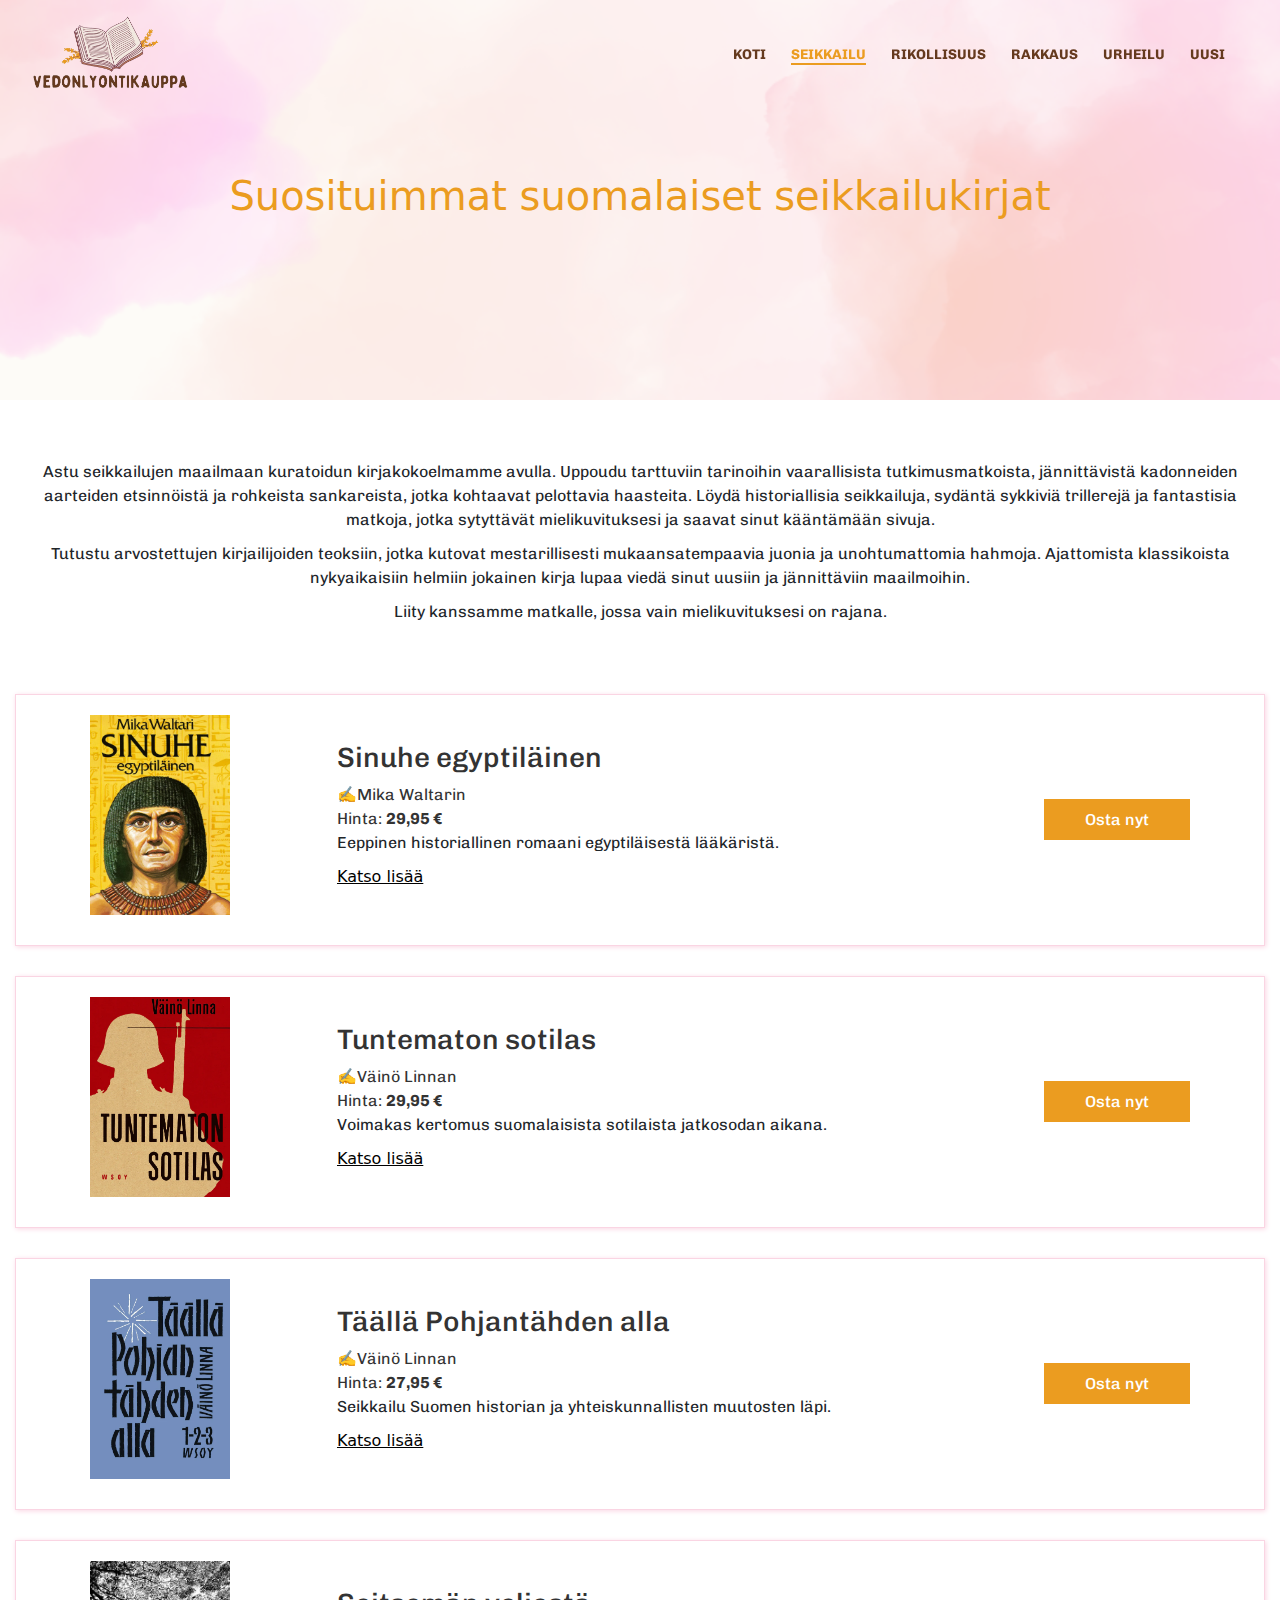
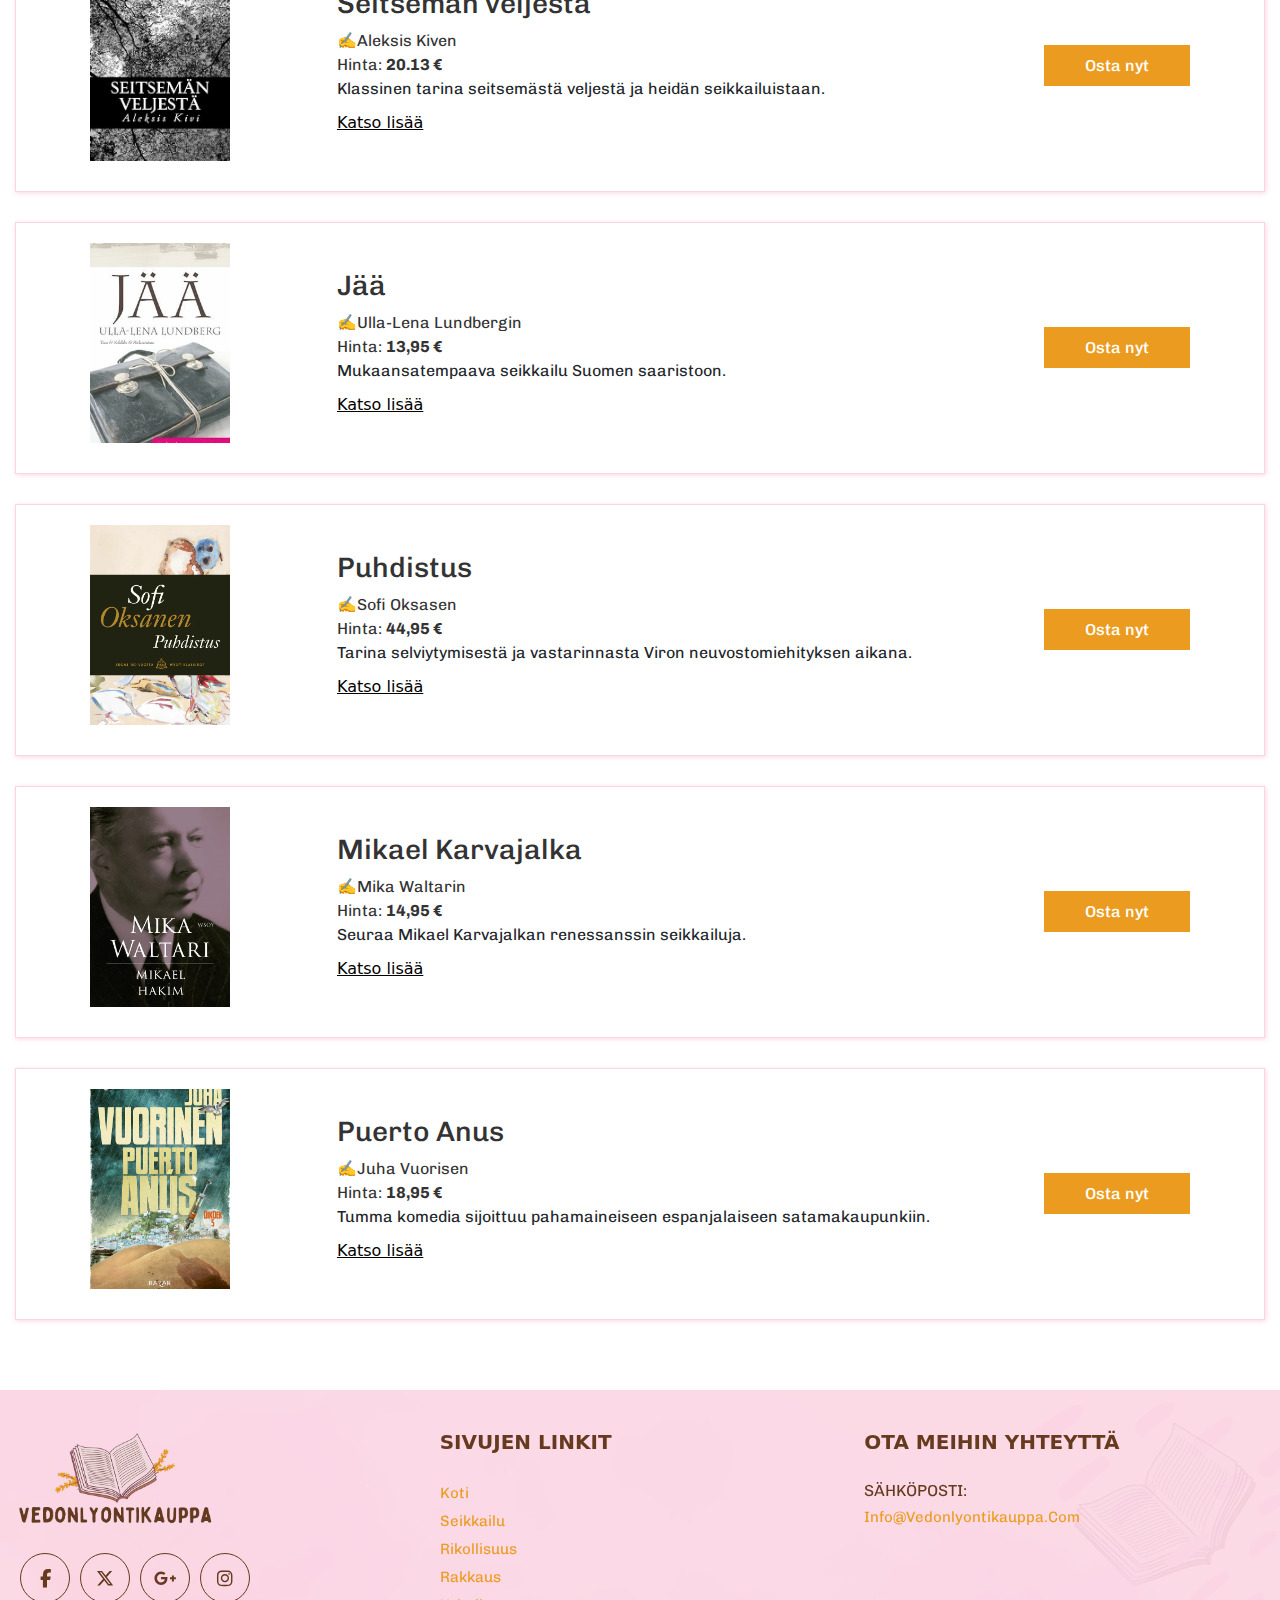
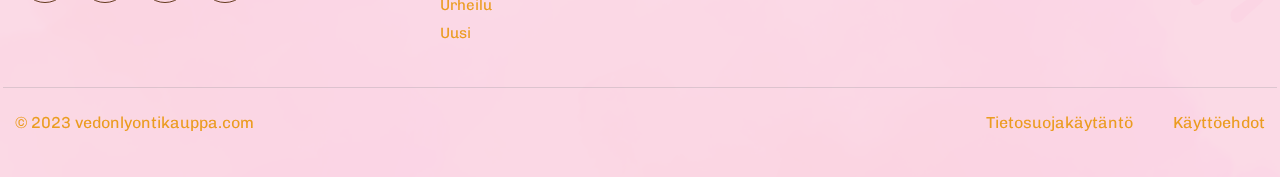
<file: adventure.html>
<!DOCTYPE html>
<html lang="fi">

<head>
    <meta charset="UTF-8">
    <meta name="viewport" content="width=device-width, initial-scale=1.0">
    <title>Seikkailu</title>
    <link rel="icon" type="image/x-icon" href="assets/image/favicon.png">
    <link rel="stylesheet" href="https://cdnjs.cloudflare.com/ajax/libs/font-awesome/6.5.1/css/all.min.css">
    <link rel="stylesheet" href="assets/css/aos.css">
    <link rel="stylesheet" href="assets/css/bootstrap.css">
    <link rel="stylesheet" href="assets/css/slick.min.css">
    <link rel="stylesheet" href="assets/css/slick-theme.min.css">
    <link rel="stylesheet" href="assets/css/style.css">
    <link rel="stylesheet" href="assets/css/responsive.css">
</head>

<body>
    <!-- header section start -->
    <header>
        <div class="container">
            <div class="navbar">
                <div class="logo"><a href="index.html"><img src="assets/image/logo.png" alt="logo"></a></div>
                <div class="navlink">
                    <div class="closebutton"><i class="fa fa-times-circle" aria-hidden="true"></i></div>
                    <ul>
                        <li><a href="index.html">Koti</a></li>
                        <li><a href="adventure.html" class="active">Seikkailu</a></li>
                        <li><a href="crime.html">Rikollisuus</a></li>
                        <li><a href="love.html">Rakkaus</a></li>
                        <li><a href="sport.html">Urheilu</a></li>
                        <li><a href="new.html">Uusi</a></li>
                    </ul>
                </div>
                <div class="open"><i class="fa fa-bars" aria-hidden="true"></i></div>
            </div>
        </div>
    </header>
    <!-- header section start -->

    <!-- home banner start -->
    <section class="adventure_banner">
        <div class="container">
            <div class="row">
                <div class="col-lg-12">
                    <div class="banner_box">
                        <h1>Suosituimmat suomalaiset seikkailukirjat</h1>
                    </div>
                </div>
            </div>
        </div>
    </section>
    <!-- home banner end -->
    <!-- adventure detail section start -->
    <div class="adven_detail">
        <div class="container">
            <div class="row">
                <div class="col-12">
                    <div class="adven_text">
                        <p>Astu seikkailujen maailmaan kuratoidun kirjakokoelmamme avulla. Uppoudu tarttuviin
                            tarinoihin vaarallisista tutkimusmatkoista, jännittävistä kadonneiden aarteiden etsinnöistä
                            ja
                            rohkeista sankareista, jotka kohtaavat pelottavia haasteita. Löydä historiallisia
                            seikkailuja,
                            sydäntä sykkiviä trillerejä ja fantastisia matkoja, jotka sytyttävät mielikuvituksesi ja
                            saavat
                            sinut kääntämään sivuja.</p>
                        <p>Tutustu arvostettujen kirjailijoiden teoksiin, jotka kutovat mestarillisesti
                            mukaansatempaavia
                            juonia ja unohtumattomia hahmoja. Ajattomista klassikoista nykyaikaisiin helmiin jokainen
                            kirja lupaa viedä sinut uusiin ja jännittäviin maailmoihin.
                        </p>
                        <p>Liity kanssamme matkalle, jossa vain mielikuvituksesi on rajana.</p>
                    </div>
                </div>
            </div>
        </div>
    </div>
    <!-- adventure detail section end -->
    <!-- detail section start -->
    <div class="thessa_detail">
        <div class="container">
            <div class="row">

                <div class="col-12">
                    <div class="thessa-inner">
                        <div class="img_transition"><img src="assets/image/seikkailu.webp" alt="thessa"></div>
                        <div class="together"> <a href="https://www.suomalainen.com/products/sinuhe-egyptilainen-2">
                                <h3>Sinuhe egyptiläinen</h3>
                                <span>✍️Mika Waltarin</span>
                                <p>Hinta: <b>29,95 €</b></p>
                            </a>
                            <p>Eeppinen historiallinen romaani egyptiläisestä lääkäristä.</p>
                            <div class="view">
                                <button class="toggle_btn">Katso lisää</button>
                                <div class="content" style="display: none;">
                                    <p>Tämä klassikko suomalainen romaani seuraa egyptiläisen lääkärin Sinuhen elämää
                                        hänen
                                        navigoiessaan muinaisen Egyptin monimutkaisissa paikoissa. Matkansa aikana
                                        Sinuhe
                                        kohtaa rakkauden, sodan ja poliittisen juonittelun tarjoten runsaasti
                                        historiallisia ja
                                        kulttuurisia yksityiskohtia.
                                    </p>
                                </div>
                            </div>
                        </div>
                        <div class="hotel_btn">
                            <a href="https://www.suomalainen.com/products/sinuhe-egyptilainen-2"
                                class="button_main">Osta nyt</a>
                        </div>
                    </div>
                </div>

                <div class="col-12">
                    <div class="thessa-inner">
                        <div class="img_transition"><img src="assets/image/tuntimaton.webp" alt="thessa"></div>
                        <div class="together"> <a
                                href="https://www.suomalainen.com/products/tuntematon-sotilas?queryId=a51c8b753d04b19cefe39cc066fa31f9&objectId=48385628438863">
                                <h3>Tuntematon sotilas

                                </h3>
                                <span> ✍️Väinö Linnan</span>
                                <p>Hinta: <b>29,95 €</b></p>
                            </a>
                            <p>Voimakas kertomus suomalaisista sotilaista jatkosodan aikana.
                            </p>
                            <div class="view">
                                <button class="toggle_btn">Katso lisää</button>
                                <div class="content" style="display: none;">
                                    <p>"Tuntematon sotilas" tarjoaa mukaansatempaavan ja realistisen kuvauksen
                                        suomalaissotilaiden kokemuksista jatkosodassa Neuvostoliittoa vastaan. Romaani
                                        keskittyy
                                        joukkoon sotilaita korostaen heidän toveruuttaan, taistelujaan ja sodan julmaa
                                        todellisuutta.
                                    </p>
                                </div>
                            </div>
                        </div>
                        <div class="hotel_btn">
                            <a href="https://www.suomalainen.com/products/tuntematon-sotilas?queryId=a51c8b753d04b19cefe39cc066fa31f9&objectId=48385628438863"
                                class="button_main">Osta nyt</a>
                        </div>
                    </div>
                </div>
                <div class="col-12">
                    <div class="thessa-inner">
                        <div class="img_transition"><img src="assets/image/taalla.webp" alt="thessa"></div>
                        <div class="together"> <a
                                href="https://www.suomalainen.com/products/taalla-pohjantahden-alla-1-3">
                                <h3>Täällä Pohjantähden alla
                                </h3>
                                <span>
                                    ✍️Väinö Linnan</span>
                                <p>Hinta: <b>27,95 €</b></p>
                            </a>
                            <p>Seikkailu Suomen historian ja yhteiskunnallisten muutosten läpi.
                            </p>
                            <div class="view">
                                <button class="toggle_btn">Katso lisää</button>
                                <div class="content" style="display: none;">
                                    <p>Tämä useita vuosikymmeniä kattava romaani jäljittää Koskelan perheen elämää
                                        pienessä
                                        suomalaisessa kylässä. Se kattaa merkittäviä tapahtumia Suomen historiassa,
                                        mukaan
                                        lukien sisällissota, ja käsittelee yhteiskunnallisen muutoksen, luokkataistelun
                                        ja ihmisen
                                        kestävyyden teemoja.

                                    </p>
                                </div>
                            </div>
                        </div>
                        <div class="hotel_btn">
                            <a href="https://www.suomalainen.com/products/taalla-pohjantahden-alla-1-3"
                                class="button_main">Osta nyt</a>
                        </div>
                    </div>
                </div>
                <div class="col-12">
                    <div class="thessa-inner">
                        <div class="img_transition"><img src="assets/image/seitseman.jpg" alt="thessa"></div>
                        <div class="together"> <a
                                href="https://www.amazon.co.uk/Seitsem%C3%A4n-veljest%C3%A4-Aleksis-Kivi/dp/1484085876">
                                <h3>Seitsemän veljestä
                                </h3>
                                <span>✍️Aleksis Kiven
                                </span>
                                <p>Hinta: <b>20.13 €</b></p>
                            </a>
                            <p>Klassinen tarina seitsemästä veljestä ja heidän seikkailuistaan.</p>
                            <div class="view">
                                <button class="toggle_btn">Katso lisää</button>
                                <div class="content" style="display: none;">
                                    <p>Tämä rakas suomalainen klassikko kertoo seitsemästä kurittomasta veljestä, jotka
                                        jättävät
                                        kotinsa paeta yhteiskunnallisia paineita. Heidän matkansa erämaan halki on
                                        täynnä
                                        humoristisia ja haastavia kohtaamisia, jotka johtavat lopulta henkilökohtaiseen
                                        kasvuun ja
                                        sovintoon yhteisönsä kanssa.
                                    </p>
                                </div>
                            </div>
                        </div>
                        <div class="hotel_btn">
                            <a href="https://www.amazon.co.uk/Seitsem%C3%A4n-veljest%C3%A4-Aleksis-Kivi/dp/1484085876"
                                class="button_main">Osta nyt</a>
                        </div>
                    </div>
                </div>
                <div class="col-12">
                    <div class="thessa-inner">
                        <div class="img_transition"><img src="assets/image/jaaulla.avif" alt="thessa"></div>
                        <div class="together"> <a href="https://www.suomalainen.com/products/jaa-2">
                                <h3>Jää
                                </h3>
                                <span>✍️Ulla-Lena Lundbergin</span>
                                <p>Hinta: <b>13,95 €</b></p>
                            </a>
                            <p>Mukaansatempaava seikkailu Suomen saaristoon.
                            </p>
                            <div class="view">
                                <button class="toggle_btn">Katso lisää</button>
                                <div class="content" style="display: none;">
                                    <p>"Jää" seuraa nuoren papin ja hänen perheensä elämää, jotka muuttavat syrjäiselle
                                        saarelle
                                        Suomen saaristoon. Romaani vangitsee kauniisti ankaran ja upean ympäristön sekä
                                        yhteisön kamppailut ja voitot vaihtelevien vuodenaikojen taustalla.
                                    </p>
                                </div>
                            </div>
                        </div>
                        <div class="hotel_btn">
                            <a href="https://www.suomalainen.com/products/jaa-2" class="button_main">Osta nyt</a>
                        </div>
                    </div>
                </div>
                <div class="col-12">
                    <div class="thessa-inner">
                        <div class="img_transition"><img src="assets/image/pubdistus.webp" alt="thessa"></div>
                        <div class="together"> <a
                                href="https://www.suomalainen.com/products/puhdistus-2?queryId=5cc195dfce91c8f90cf57d70d9b647d5&objectId=48453940052303">
                                <h3>Puhdistus

                                </h3>
                                <span>✍️Sofi Oksasen
                                </span>
                                <p>Hinta: <b>44,95 €</b></p>
                            </a>
                            <p>Tarina selviytymisestä ja vastarinnasta Viron neuvostomiehityksen aikana.

                            </p>
                            <div class="view">
                                <button class="toggle_btn">Katso lisää</button>
                                <div class="content" style="display: none;">
                                    <p>Tämä voimakas romaani kietoutuu kahden naisen, Aliiden ja Zaran, elämän eri
                                        sukupolvien
                                        kesken. Se tutkii sorron, selviytymisen ja neuvostoajan kummittelevan perinnön
                                        teemoja
                                        Virossa paljastaen syviä henkilökohtaisia ja historiallisia arpia.
                                    </p>
                                </div>
                            </div>
                        </div>
                        <div class="hotel_btn">
                            <a href="https://www.suomalainen.com/products/puhdistus-2?queryId=5cc195dfce91c8f90cf57d70d9b647d5&objectId=48453940052303"
                                class="button_main">Osta nyt</a>
                        </div>
                    </div>
                </div>
                <div class="col-12">
                    <div class="thessa-inner">
                        <div class="img_transition"><img src="assets/image/mikael.webp" alt="thessa"></div>
                        <div class="together"> <a
                                href="https://www.suomalainen.com/products/mikael-hakim-3?queryId=f76604f4b938b8aa32aea73aa2d85035&objectId=39754231545945">
                                <h3>Mikael Karvajalka
                                </h3>
                                <span>✍️Mika Waltarin
                                </span>
                                <p>Hinta: <b>14,95 €</b></p>
                            </a>
                            <p>Seuraa Mikael Karvajalkan renessanssin seikkailuja.

                            </p>
                            <div class="view">
                                <button class="toggle_btn">Katso lisää</button>
                                <div class="content" style="display: none;">
                                    <p>Renessanssin myrskyisälle ajalle sijoittuva romaani seuraa nuoren suomalaisen
                                        Mikael
                                        Karvajalkan seikkailuja. Hänen matkansa vievät hänet ympäri Eurooppaa, missä hän
                                        kohtaa
                                        lukemattomia historiallisia henkilöitä ja tapahtumia, jotka tarjoavat elävän
                                        kuvauksen
                                        aikakaudesta.
                                    </p>
                                </div>
                            </div>
                        </div>
                        <div class="hotel_btn">
                            <a href="https://www.suomalainen.com/products/mikael-hakim-3?queryId=f76604f4b938b8aa32aea73aa2d85035&objectId=39754231545945"
                                class="button_main">Osta nyt</a>
                        </div>
                    </div>
                </div>
                <div class="col-12">
                    <div class="thessa-inner">
                        <div class="img_transition"><img src="assets/image/puerto.webp" alt="thessa"></div>
                        <div class="together"> <a
                                href="https://www.suomalainen.com/collections/kirjailija-juha-vuorinen/products/puerto-anus">
                                <h3>Puerto Anus</h3>
                                <span>✍️Juha Vuorisen
                                </span>
                                <p>Hinta: <b>18,95 €
                                    </b></p>
                            </a>
                            <p>Tumma komedia sijoittuu pahamaineiseen espanjalaiseen satamakaupunkiin.</p>
                            <div class="view">
                                <button class="toggle_btn">Katso lisää</button>
                                <div class="content" style="display: none;">
                                    <p>Juha Vuorisen "Puerto Anus" on synkän koominen romaani, joka vie lukijat
                                        pahamaineisen
                                        espanjalaisen satamakaupungin kaoottiseen ja usein törkeään maailmaan. Villistä
                                        yöelämästään ja omalaatuisista asukkaistaan tunnettu Puerto Anus on taustana
                                        lukuisille
                                        seikkailuille ja kieroutuneelle huumorille. Vuorisen terävä nokkeluus ja
                                        horjumaton satiiri
                                        maalaavat elävän kuvan kaupungin omituisista hahmoista epäilyttävästä
                                        paikallisesta
                                        hämmentyneeseen turistiin. Romaanissa käsitellään liiallisuuden, typeryyden ja
                                        ihmisten
                                        käyttäytymisen absurdiuden teemoja, joten se on kiehtovaa ja viihdyttävää
                                        luettavaa niille,
                                        jotka arvostavat synkkää huumoria ja sosiaalista satiiria
                                    </p>
                                </div>
                            </div>
                        </div>
                        <div class="hotel_btn">
                            <a href="https://www.suomalainen.com/collections/kirjailija-juha-vuorinen/products/puerto-anus"
                                class="button_main">Osta nyt</a>
                        </div>
                    </div>
                </div>
                <!-- <div class="col-xl-6 col-lg-6 col-md-12 col-sm-12 col-12 mb-3">
                    <div class="thessa-inner">
                        <div class="img_transition"><img src="image/museam.jpg" alt="thessa"></div>
                        <a href="https://www.atomicmuseum.vegas/">
                            <h3>The National Atomic Testing Museum
                            </h3>
                        </a>
                        <p><i class="fa fa-map-marker" aria-hidden="true"></i>
                            755 E Flamingo Rd, Las Vegas, NV 89119</p>
                        <p>Liput: <b>$24</b></p>
                        <div class="view">
                            <button class="toggle_btn">Lue lisää</button>
                            <div class="content">
                                <p>Tämä museo tarjoaa syvällisen katsauksen ydinkokeiden historiaan Nevadan
                                    testialueella.
                                </p>
                                <p>Esittelee atomin aikakauden esineitä ja interaktiivisia näyttelyitä.</p>
                            </div>
                        </div>
                        <div class="hotel_btn">
                            <a href="https://www.atomicmuseum.vegas/" class="button_main">Vieraile
                                verkkosivustolla</a>
                        </div>
                    </div>

                </div> -->
            </div>

        </div>
    </div>
    <!-- detail section end -->
    <!-- footer section start -->
    <div class="footer">
        <div class="container">
            <div class="row">
                <div class="col-lg-4 col-sm-6 col-xs-12">
                    <div class="single_footer">
                        <a href="#">
                            <h4><img src="assets/image/logo.png" alt="logo"></h4>
                        </a>
                        <ul>
                            <li></li>
                        </ul>
                        <div class="social_profile">
                            <ul>
                                <li><a href="#"><i class="fa-brands fa-facebook-f"></i></a></li>
                                <li><a href="#"><i class="fa-brands fa-x-twitter"></i></a></li>
                                <li><a href="#"><i class="fa-brands fa-google-plus-g"></i></a></li>
                                <li><a href="#"><i class="fa-brands fa-instagram"></i></a></li>
                            </ul>
                        </div>
                    </div>
                </div>
                <div class="col-md-4 col-sm-6 col-xs-12">
                    <div class="single_footer single_footer_address">
                        <h4>
                            Sivujen linkit</h4>

                            <ul>
                                <li><a href="index.html">Koti</a></li>
                                <li><a href="adventure.html">Seikkailu</a></li>
                                <li><a href="crime.html">Rikollisuus</a></li>
                                <li><a href="love.html">Rakkaus</a></li>
                                <li><a href="sport.html">Urheilu</a></li>
                                <li><a href="new.html">Uusi</a></li>
                            </ul>


                    </div>
                </div>
                <div class="col-md-4 col-sm-12 col-xs-12">
                    <div class="single_footer single_footer_address">
                        <h4>Ota meihin yhteyttä</h4>
                        <div class="email">
                            <p>SÄHKÖPOSTI:
                            </p>
                            <ul>
                                <li>
                                    <a href="mailto:info@vedonlyontikauppa.com">info@vedonlyontikauppa.com</a>
                                </li>
                            </ul>
                        </div>

                    </div>
                </div>
            </div>


            <div class="row">
                <div class="copyright">
                    <div class="col-md-6">
                        <div class="copy-text">
                            <p>© 2023 vedonlyontikauppa.com
                            </p>
                        </div>
                    </div>
                    <div class="col-md-6">
                        <div class="policy">
                            <ul>
                                <li><a href="privacy.html">Tietosuojakäytäntö</a></li>
                                <li><a href="terms.html">Käyttöehdot</a></li>
                            </ul>
                        </div>
                    </div>
                </div>
            </div>

        </div>
    </div>
    <!-- footer section end -->
    <script src="assets/javascript/jquery.min.js"></script>
    <script src="assets/javascript/aos.js"></script>
    <script src="assets/javascript/slick.js"></script>
    <script src="assets/javascript/bootstrap.min.js"></script>
    <script src="assets/javascript/custom.js"></script>


    <script>
        $(document).ready(function () {
            $(".caffes_services").slick({
                slidesToShow: 4,
                slidesToScroll: 1,
                arrows: true,
                responsive: [
                    {
                        breakpoint: 767,
                        settings: {
                            slidesToShow: 1,
                            arrows: false,
                            dots: true,
                            slidesToScroll: 1
                        }
                    }
                ]
            });
        });
    </script>


</body>

</html>
</file>
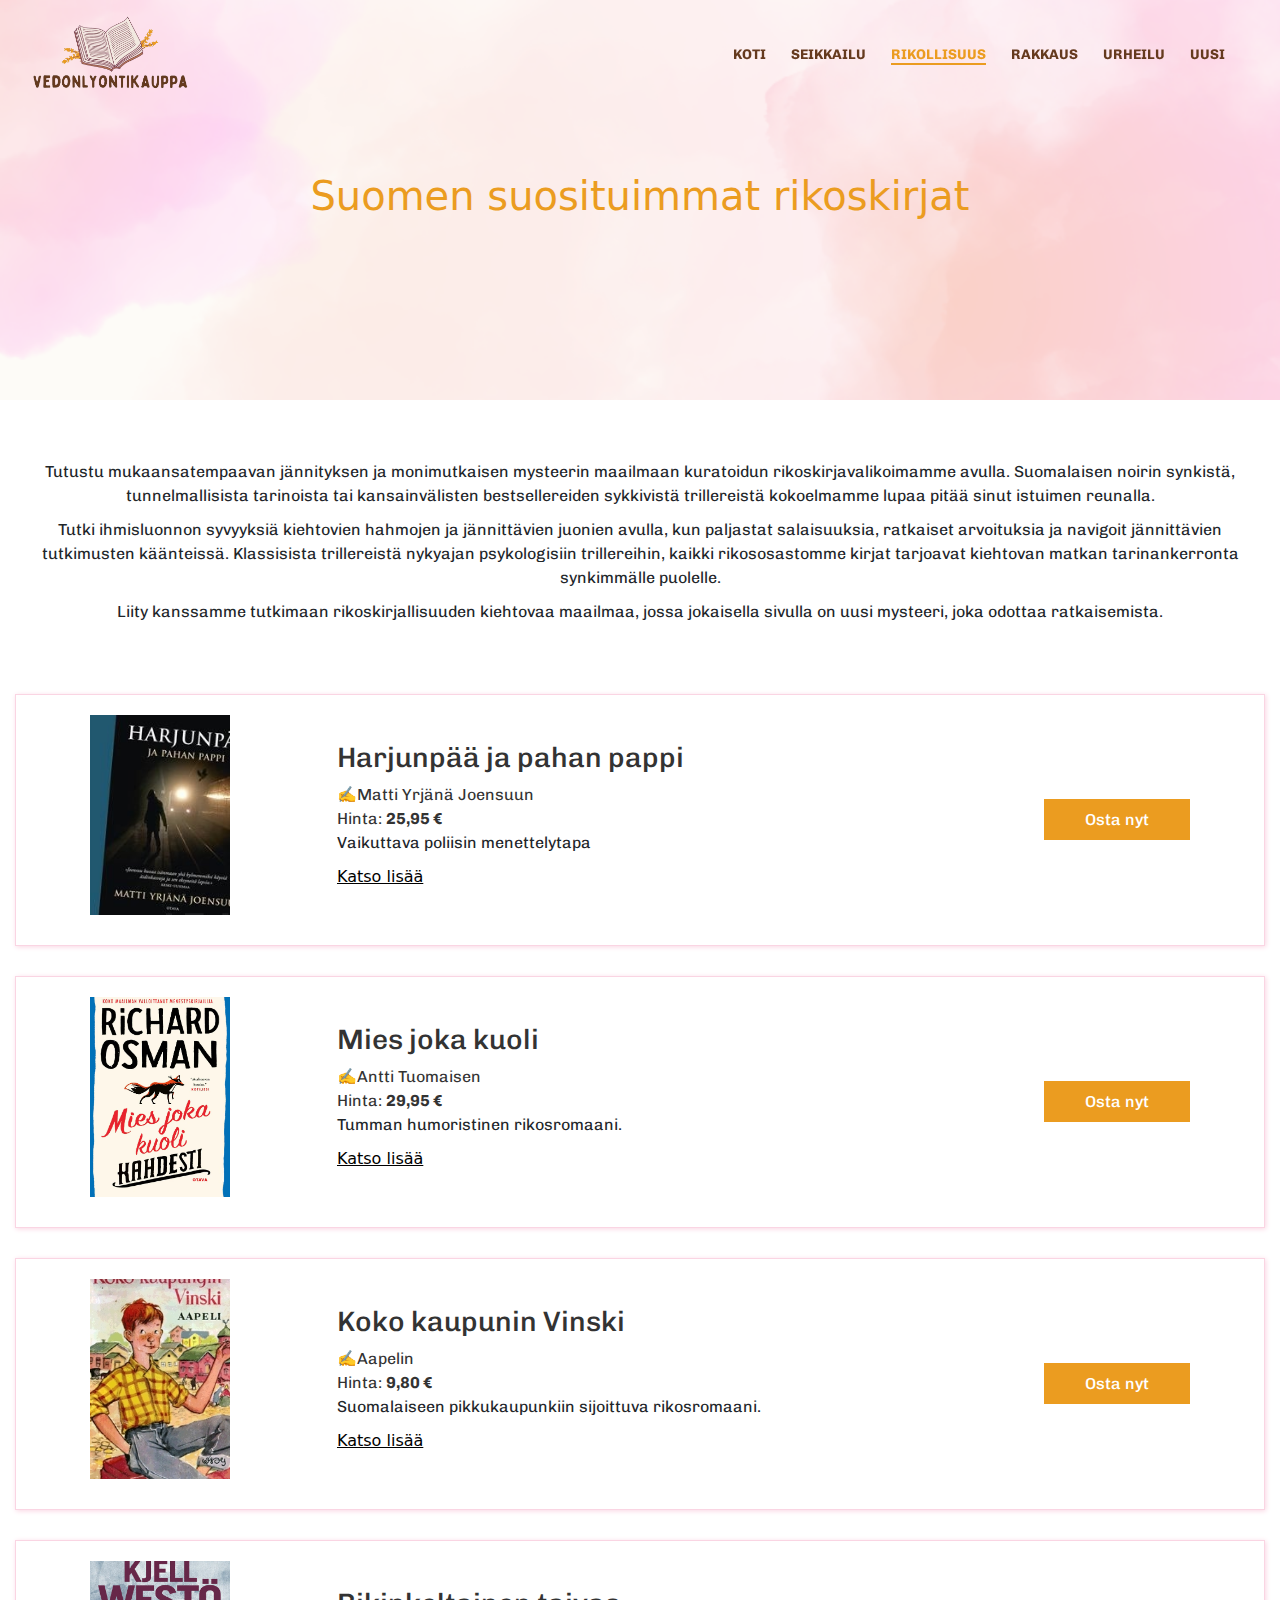
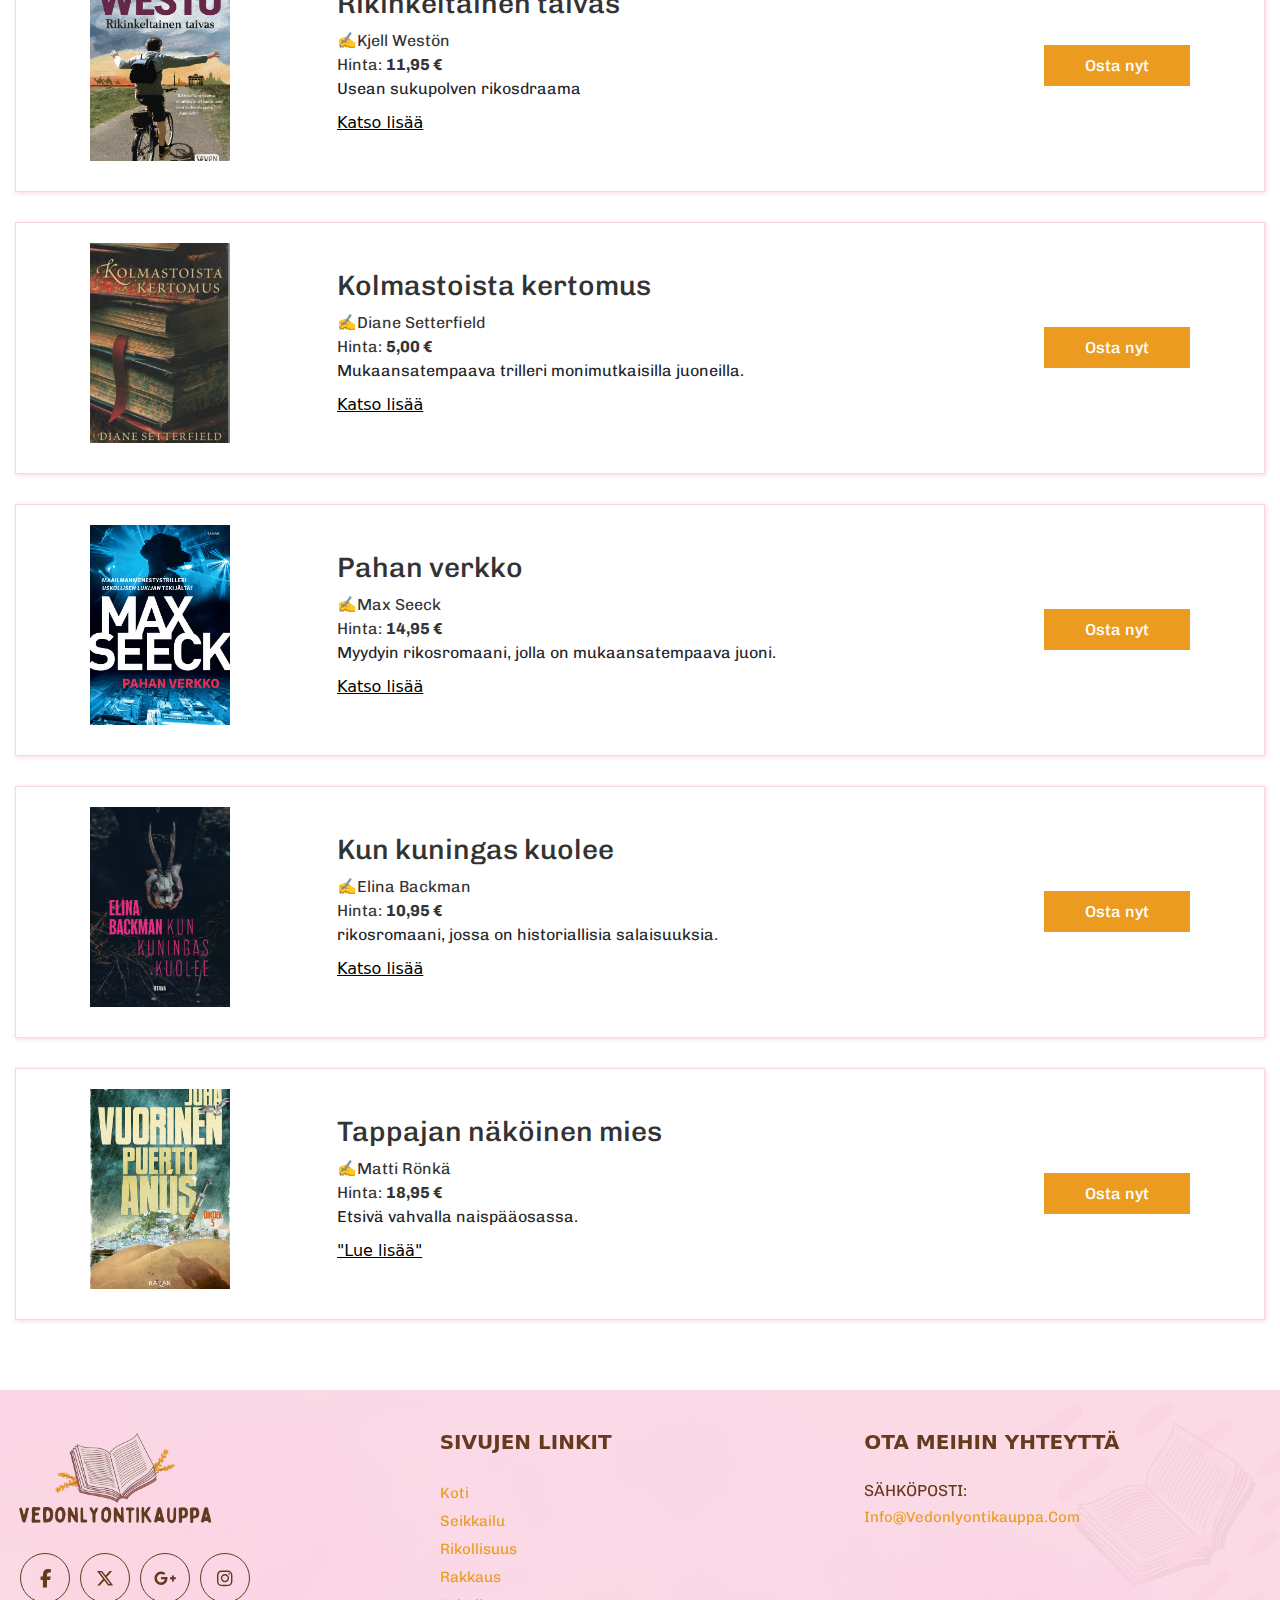
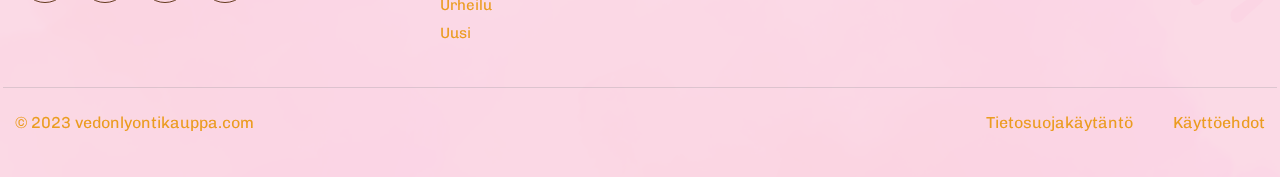
<file: crime.html>
<!DOCTYPE html>
<html lang="fi">

<head>
    <meta charset="UTF-8">
    <meta name="viewport" content="width=device-width, initial-scale=1.0">
    <title>Rikollisuus</title>
    <link rel="icon" type="image/x-icon" href="assets/image/favicon.png">
    <link rel="stylesheet" href="https://cdnjs.cloudflare.com/ajax/libs/font-awesome/6.5.1/css/all.min.css">
    <link rel="stylesheet" href="assets/css/aos.css">
    <link rel="stylesheet" href="assets/css/bootstrap.css">
    <link rel="stylesheet" href="assets/css/slick.min.css">
    <link rel="stylesheet" href="assets/css/slick-theme.min.css">
    <link rel="stylesheet" href="assets/css/style.css">
    <link rel="stylesheet" href="assets/css/responsive.css">
</head>

<body>
    <!-- header section start -->
    <header>
        <div class="container">
            <div class="navbar">
                <div class="logo"><a href="index.html"><img src="assets/image/logo.png" alt="logo"></a></div>
                <div class="navlink">
                    <div class="closebutton"><i class="fa fa-times-circle" aria-hidden="true"></i></div>
                    <ul>
                        <li><a href="index.html">Koti</a></li>
                        <li><a href="adventure.html">Seikkailu</a></li>
                        <li><a href="crime.html" class="active">Rikollisuus</a></li>
                        <li><a href="love.html">Rakkaus</a></li>
                        <li><a href="sport.html">Urheilu</a></li>
                        <li><a href="new.html">Uusi</a></li>
                    </ul>
                </div>
                <div class="open"><i class="fa fa-bars" aria-hidden="true"></i></div>
            </div>
        </div>
    </header>
    <!-- header section start -->

    <!-- home banner start -->
    <section class="adventure_banner">
        <div class="container">
            <div class="row">
                <div class="col-lg-12">
                    <div class="banner_box">
                        <h1>Suomen suosituimmat rikoskirjat</h1>
                    </div>
                </div>
            </div>
        </div>
    </section>
    <!-- home banner end -->
    <!-- adventure detail section start -->
    <div class="adven_detail">
        <div class="container">
            <div class="row">
                <div class="col-12">
                    <div class="adven_text">
                        <p>Tutustu mukaansatempaavan jännityksen ja monimutkaisen mysteerin maailmaan
                            kuratoidun rikoskirjavalikoimamme avulla. Suomalaisen noirin synkistä, tunnelmallisista
                            tarinoista tai kansainvälisten bestsellereiden sykkivistä trillereistä kokoelmamme lupaa
                            pitää
                            sinut istuimen reunalla.
                        </p>
                        <p>Tutki ihmisluonnon syvyyksiä kiehtovien hahmojen ja jännittävien juonien avulla, kun
                            paljastat salaisuuksia, ratkaiset arvoituksia ja navigoit jännittävien tutkimusten
                            käänteissä.
                            Klassisista trillereistä nykyajan psykologisiin trillereihin, kaikki rikososastomme kirjat
                            tarjoavat kiehtovan matkan tarinankerronta synkimmälle puolelle.
                        </p>
                        <p>Liity kanssamme tutkimaan rikoskirjallisuuden kiehtovaa maailmaa, jossa jokaisella sivulla
                            on uusi mysteeri, joka odottaa ratkaisemista.</p>
                    </div>
                </div>
            </div>
        </div>
    </div>
    <!-- adventure detail section end -->
    <!-- detail section start -->
    <div class="thessa_detail">
        <div class="container">
            <div class="row">

                <div class="col-12">
                    <div class="thessa-inner">
                        <div class="img_transition"><img src="assets/image/harjunpaa.avif" alt="thessa"></div>
                        <div class="together"> <a
                                href="https://www.suomalainen.com/products/harjunpaa-ja-pahan-pappi-3">
                                <h3>Harjunpää ja pahan pappi
                                </h3>
                                <span>✍️Matti Yrjänä Joensuun</span>
                                <p>Hinta: <b>25,95 €</b></p>
                            </a>
                            <p>Vaikuttava poliisin menettelytapa
                            </p>
                            <div class="view">
                                <button class="toggle_btn">Katso lisää</button>
                                <div class="content" style="display: none;">
                                    <p>Etsivä Timo Harjunpää tutkii joukkoa julmia rikoksia Helsingissä. Romaani kaivaa
                                        sekä
                                        rikollisten että etsivien psyykettä ja tarjoaa yksityiskohtaisen ja realistisen
                                        kuvauksen
                                        poliisityöstä ja lainvalvontaviranomaisten kohtaamista moraalisista ongelmista.
                                    </p>
                                </div>
                            </div>
                        </div>
                        <div class="hotel_btn">
                            <a href="https://www.suomalainen.com/products/harjunpaa-ja-pahan-pappi-3"
                                class="button_main">Osta nyt</a>
                        </div>
                    </div>
                </div>

                <div class="col-12">
                    <div class="thessa-inner">
                        <div class="img_transition"><img src="assets/image/mielsjoka.webp" alt="thessa"></div>
                        <div class="together"> <a href="https://www.suomalainen.com/products/mies-joka-kuoli-kahdesti-3?queryId=1e84ba2482bab1c3a51e97efa018d104&objectId=40227568287833">
                                <h3>Mies joka kuoli

                                </h3>
                                <span> ✍️Antti Tuomaisen</span>
                                <p>Hinta: <b>29,95 €</b></p>
                            </a>
                            <p>Tumman humoristinen rikosromaani.</p>
                            <div class="view">
                                <button class="toggle_btn">Katso lisää</button>
                                <div class="content" style="display: none;">
                                    <p>Menestyvä sieniyrittäjä Jaakko Kaunismaa huomaa olevansa hiljalleen myrkytettynä
                                        ja
                                        hänellä on vain vähän elinaikaa. Hän on päättänyt löytää mahdollisen tappajansa
                                        ja aloittaa
                                        tutkimuksen synkästä komediasta, joka on täynnä odottamattomia käänteitä ja
                                        omituisia
                                        hahmoja.
                                    </p>
                                </div>
                            </div>
                        </div>
                        <div class="hotel_btn">
                            <a href="https://www.suomalainen.com/products/mies-joka-kuoli-kahdesti-3?queryId=1e84ba2482bab1c3a51e97efa018d104&objectId=40227568287833" class="button_main">Osta
                                nyt</a>
                        </div>
                    </div>
                </div>
                <div class="col-12">
                    <div class="thessa-inner">
                        <div class="img_transition"><img src="assets/image/kokokaupungin.jpg" alt="thessa"></div>
                        <div class="together"> <a
                                href="https://www.booky.fi/tuote/aapeli/koko_kaupungin_vinski/9789510330111">
                                <h3>Koko kaupunin Vinski

                                </h3>
                                <span>
                                    ✍️Aapelin</span>
                                <p>Hinta: <b>9,80 €</b></p>
                            </a>
                            <p>Suomalaiseen pikkukaupunkiin sijoittuva rikosromaani.

                            </p>
                            <div class="view">
                                <button class="toggle_btn">Katso lisää</button>
                                <div class="content" style="display: none;">
                                    <p>Tässä viehättävässä ja nostalgisessa romaanissa nuori Vinski saa maagisen
                                        jauheen, joka
                                        tekee hänestä näkymätön. Uusia voimiaan käyttäen hän paljastaa ja estää
                                        rikollisen
                                        toiminnan pikkukaupungissaan sekoittaen ripauksen mysteeriä fantasiaan.

                                    </p>
                                </div>
                            </div>
                        </div>
                        <div class="hotel_btn">
                            <a href="https://www.booky.fi/tuote/aapeli/koko_kaupungin_vinski/9789510330111"
                                class="button_main">Osta nyt</a>
                        </div>
                    </div>
                </div>
                <div class="col-12">
                    <div class="thessa-inner">
                        <div class="img_transition"><img src="assets/image/weston.jpg" alt="thessa"></div>
                        <div class="together"> <a href="https://www.suomalainen.com/products/rikinkeltainen-taivas-2">
                                <h3>Rikinkeltainen taivas</h3>
                                <span>
                                    ✍️Kjell Westön</span>
                                <p>Hinta: <b>11,95 €</b></p>
                            </a>
                            <p>Usean sukupolven rikosdraama
                            </p>
                            <div class="view">
                                <button class="toggle_btn">Katso lisää</button>
                                <div class="content" style="display: none;">
                                    <p>Tämä useita vuosikymmeniä kattava romaani tutkii kahden perheen toisiinsa
                                        kietoutunutta
                                        elämää. Kun menneisyyden salaisuudet ja rikokset paljastuvat, hahmojen on
                                        kohdattava
                                        historiansa ja tekojensa seuraukset tässä monimutkaisessa ja emotionaalisesti
                                        latautuneessa kertomuksessa.
                                    </p>
                                </div>
                            </div>
                        </div>
                        <div class="hotel_btn">
                            <a href="https://www.suomalainen.com/products/rikinkeltainen-taivas-2"
                                class="button_main">Osta nyt</a>
                        </div>
                    </div>
                </div>
                <div class="col-12">
                    <div class="thessa-inner">
                        <div class="img_transition"><img src="assets/image/kolmastoista.jpg" alt="thessa"></div>
                        <div class="together"> <a
                                href="https://www.antikvaari.fi/teos/kolmastoista-kertomus/62a31536eaa1ec176c37d23a">
                                <h3>Kolmastoista kertomus </h3>
                                <span>✍️Diane Setterfield
                                </span>
                                <p>Hinta: <b>5,00 €</b></p>
                            </a>
                            <p>Mukaansatempaava trilleri monimutkaisilla juoneilla.

                            </p>
                            <div class="view">
                                <button class="toggle_btn">Katso lisää</button>
                                <div class="content" style="display: none;">
                                    <p>Etsivä Maria Kallio tutkii tunnetun kirjailijan murhaa paljastaen petoksen ja
                                        piilotettujen
                                        motiivien verkon. Kun hän sukeltaa tapaukseen syvemmälle, hänen täytyy navigoida
                                        monimutkaisissa suhteissa ja salaisuuksissa, jotka uhkaavat paljastaa hänen oman
                                        elämänsä.
                                    </p>
                                </div>
                            </div>
                        </div>
                        <div class="hotel_btn">
                            <a href="https://www.antikvaari.fi/teos/kolmastoista-kertomus/62a31536eaa1ec176c37d23a"
                                class="button_main">Osta nyt</a>
                        </div>
                    </div>
                </div>
                <div class="col-12">
                    <div class="thessa-inner">
                        <div class="img_transition"><img src="assets/image/pahanverkko.webp" alt="thessa"></div>
                        <div class="together"> <a href="https://www.suomalainen.com/products/pahan-verkko">
                                <h3>Pahan verkko</h3>
                                <span>✍️Max Seeck</span>
                                <p>Hinta: <b>14,95 €</b></p>
                            </a>
                            <p>Myydyin rikosromaani, jolla on mukaansatempaava juoni.

                            </p>
                            <div class="view">
                                <button class="toggle_btn">Katso lisää</button>
                                <div class="content" style="display: none;">
                                    <p>Etsivä Jessica Niemi vetäytyy hyytävään tutkimukseen rituaalisista murhista,
                                        jotka ovat
                                        saaneet inspiraationsa bestseller-kirjailijan romaaneista. Kun hän kilpailee
                                        aikaa vastaan
                                        pysäyttääkseen tappajan, hänen on kohdattava oma synkkä menneisyytensä ja
                                        purettava
                                        monimutkainen valheiden ja petoksen verkko.</p>
                                </div>
                            </div>
                        </div>
                        <div class="hotel_btn">
                            <a href="https://www.suomalainen.com/products/pahan-verkko" class="button_main">Osta nyt</a>
                        </div>
                    </div>
                </div>
                <div class="col-12">
                    <div class="thessa-inner">
                        <div class="img_transition"><img src="assets/image/kunkuningas.jpg" alt="thessa"></div>
                        <div class="together"> <a href="https://www.suomalainen.com/products/kun-kuningas-kuolee-3?queryId=6f24932502e9992716761ec5381ea9e3&objectId=48313505481039">
                                <h3>Kun kuningas kuolee</h3>
                                <span>✍️Elina Backman</span>
                                <p>Hinta: <b>10,95 €</b></p>
                            </a>
                            <p>rikosromaani, jossa on historiallisia salaisuuksia.</p>
                            <div class="view">
                                <button class="toggle_btn">Katso lisää</button>
                                <div class="content" style="display: none;">
                                    <p>Toimittaja Saana Havas törmää kylmään tapaukseen, joka liittyy nuoren naisen
                                        salaperäiseen kuolemaan 1980-luvulla. Kaivautuessaan syvemmälle hän paljastaa
                                        yhteyksiä
                                        Suomen kuninkaalliseen historiaan, mikä johtaa jännittävään ja vaaralliseen
                                        tutkimukseen,
                                        joka ulottuu vuosikymmeniä.
                                    </p>
                                </div>
                            </div>
                        </div>
                        <div class="hotel_btn">
                            <a href="https://www.suomalainen.com/products/kun-kuningas-kuolee-3?queryId=6f24932502e9992716761ec5381ea9e3&objectId=48313505481039" class="button_main">Osta
                                nyt</a>
                        </div>
                    </div>
                </div>
                <div class="col-12">
                    <div class="thessa-inner">
                        <div class="img_transition"><img src="assets/image/puertoanus.webp" alt="thessa"></div>
                        <div class="together"> <a
                                href="https://www.suomalainen.com/collections/kirjailija-juha-vuorinen/products/puerto-anus">
                                <h3>Tappajan näköinen mies
                                </h3>
                                <span>✍️Matti Rönkä</span>
                                <p>Hinta: <b>18,95 €
                                    </b></p>
                            </a>
                            <p>Etsivä vahvalla naispääosassa.</p>
                            <div class="view">
                                <button class="toggle_btn">"Lue lisää"</button>
                                <div class="content" style="display: none;">
                                    <p>Tässä romaanissa etsivä Maria Kallio palaa tutkimaan sarjaa naisiin kohdistuneita
                                        julmia
                                        murhia. Kun hän navigoi tapauksen monimutkaisuudessa ja omissa
                                        henkilökohtaisissa
                                        haasteissaan, hänen on kohdattava armoton ja ovela tappaja.
                                    </p>
                                </div>
                            </div>
                        </div>
                        <div class="hotel_btn">
                            <a href="https://www.suomalainen.com/collections/kirjailija-juha-vuorinen/products/puerto-anus"
                                class="button_main">Osta nyt</a>
                        </div>
                    </div>
                </div>
                <!-- <div class="col-xl-6 col-lg-6 col-md-12 col-sm-12 col-12 mb-3">
                    <div class="thessa-inner">
                        <div class="img_transition"><img src="image/museam.jpg" alt="thessa"></div>
                        <a href="https://www.atomicmuseum.vegas/">
                            <h3>The National Atomic Testing Museum
                            </h3>
                        </a>
                        <p><i class="fa fa-map-marker" aria-hidden="true"></i>
                            755 E Flamingo Rd, Las Vegas, NV 89119</p>
                        <p>Liput: <b>$24</b></p>
                        <div class="view">
                            <button class="toggle_btn">Lue lisää</button>
                            <div class="content">
                                <p>Tämä museo tarjoaa syvällisen katsauksen ydinkokeiden historiaan Nevadan
                                    testialueella.
                                </p>
                                <p>Esittelee atomin aikakauden esineitä ja interaktiivisia näyttelyitä.</p>
                            </div>
                        </div>
                        <div class="hotel_btn">
                            <a href="https://www.atomicmuseum.vegas/" class="button_main">Vieraile
                                verkkosivustolla</a>
                        </div>
                    </div>

                </div> -->
            </div>

        </div>
    </div>
    <!-- detail section end -->
    <!-- footer section start -->
    <div class="footer">
        <div class="container">
            <div class="row">
                <div class="col-lg-4 col-sm-6 col-xs-12">
                    <div class="single_footer">
                        <a href="#">
                            <h4><img src="assets/image/logo.png" alt="logo"></h4>
                        </a>
                        <ul>
                            <li></li>
                        </ul>
                        <div class="social_profile">
                            <ul>
                                <li><a href="#"><i class="fa-brands fa-facebook-f"></i></a></li>
                                <li><a href="#"><i class="fa-brands fa-x-twitter"></i></a></li>
                                <li><a href="#"><i class="fa-brands fa-google-plus-g"></i></a></li>
                                <li><a href="#"><i class="fa-brands fa-instagram"></i></a></li>
                            </ul>
                        </div>
                    </div>
                </div>
                <div class="col-md-4 col-sm-6 col-xs-12">
                    <div class="single_footer single_footer_address">
                        <h4>
                            Sivujen linkit</h4>

                            <ul>
                                <li><a href="index.html">Koti</a></li>
                                <li><a href="adventure.html">Seikkailu</a></li>
                                <li><a href="crime.html">Rikollisuus</a></li>
                                <li><a href="love.html">Rakkaus</a></li>
                                <li><a href="sport.html">Urheilu</a></li>
                                <li><a href="new.html">Uusi</a></li>
                            </ul>


                    </div>
                </div>
                <div class="col-md-4 col-sm-12 col-xs-12">
                    <div class="single_footer single_footer_address">
                        <h4>Ota meihin yhteyttä</h4>
                        <div class="email">
                            <p>SÄHKÖPOSTI:
                            </p>
                            <ul>
                                <li>
                                    <a href="mailto:info@vedonlyontikauppa.com">info@vedonlyontikauppa.com</a>
                                </li>
                            </ul>
                        </div>

                    </div>
                </div>
            </div>


            <div class="row">
                <div class="copyright">
                    <div class="col-md-6">
                        <div class="copy-text">
                            <p>© 2023 vedonlyontikauppa.com
                            </p>
                        </div>
                    </div>
                    <div class="col-md-6">
                        <div class="policy">
                            <ul>
                                <li><a href="privacy.html">Tietosuojakäytäntö</a></li>
                                <li><a href="terms.html">Käyttöehdot</a></li>
                            </ul>
                        </div>
                    </div>
                </div>
            </div>

        </div>
    </div>
    <!-- footer section end -->
    <script src="assets/javascript/jquery.min.js"></script>
    <script src="assets/javascript/aos.js"></script>
    <script src="assets/javascript/slick.js"></script>
    <script src="assets/javascript/bootstrap.min.js"></script>
    <script src="assets/javascript/custom.js"></script>


    <script>
        $(document).ready(function () {
            $(".caffes_services").slick({
                slidesToShow: 4,
                slidesToScroll: 1,
                arrows: true,
                responsive: [
                    {
                        breakpoint: 767,
                        settings: {
                            slidesToShow: 1,
                            arrows: false,
                            dots: true,
                            slidesToScroll: 1
                        }
                    }
                ]
            });
        });
    </script>


</body>

</html>
</file>
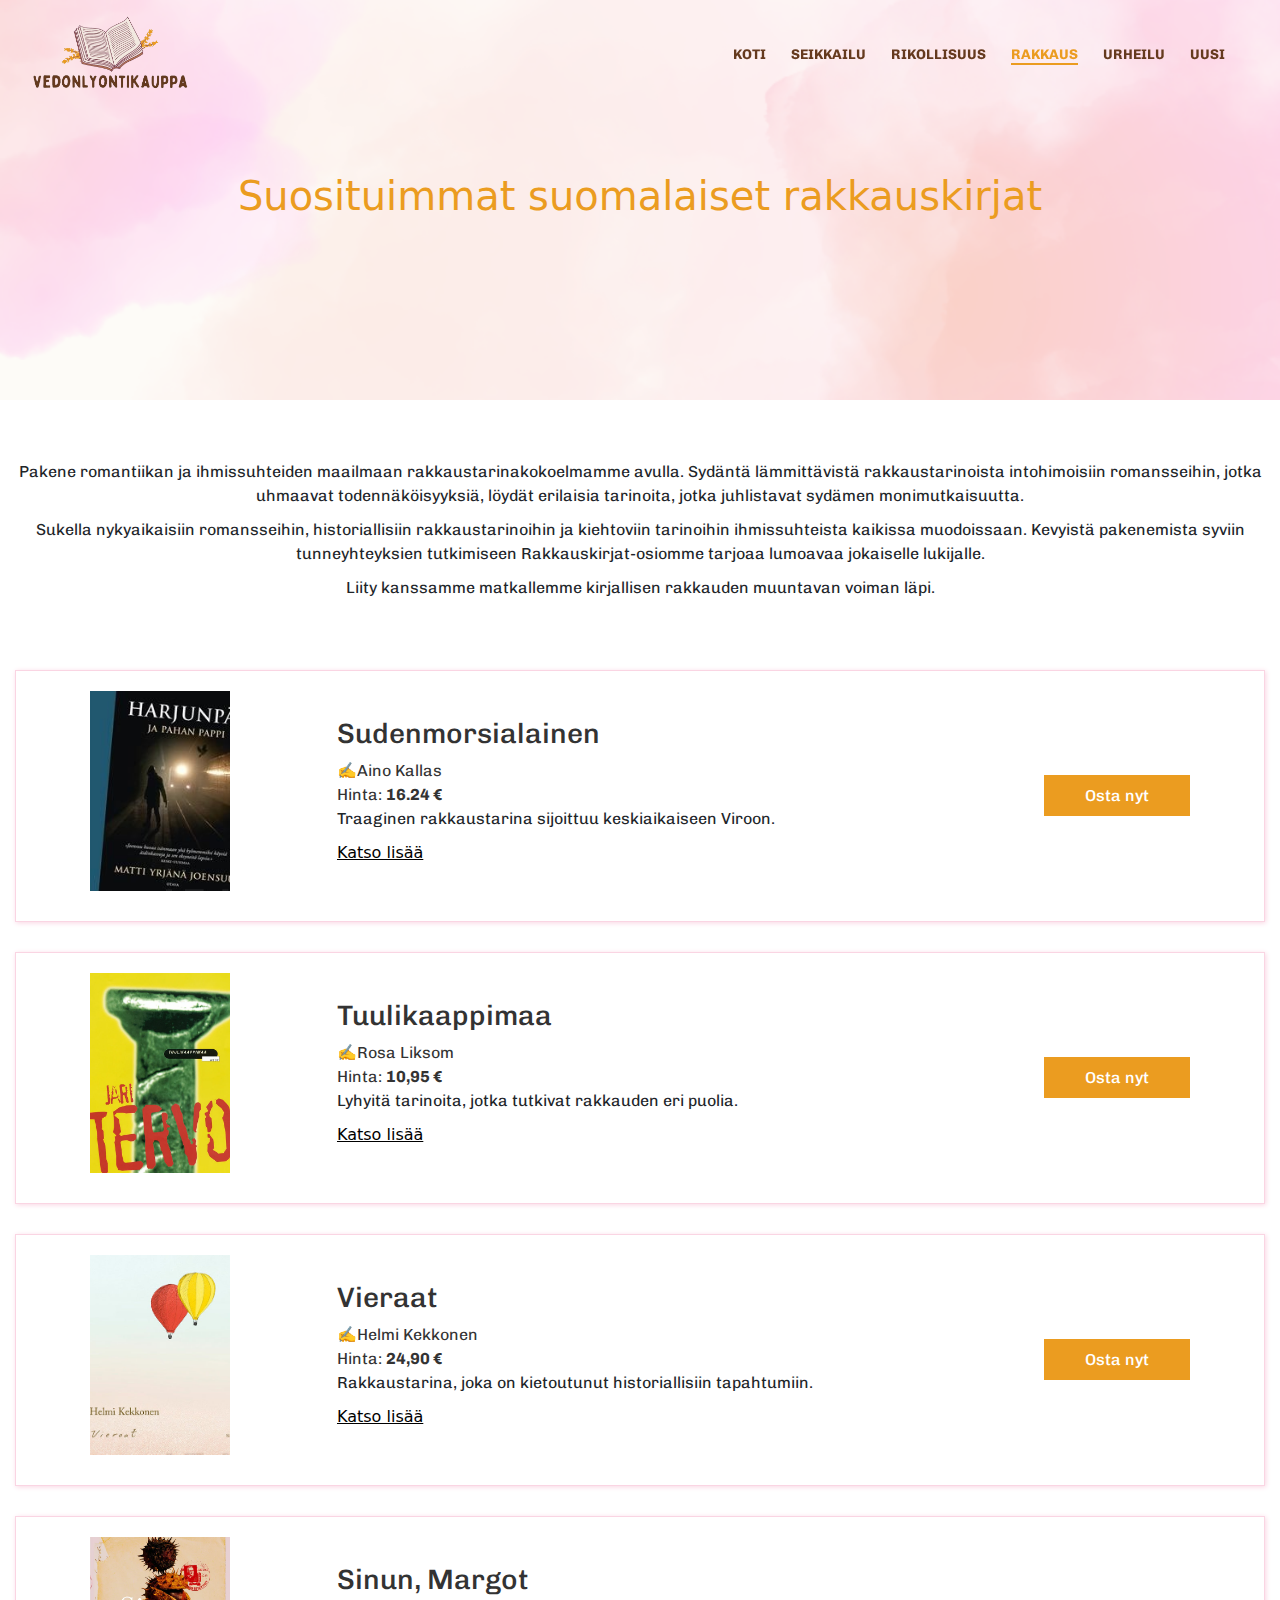
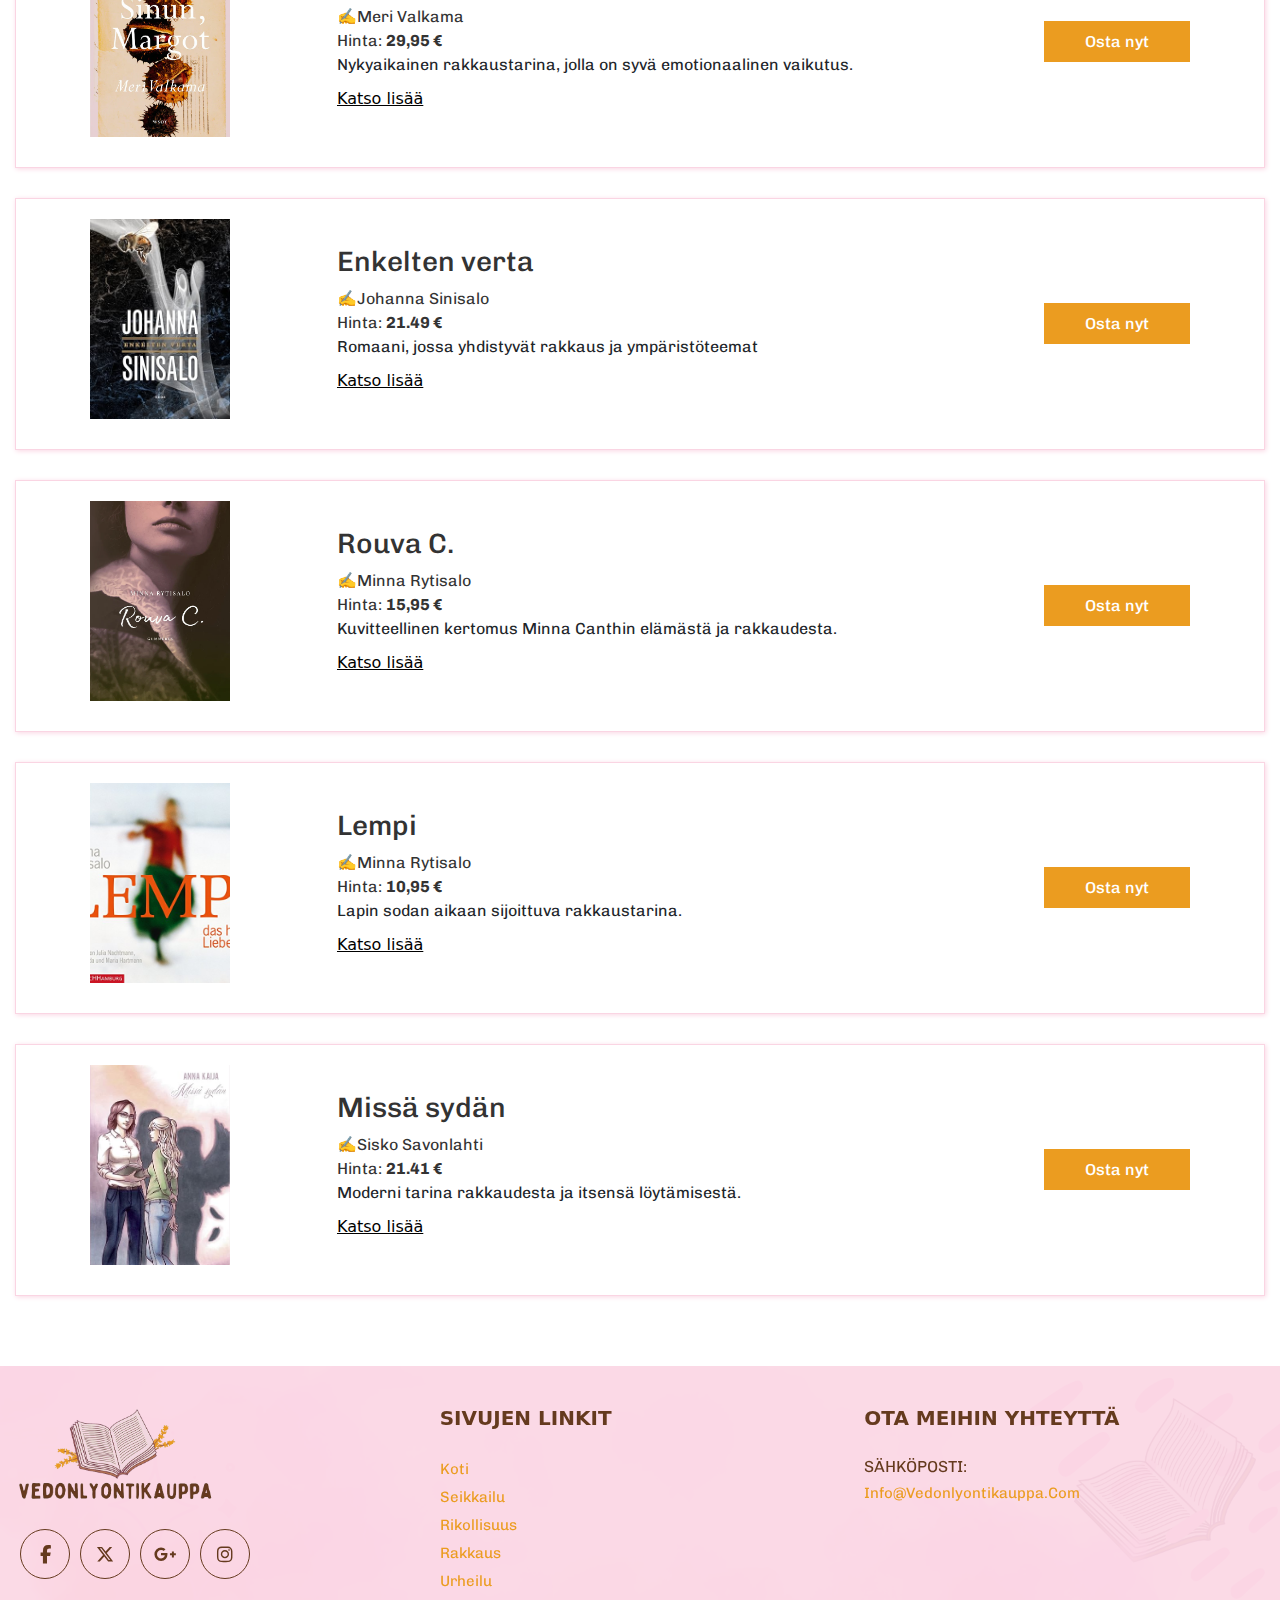
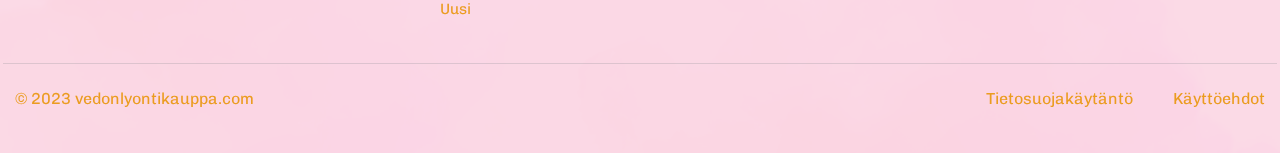
<file: love.html>
<!DOCTYPE html>
<html lang="fi">

<head>
    <meta charset="UTF-8">
    <meta name="viewport" content="width=device-width, initial-scale=1.0">
    <title>Rakkaus</title>
    <link rel="icon" type="image/x-icon" href="assets/image/favicon.png">
    <link rel="stylesheet" href="https://cdnjs.cloudflare.com/ajax/libs/font-awesome/6.5.1/css/all.min.css">
    <link rel="stylesheet" href="assets/css/aos.css">
    <link rel="stylesheet" href="assets/css/bootstrap.css">
    <link rel="stylesheet" href="assets/css/slick.min.css">
    <link rel="stylesheet" href="assets/css/slick-theme.min.css">
    <link rel="stylesheet" href="assets/css/style.css">
    <link rel="stylesheet" href="assets/css/responsive.css">
</head>

<body>
    <!-- header section start -->
    <header>
        <div class="container">
            <div class="navbar">
                <div class="logo"><a href="index.html"><img src="assets/image/logo.png" alt="logo"></a></div>
                <div class="navlink">
                    <div class="closebutton"><i class="fa fa-times-circle" aria-hidden="true"></i></div>
                    <ul>
                        <li><a href="index.html">Koti</a></li>
                        <li><a href="adventure.html">Seikkailu</a></li>
                        <li><a href="crime.html">Rikollisuus</a></li>
                        <li><a href="love.html" class="active">Rakkaus</a></li>
                        <li><a href="sport.html">Urheilu</a></li>
                        <li><a href="new.html">Uusi</a></li>
                    </ul>
                </div>
                <div class="open"><i class="fa fa-bars" aria-hidden="true"></i></div>
            </div>
        </div>
    </header>
    <!-- header section start -->

    <!-- home banner start -->
    <section class="adventure_banner">
        <div class="container">
            <div class="row">
                <div class="col-lg-12">
                    <div class="banner_box">
                        <h1>Suosituimmat suomalaiset rakkauskirjat</h1>
                    </div>
                </div>
            </div>
        </div>
    </section>
    <!-- home banner end -->
    <!-- adventure detail section start -->
    <div class="adven_detail">
        <div class="container">
            <div class="row">
                <div class="col-12">
                    <div class="adven_text">
                        <p>Pakene romantiikan ja ihmissuhteiden maailmaan rakkaustarinakokoelmamme avulla.
                            Sydäntä lämmittävistä rakkaustarinoista intohimoisiin romansseihin, jotka uhmaavat
                            todennäköisyyksiä, löydät erilaisia tarinoita, jotka juhlistavat sydämen monimutkaisuutta.
                        </p>
                        <p>Sukella nykyaikaisiin romansseihin, historiallisiin rakkaustarinoihin ja kiehtoviin
                            tarinoihin
                            ihmissuhteista kaikissa muodoissaan. Kevyistä pakenemista syviin tunneyhteyksien
                            tutkimiseen Rakkauskirjat-osiomme tarjoaa lumoavaa jokaiselle lukijalle.
                        </p>
                        <p>Liity kanssamme matkallemme kirjallisen rakkauden muuntavan voiman läpi.
                        </p>
                    </div>
                </div>
            </div>
        </div>
    </div>
    <!-- adventure detail section end -->
    <!-- detail section start -->
    <div class="thessa_detail">
        <div class="container">
            <div class="row">

                <div class="col-12">
                    <div class="thessa-inner">
                        <div class="img_transition"><img src="assets/image/harjunpaa.avif" alt="thessa"></div>
                        <div class="together"> <a
                                href="https://www.suomalainen.com/products/harjunpaa-ja-pahan-pappi-3">
                                <h3>Sudenmorsialainen

                                </h3>
                                <span>✍️Aino Kallas
                                </span>
                                <p>Hinta: <b>16.24 €</b></p>
                            </a>
                            <p>Traaginen rakkaustarina sijoittuu keskiaikaiseen Viroon.

                            </p>
                            <div class="view">
                                <button class="toggle_btn">Katso lisää</button>
                                <div class="content" style="display: none;">
                                    <p>Tämä lyyrinen romaani kertoo tarinan Aalosta, nuoresta naisesta, joka muuttuu
                                        ihmissudeksi
                                        kirouksen seurauksena. Hänen traaginen rakkaussuhde kylämiehen kanssa tutkii
                                        kielletyn
                                        rakkauden, muodonmuutoksen sekä luonnon ja sivilisaation välisen taistelun
                                        teemoja.
                                    </p>
                                </div>
                            </div>
                        </div>
                        <div class="hotel_btn">
                            <a href="https://www.suomalainen.com/products/harjunpaa-ja-pahan-pappi-3"
                                class="button_main">Osta nyt</a>
                        </div>
                    </div>
                </div>

                <div class="col-12">
                    <div class="thessa-inner">
                        <div class="img_transition"><img src="assets/image/tervo.webp" alt="thessa"></div>
                        <div class="together"> <a href="https://www.suomalainen.com/products/tuulikaappimaa">
                                <h3>Tuulikaappimaa</h3>
                                <span> ✍️Rosa Liksom</span>
                                <p>Hinta: <b>10,95 €</b></p>
                            </a>
                            <p>Lyhyitä tarinoita, jotka tutkivat rakkauden eri puolia.
                            </p>
                            <div class="view">
                                <button class="toggle_btn">Katso lisää</button>
                                <div class="content" style="display: none;">
                                    <p>Tämä novellikokoelma vangitsee rakkauden monimuotoisia ja usein odottamattomia
                                        puolia
                                        nyky-Suomessa. Vinjettisarjan avulla Liksom sukeltaa ihmissuhteiden
                                        monimutkaisuuteen
                                        tavaramerkkinsä nokkeluudella ja tarkkaavaisella havainnolla.
                                    </p>
                                </div>
                            </div>
                        </div>
                        <div class="hotel_btn">
                            <a href="https://www.suomalainen.com/products/tuulikaappimaa" class="button_main">Osta
                                nyt</a>
                        </div>
                    </div>
                </div>
                <div class="col-12">
                    <div class="thessa-inner">
                        <div class="img_transition"><img src="assets/image/vieraat.jpg" alt="thessa"></div>
                        <div class="together"> <a
                                href="https://www.siltalapublishing.fi/product/vieraat/">
                                <h3>Vieraat</h3>
                                <span>
                                    ✍️Helmi Kekkonen</span>
                                <p>Hinta: <b>24,90 €</b></p>
                            </a>
                            <p>Rakkaustarina, joka on kietoutunut historiallisiin tapahtumiin.</p>
                            <div class="view">
                                <button class="toggle_btn">Katso lisää</button>
                                <div class="content" style="display: none;">
                                    <p>Tämä romaani seuraa useiden hahmojen elämää eri ajanjaksoilla, joita yhdistää
                                        salaperäinen talo. Kun heidän tarinansa kietoutuvat toisiinsa, rakkauden,
                                        menetyksen ja ajan
                                        kulumisen teemat tulevat esiin paljastaen inhimillisen yhteyden pysyvän voiman.
                                    </p>
                                </div>
                            </div>
                        </div>
                        <div class="hotel_btn">
                            <a href="https://www.siltalapublishing.fi/product/vieraat/"
                                class="button_main">Osta nyt</a>
                        </div>
                    </div>
                </div>
                <div class="col-12">
                    <div class="thessa-inner">
                        <div class="img_transition"><img src="assets/image/sinun_margot.webp" alt="thessa"></div>
                        <div class="together"> <a href="https://www.suomalainen.com/products/sinun-margot">
                                <h3>Sinun, Margot</h3>
                                <span>
                                    ✍️Meri Valkama</span>
                                <p>Hinta: <b>29,95 €</b></p>
                            </a>
                            <p>Nykyaikainen rakkaustarina, jolla on syvä emotionaalinen vaikutus.</p>
                            <div class="view">
                                <button class="toggle_btn">Katso lisää</button>
                                <div class="content" style="display: none;">
                                    <p>Tässä modernissa rakkaustarinassa kaksi eritaustaista ihmistä löytää toisensa
                                        henkilökohtaisten ja yhteiskunnallisten haasteiden keskellä. Heidän matkansa
                                        tutkii
                                        identiteetin, hyväksymisen ja rakkauden muuntavan voiman teemoja.
                                    </p>
                                </div>
                            </div>
                        </div>
                        <div class="hotel_btn">
                            <a href="https://www.suomalainen.com/products/sinun-margot"
                                class="button_main">Osta nyt</a>
                        </div>
                    </div>
                </div>
                <div class="col-12">
                    <div class="thessa-inner">
                        <div class="img_transition"><img src="assets/image/enkelten_verta.jpg" alt="thessa"></div>
                        <div class="together"> <a
                                href="https://www.amazon.com/Enkelten-verta-Finnish-Johanna-Sinisalo-ebook/dp/B00PM4G12U">
                                <h3>Enkelten verta</h3>
                                <span>✍️Johanna Sinisalo</span>
                                <p>Hinta: <b>21.49 €</b></p>
                            </a>
                            <p>Romaani, jossa yhdistyvät rakkaus ja ympäristöteemat</p>
                            <div class="view">
                                <button class="toggle_btn">Katso lisää</button>
                                <div class="content" style="display: none;">
                                    <p>Lähitulevaisuuden Suomessa ympäristön romahtamisen edessä Orvo-niminen
                                        mehiläishoitaja kamppailee mehiläisten katoamisen ja poikansa osallistumisen
                                        kanssa
                                        radikaaleihin aktivismiin. Romaani yhdistää koskettavan rakkaustarinan ja jyrkän
                                        varoituksen
                                        ihmiskunnan vaikutuksesta luontoon.
                                    </p>
                                </div>
                            </div>
                        </div>
                        <div class="hotel_btn">
                            <a href="https://www.amazon.com/Enkelten-verta-Finnish-Johanna-Sinisalo-ebook/dp/B00PM4G12U"
                                class="button_main">Osta nyt</a>
                        </div>
                    </div>
                </div>
                <div class="col-12">
                    <div class="thessa-inner">
                        <div class="img_transition"><img src="assets/image/rouvac.webp" alt="thessa"></div>
                        <div class="together"> <a href="https://www.suomalainen.com/products/rouva-c-1">
                                <h3>Rouva C.</h3>
                                <span>✍️Minna Rytisalo</span>
                                <p>Hinta: <b>15,95 €</b></p>
                            </a>
                            <p>Kuvitteellinen kertomus Minna Canthin elämästä ja rakkaudesta.</p>
                            <div class="view">
                                <button class="toggle_btn">Katso lisää</button>
                                <div class="content" style="display: none;">
                                    <p>Tämä historiallinen romaani kuvittelee suomalaisen uraauurtavan kirjailijan ja
                                        yhteiskunnallisen aktivistin Minna Canthin elämää ja rakkauksia. Romaani maalaa
                                        suhteiden
                                        ja kamppailujen kautta elävän muotokuvan aikaansa edellä olevasta naisesta
                                        tasapainottaen
                                        rakkautta, perhettä ja sitoutumista sosiaaliseen muutokseen.</p>
                                </div>
                            </div>
                        </div>
                        <div class="hotel_btn">
                            <a href="https://www.suomalainen.com/products/rouva-c-1" class="button_main">Osta nyt</a>
                        </div>
                    </div>
                </div>
                <div class="col-12">
                    <div class="thessa-inner">
                        <div class="img_transition"><img src="assets/image/lempi.jpg" alt="thessa"></div>
                        <div class="together"> <a href="https://www.amazon.com/Lempi-das-hei%C3%9Ft-Liebe/dp/B07FFRGHVC/ref=sr_1_1?dib=eyJ2IjoiMSJ9.Qp5lQE8NmgBgCMwuscoSuQ.iNpLZgYd3kOgc_LtHqwP8J3z-sn6TyoPAnKUReiUJOg&dib_tag=se&qid=1718638293&refinements=p_27%3AMinna+Rytisalo&s=books&sr=1-1">
                                <h3>Lempi</h3>
                                <span>✍️Minna Rytisalo</span>
                                <p>Hinta: <b>10,95 €</b></p>
                            </a>
                            <p>Lapin sodan aikaan sijoittuva rakkaustarina.</p>
                            <div class="view">
                                <button class="toggle_btn">Katso lisää</button>
                                <div class="content" style="display: none;">
                                    <p>Tämä Lapin sodan taustaa vasten sijoittuva romaani kertoo tarinan Lemmistä,
                                        nuoresta
                                        naisesta, jonka äkillinen katoaminen jättää pysyvän vaikutuksen häntä
                                        rakastaviin. Romaani
                                        tutkii useiden näkökulmien kautta rakkauden, menetyksen ja sodan kestävien
                                        arpien
                                        teemoja.
                                    </p>
                                </div>
                            </div>
                        </div>
                        <div class="hotel_btn">
                            <a href="https://www.amazon.com/Lempi-das-hei%C3%9Ft-Liebe/dp/B07FFRGHVC/ref=sr_1_1?dib=eyJ2IjoiMSJ9.Qp5lQE8NmgBgCMwuscoSuQ.iNpLZgYd3kOgc_LtHqwP8J3z-sn6TyoPAnKUReiUJOg&dib_tag=se&qid=1718638293&refinements=p_27%3AMinna+Rytisalo&s=books&sr=1-1" class="button_main">Osta
                                nyt</a>
                        </div>
                    </div>
                </div>
                <div class="col-12">
                    <div class="thessa-inner">
                        <div class="img_transition"><img src="assets/image/missasyden.jpg" alt="thessa"></div>
                        <div class="together"> <a
                                href="https://www.amazon.com/gp/product/951568157X/ref=x_gr_bb_amazon?ie=UTF8&tag=x_gr_bb_amazon-20&linkCode=as2&camp=1789&creative=9325&creativeASIN=951568157X&SubscriptionId=1MGPYB6YW3HWK55XCGG2">
                                <h3>Missä sydän</h3>
                                <span>✍️Sisko Savonlahti</span>
                                <p>Hinta: <b>21.41 €
                                    </b></p>
                            </a>
                            <p>Moderni tarina rakkaudesta ja itsensä löytämisestä.</p>
                            <div class="view">
                                <button class="toggle_btn">Katso lisää</button>
                                <div class="content" style="display: none;">
                                    <p>Tämä nykyaikainen romaani seuraa nuoren naisen matkaa nykyaikaisten
                                        ihmissuhteiden ja
                                        itse-identiteetin monimutkaisuuden parissa. Hänen kokemustensa kautta romaani
                                        sukeltaa
                                        rakkauden, sydänsurun ja henkilökohtaisen täyttymyksen etsimisen teemoihin.
                                    </p>
                                </div>
                            </div>
                        </div>
                        <div class="hotel_btn">
                            <a href="https://www.amazon.com/gp/product/951568157X/ref=x_gr_bb_amazon?ie=UTF8&tag=x_gr_bb_amazon-20&linkCode=as2&camp=1789&creative=9325&creativeASIN=951568157X&SubscriptionId=1MGPYB6YW3HWK55XCGG2"
                                class="button_main">Osta nyt</a>
                        </div>
                    </div>
                </div>
                <!-- <div class="col-xl-6 col-lg-6 col-md-12 col-sm-12 col-12 mb-3">
                    <div class="thessa-inner">
                        <div class="img_transition"><img src="image/museam.jpg" alt="thessa"></div>
                        <a href="https://www.atomicmuseum.vegas/">
                            <h3>The National Atomic Testing Museum
                            </h3>
                        </a>
                        <p><i class="fa fa-map-marker" aria-hidden="true"></i>
                            755 E Flamingo Rd, Las Vegas, NV 89119</p>
                        <p>Liput: <b>$24</b></p>
                        <div class="view">
                            <button class="toggle_btn">Lue lisää</button>
                            <div class="content">
                                <p>Tämä museo tarjoaa syvällisen katsauksen ydinkokeiden historiaan Nevadan
                                    testialueella.
                                </p>
                                <p>Esittelee atomin aikakauden esineitä ja interaktiivisia näyttelyitä.</p>
                            </div>
                        </div>
                        <div class="hotel_btn">
                            <a href="https://www.atomicmuseum.vegas/" class="button_main">Vieraile
                                verkkosivustolla</a>
                        </div>
                    </div>

                </div> -->
            </div>

        </div>
    </div>
    <!-- detail section end -->
    <!-- footer section start -->
    <div class="footer">
        <div class="container">
            <div class="row">
                <div class="col-lg-4 col-sm-6 col-xs-12">
                    <div class="single_footer">
                        <a href="#">
                            <h4><img src="assets/image/logo.png" alt="logo"></h4>
                        </a>
                        <ul>
                            <li></li>
                        </ul>
                        <div class="social_profile">
                            <ul>
                                <li><a href="#"><i class="fa-brands fa-facebook-f"></i></a></li>
                                <li><a href="#"><i class="fa-brands fa-x-twitter"></i></a></li>
                                <li><a href="#"><i class="fa-brands fa-google-plus-g"></i></a></li>
                                <li><a href="#"><i class="fa-brands fa-instagram"></i></a></li>
                            </ul>
                        </div>
                    </div>
                </div>
                <div class="col-md-4 col-sm-6 col-xs-12">
                    <div class="single_footer single_footer_address">
                        <h4>
                            Sivujen linkit</h4>

                            <ul>
                                <li><a href="index.html">Koti</a></li>
                                <li><a href="adventure.html">Seikkailu</a></li>
                                <li><a href="crime.html">Rikollisuus</a></li>
                                <li><a href="love.html">Rakkaus</a></li>
                                <li><a href="sport.html">Urheilu</a></li>
                                <li><a href="new.html">Uusi</a></li>
                            </ul>


                    </div>
                </div>
                <div class="col-md-4 col-sm-12 col-xs-12">
                    <div class="single_footer single_footer_address">
                        <h4>Ota meihin yhteyttä</h4>
                        <div class="email">
                            <p>SÄHKÖPOSTI:
                            </p>
                            <ul>
                                <li>
                                    <a href="mailto:info@vedonlyontikauppa.com">info@vedonlyontikauppa.com</a>
                                </li>
                            </ul>
                        </div>

                    </div>
                </div>
            </div>


            <div class="row">
                <div class="copyright">
                    <div class="col-md-6">
                        <div class="copy-text">
                            <p>© 2023 vedonlyontikauppa.com
                            </p>
                        </div>
                    </div>
                    <div class="col-md-6">
                        <div class="policy">
                            <ul>
                                <li><a href="privacy.html">Tietosuojakäytäntö</a></li>
                                <li><a href="terms.html">Käyttöehdot</a></li>
                            </ul>
                        </div>
                    </div>
                </div>
            </div>

        </div>
    </div>
    <!-- footer section end -->
    <script src="assets/javascript/jquery.min.js"></script>
    <script src="assets/javascript/aos.js"></script>
    <script src="assets/javascript/slick.js"></script>
    <script src="assets/javascript/bootstrap.min.js"></script>
    <script src="assets/javascript/custom.js"></script>


    <script>
        $(document).ready(function () {
            $(".caffes_services").slick({
                slidesToShow: 4,
                slidesToScroll: 1,
                arrows: true,
                responsive: [
                    {
                        breakpoint: 767,
                        settings: {
                            slidesToShow: 1,
                            arrows: false,
                            dots: true,
                            slidesToScroll: 1
                        }
                    }
                ]
            });
        });
    </script>


</body>

</html>
</file>
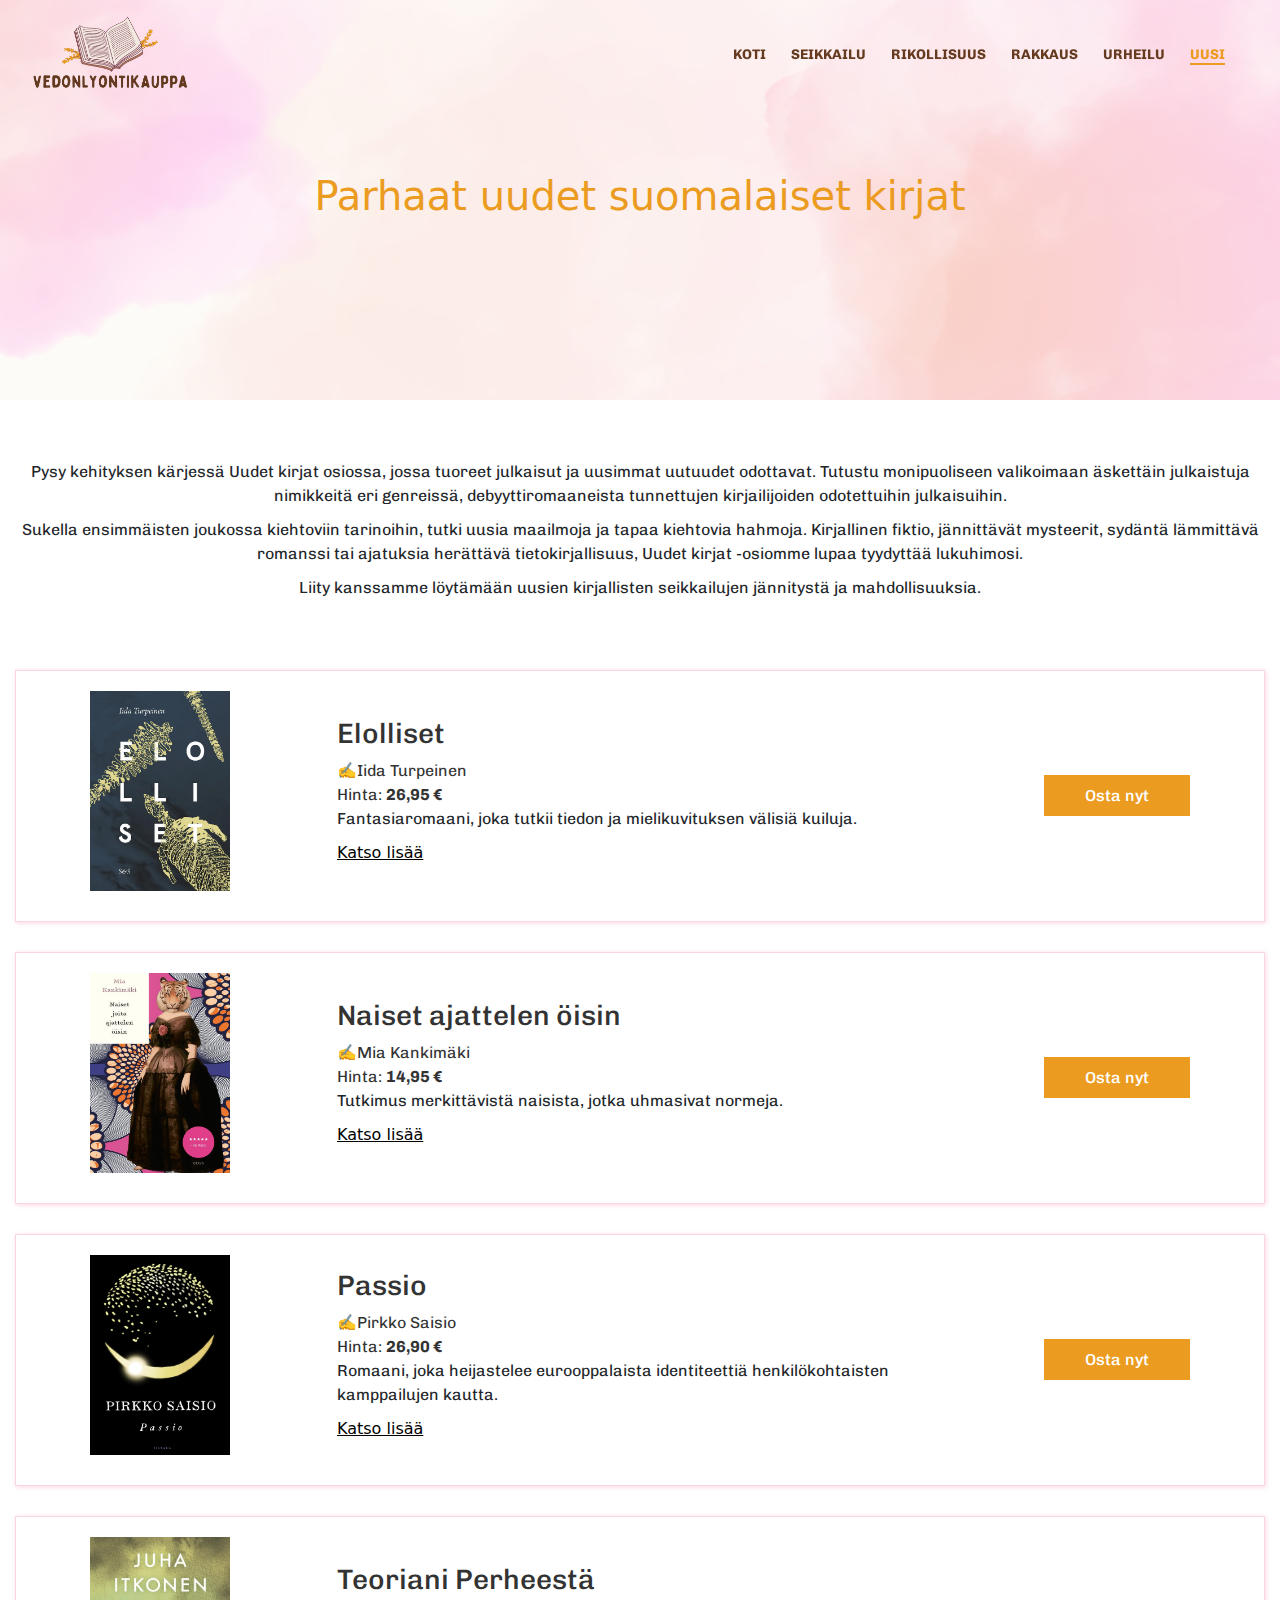
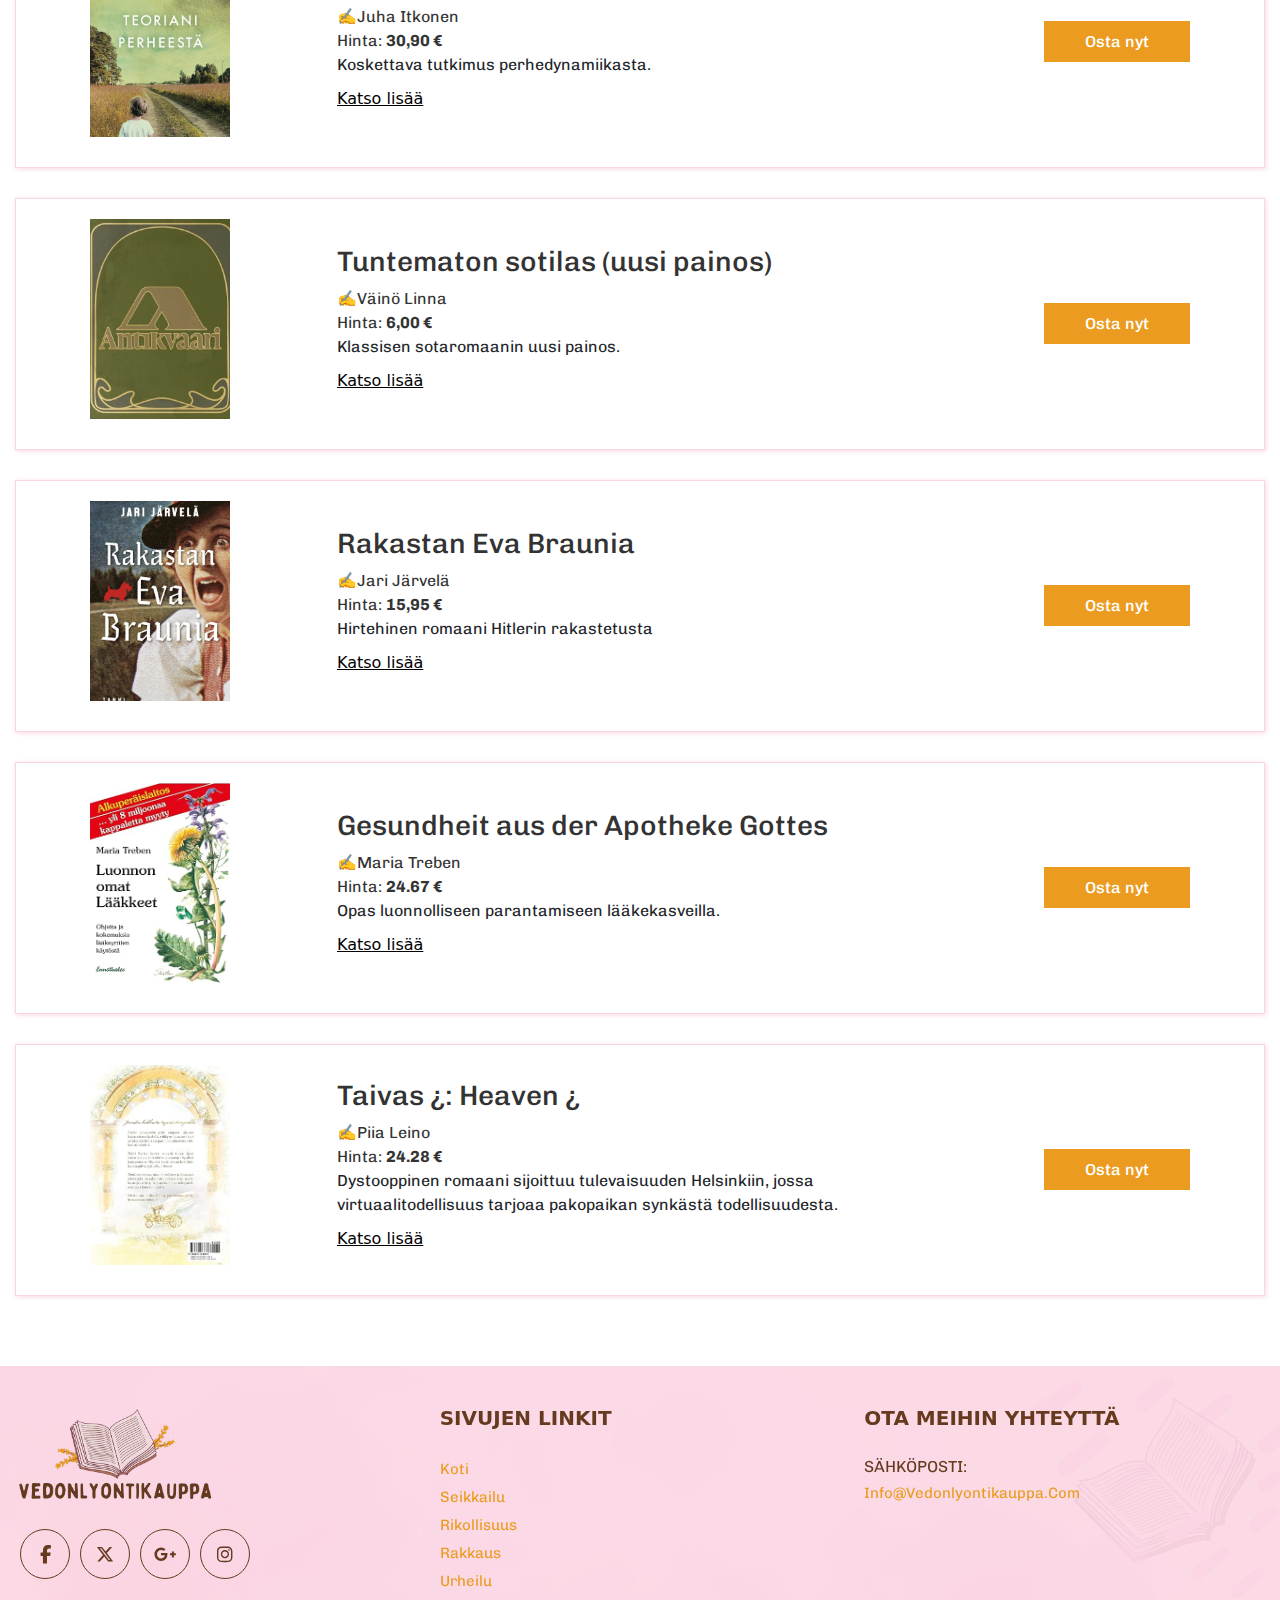
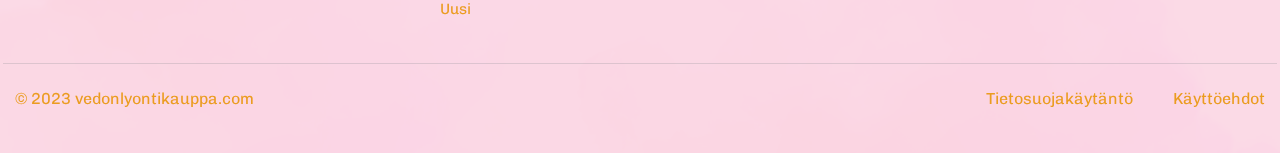
<file: new.html>
<!DOCTYPE html>
<html lang="fi">

<head>
    <meta charset="UTF-8">
    <meta name="viewport" content="width=device-width, initial-scale=1.0">
    <title>Uusi</title>
    <link rel="icon" type="image/x-icon" href="assets/image/favicon.png">
    <link rel="stylesheet" href="https://cdnjs.cloudflare.com/ajax/libs/font-awesome/6.5.1/css/all.min.css">
    <link rel="stylesheet" href="assets/css/aos.css">
    <link rel="stylesheet" href="assets/css/bootstrap.css">
    <link rel="stylesheet" href="assets/css/slick.min.css">
    <link rel="stylesheet" href="assets/css/slick-theme.min.css">
    <link rel="stylesheet" href="assets/css/style.css">
    <link rel="stylesheet" href="assets/css/responsive.css">
</head>

<body>
    <!-- header section start -->
    <header>
        <div class="container">
            <div class="navbar">
                <div class="logo"><a href="index.html"><img src="assets/image/logo.png" alt="logo"></a></div>
                <div class="navlink">
                    <div class="closebutton"><i class="fa fa-times-circle" aria-hidden="true"></i></div>
                    <ul>
                        <li><a href="index.html">Koti</a></li>
                        <li><a href="adventure.html">Seikkailu</a></li>
                        <li><a href="crime.html">Rikollisuus</a></li>
                        <li><a href="love.html">Rakkaus</a></li>
                        <li><a href="sport.html">Urheilu</a></li>
                        <li><a href="new.html" class="active">Uusi</a></li>
                    </ul>
                </div>
                <div class="open"><i class="fa fa-bars" aria-hidden="true"></i></div>
            </div>
        </div>
    </header>
    <!-- header section start -->

    <!-- home banner start -->
    <section class="adventure_banner">
        <div class="container">
            <div class="row">
                <div class="col-lg-12">
                    <div class="banner_box">
                        <h1>Parhaat uudet suomalaiset kirjat</h1>
                    </div>
                </div>
            </div>
        </div>
    </section>
    <!-- home banner end -->
    <!-- adventure detail section start -->
    <div class="adven_detail">
        <div class="container">
            <div class="row">
                <div class="col-12">
                    <div class="adven_text">
                        <p>Pysy kehityksen kärjessä Uudet kirjat osiossa, jossa tuoreet julkaisut ja uusimmat uutuudet
                            odottavat. Tutustu monipuoliseen valikoimaan äskettäin julkaistuja nimikkeitä eri genreissä,
                            debyyttiromaaneista tunnettujen kirjailijoiden odotettuihin julkaisuihin.
                        </p>
                        <p>Sukella ensimmäisten joukossa kiehtoviin tarinoihin, tutki uusia maailmoja ja tapaa kiehtovia
                            hahmoja. Kirjallinen fiktio, jännittävät mysteerit, sydäntä lämmittävä romanssi tai
                            ajatuksia
                            herättävä tietokirjallisuus, Uudet kirjat -osiomme lupaa tyydyttää lukuhimosi.

                        </p>
                        <p>Liity kanssamme löytämään uusien kirjallisten seikkailujen jännitystä ja mahdollisuuksia.</p>
                    </div>
                </div>
            </div>
        </div>
    </div>
    <!-- adventure detail section end -->
    <!-- detail section start -->
    <div class="thessa_detail">
        <div class="container">
            <div class="row">

                <div class="col-12">
                    <div class="thessa-inner">
                        <div class="img_transition"><img src="assets/image/elollist.webp" alt="thessa"></div>
                        <div class="together"> <a
                                href="https://www.suomalainen.com/products/elolliset">
                                <h3>Elolliset
                                </h3>
                                <span>✍️Iida Turpeinen
                                </span>
                                <p>Hinta: <b>26,95 €</b></p>
                            </a>
                            <p>Fantasiaromaani, joka tutkii tiedon ja mielikuvituksen välisiä kuiluja.
                            </p>
                            <div class="view">
                                <button class="toggle_btn">Katso lisää</button>
                                <div class="content" style="display: none;">
                                    <p>Iida Turpeisen "Elolliset" vie lukijat fantastiselle matkalle, jossa tietomme
                                        tyhjiöt täyttyvät
                                        luovilla ja mielikuvituksellisilla kertomuksilla. Se on tarina, joka haastaa
                                        todellisuuden ja
                                        fantasian rajat ja tekee siitä kiehtovaa luettavaa niille, jotka pitävät
                                        spekulatiivisesta fiktiosta.
                                    </p>
                                </div>
                            </div>
                        </div>
                        <div class="hotel_btn">
                            <a href="https://www.suomalainen.com/products/elolliset"
                                class="button_main">Osta nyt</a>
                        </div>
                    </div>
                </div>

                <div class="col-12">
                    <div class="thessa-inner">
                        <div class="img_transition"><img src="assets/image/naisetjoita.webp" alt="thessa"></div>
                        <div class="together"> <a href="https://www.suomalainen.com/products/naiset-joita-ajattelen-oisin-3">
                                <h3>Naiset ajattelen öisin
                                </h3>
                                <span> ✍️Mia Kankimäki</span>
                                <p>Hinta: <b>14,95 €</b></p>
                            </a>
                            <p>Tutkimus merkittävistä naisista, jotka uhmasivat normeja.</p>
                            <div class="view">
                                <button class="toggle_btn">Katso lisää</button>
                                <div class="content" style="display: none;">
                                    <p>Mia Kankimäen kirja on sekoitus matkakertomusta, elämäkertaa ja muistelmia, jotka
                                        tuovat
                                        esille erilaisten historiallisten naisten elämää, jotka pyrkivät vastakkain
                                        intohimoillaan ja
                                        kunnianhimollaan. Se toimii inspiraationa nykyaikaisille lukijoille etsiä
                                        rohkeutta ja seikkailua
                                        omassa elämässään.</p>
                                </div>
                            </div>
                        </div>
                        <div class="hotel_btn">
                            <a href="https://www.suomalainen.com/products/naiset-joita-ajattelen-oisin-3" class="button_main">Osta
                                nyt</a>
                        </div>
                    </div>
                </div>
                <div class="col-12">
                    <div class="thessa-inner">
                        <div class="img_transition"><img src="assets/image/passio.jpg" alt="thessa"></div>
                        <div class="together"> <a
                                href="https://www.siltalapublishing.fi/product/passio/">
                                <h3>Passio</h3>
                                <span>
                                    ✍️Pirkko Saisio
                                </span>
                                <p>Hinta: <b>26,90 €</b></p>
                            </a>
                            <p>Romaani, joka heijastelee eurooppalaista identiteettiä henkilökohtaisten kamppailujen
                                kautta.</p>
                            <div class="view">
                                <button class="toggle_btn">Katso lisää</button>
                                <div class="content" style="display: none;">
                                    <p>Pirkko Saision "Passio" on rikas ja kerrostettu kertomus, joka sukeltaa
                                        identiteetin, historian
                                        ja henkilökohtaisten konfliktien kanssa kamppailevien yksilöiden elämään.
                                        Romaani on
                                        saanut kiitosta sen syvällisestä tutkimisesta, mitä tarkoittaa olla
                                        eurooppalainen,
                                        vangitsemalla sen hahmojen kulttuuri- ja tunnemaisemia.
                                    </p>
                                </div>
                            </div>
                        </div>
                        <div class="hotel_btn">
                            <a href="https://www.siltalapublishing.fi/product/passio/"
                                class="button_main">Osta nyt</a>
                        </div>
                    </div>
                </div>
                <div class="col-12">
                    <div class="thessa-inner">
                        <div class="img_transition"><img src="assets/image/juhaitkonen.jpg" alt="thessa"></div>
                        <div class="together"> <a href="https://www.akateeminen.com/en/book/teoriani-perheesta/9789512431991/">
                                <h3>Teoriani Perheestä</h3>
                                <span>
                                    ✍️Juha Itkonen
                                </span>
                                <p>Hinta: <b>30,90 €</b></p>
                            </a>
                            <p>Koskettava tutkimus perhedynamiikasta.</p>
                            <div class="view">
                                <button class="toggle_btn">Katso lisää</button>
                                <div class="content" style="display: none;">
                                    <p>Juha Itkosen "Perheestä" tarjoaa oivaltavan katsauksen perhe-elämän
                                        monimutkaisuuteen.
                                        Yksityiskohtaisten hahmotutkimusten ja realististen kuvausten avulla kirjassa
                                        tarkastellaan,
                                        kuinka perheenjäsenet navigoivat suhteissaan, käsittelevät konflikteja ja
                                        löytävät vahvuutta
                                        siteistään.
                                    </p>
                                </div>
                            </div>
                        </div>
                        <div class="hotel_btn">
                            <a href="https://www.akateeminen.com/en/book/teoriani-perheesta/9789512431991/"
                                class="button_main">Osta nyt</a>
                        </div>
                    </div>
                </div>
                <div class="col-12">
                    <div class="thessa-inner">
                        <div class="img_transition"><img src="assets/image/antikvaari.jpg" alt="thessa"></div>
                        <div class="together"> <a
                                href="https://www.antikvaari.fi/teos/tuntematon-sotilas/62a4ad27eaa1ec176c50194a">
                                <h3>Tuntematon sotilas (uusi painos)
                                </h3>
                                <span>✍️Väinö Linna
                                </span>
                                <p>Hinta: <b>6,00 €</b></p>
                            </a>
                            <p>Klassisen sotaromaanin uusi painos.
                            </p>
                            <div class="view">
                                <button class="toggle_btn">Katso lisää</button>
                                <div class="content" style="display: none;">
                                    <p>Tämä Väinö Linnan "Tuntematon sotilas" -teoksen uusi painos tuo tuoreita
                                        näkökulmia ja
                                        päivitettyjä kommentteja tähän ajattomaan tarinaan suomalaisista sotilaista
                                        jatkosodan
                                        aikana. Romaani on edelleen voimakas tutkimus toveruudesta, uhrauksista ja
                                        ihmishengestä
                                        sodan edessä
                                    </p>
                                </div>
                            </div>
                        </div>
                        <div class="hotel_btn">
                            <a href="https://www.antikvaari.fi/teos/tuntematon-sotilas/62a4ad27eaa1ec176c50194a"
                                class="button_main">Osta nyt</a>
                        </div>
                    </div>
                </div>
                <div class="col-12">
                    <div class="thessa-inner">
                        <div class="img_transition"><img src="assets/image/rakastan.jpg" alt="thessa"></div>
                        <div class="together"> <a href="https://www.goodreads.com/book/show/199281559-ra-kas-tan-eva-brau-nia">
                                <h3>Rakastan Eva Braunia
                                </h3>
                                <span>✍️Jari Järvelä
                                </span>
                                <p>Hinta: <b>15,95 €</b></p>
                            </a>
                            <p>Hirtehinen romaani Hitlerin rakastetusta</p>
                            <div class="view">
                                <button class="toggle_btn">Katso lisää</button>
                                <div class="content" style="display: none;">
                                    <p>Kaikki alkaa aidon päiväkirjan sivuista, joiden kirjoitustyylin, sütterlinin,
                                        harva hallitsee. Jos
                                        tekstiä löytyy lisää, keräilijät maksavat maltaita. Kolmas valtakunta ja Hitler
                                        eivät ole koskaan
                                        kiinnostaneet Johannaa. Ystäviensä houkuttelemana hän silti ryhtyy Eva
                                        Brauniksi. Kaikki on
                                        autenttista, niin muste kuin vihot. Vain tyylistä ei ole sovittu: kirjeitä
                                        kaupittelevien ystävien
                                        kauhuksi ensimmäisen katkelman Hitler on naurettava, ja Eva – niin, mitä hän on,
                                        naiivi vai
                                        häikäilemätön? Yllättäen keräilijä on haltioissaan: juuri näin! Pian Johanna ei
                                        enää itsekään
                                        tiedä, kuka häntä peilistä katsoo.
                                    </p>
                                </div>
                            </div>
                        </div>
                        <div class="hotel_btn">
                            <a href="https://www.goodreads.com/book/show/199281559-ra-kas-tan-eva-brau-nia" class="button_main">Osta nyt</a>
                        </div>
                    </div>
                </div>
                <div class="col-12">
                    <div class="thessa-inner">
                        <div class="img_transition"><img src="assets/image/luonnon.jpg" alt="thessa"></div>
                        <div class="together"> <a href="https://www.amazon.de/-/en/Maria-Treben/dp/3850689603/ref=sr_1_1?crid=1ZSXXMXQ3942&dib=eyJ2IjoiMSJ9.[base64].X_mhBADv17n3kaCzqGeAXfsoKxA4mc0kXhkvSAa10vk&dib_tag=se&keywords=finnish+edition&qid=1718636945&s=books&sprefix=finnish+edition%2Cstripbooks%2C48&sr=1-1">
                                <h3>Gesundheit aus der Apotheke Gottes</h3>
                                <span>✍️Maria Treben</span>
                                <p>Hinta: <b>24.67 €</b></p>
                            </a>
                            <p>Opas luonnolliseen parantamiseen lääkekasveilla.</p>
                            <div class="view">
                                <button class="toggle_btn">Katso lisää</button>
                                <div class="content" style="display: none;">
                                    <p>Maria Trebenin "Gesundheit aus der Apotheke Gottes" ("Terveyttä Jumalan
                                        apteekista") on
                                        tunnettu opas, joka sukeltaa lääkekasveilla tapahtuvan luonnollisen parantamisen
                                        maailmaan. Maria Treben, kuuluisa yrttitieteilijä, jakaa laajan tietämyksensä
                                        eri kasvien ja
                                        yrttien parantavista ominaisuuksista ja tarjoaa lukijoille käytännön neuvoja
                                        niiden käytöstä
                                        yleisten sairauksien hoitoon ja yleisen terveyden ylläpitämiseen. Kirja sisältää
                                        yksityiskohtaisia kuvauksia yrteistä, niiden lääkinnällisistä käyttötavoista ja
                                        yrttilääkkeiden
                                        reseptejä, joten se on korvaamaton resurssi kaikille luonnonlääketieteestä
                                        kiinnostuneille.
                                        Treben korostaa henkilökohtaisten anekdoottien ja mielipiteiden avulla näiden
                                        perinteisten
                                        parannuskeinojen tehokkuutta ja puoltaa kokonaisvaltaista lähestymistapaa
                                        terveyteen.
                                        "Gesundheit aus der Apotheke Gottes" on ajaton yrttilääkkeiden klassikko, joka
                                        inspiroi
                                        lukijoita tutkimaan luonnon parantavaa voimaa.
                                    </p>
                                </div>
                            </div>
                        </div>
                        <div class="hotel_btn">
                            <a href="https://www.amazon.de/-/en/Maria-Treben/dp/3850689603/ref=sr_1_1?crid=1ZSXXMXQ3942&dib=eyJ2IjoiMSJ9.[base64].X_mhBADv17n3kaCzqGeAXfsoKxA4mc0kXhkvSAa10vk&dib_tag=se&keywords=finnish+edition&qid=1718636945&s=books&sprefix=finnish+edition%2Cstripbooks%2C48&sr=1-1" class="button_main">Osta
                                nyt</a>
                        </div>
                    </div>
                </div>
                <div class="col-12">
                    <div class="thessa-inner">
                        <div class="img_transition"><img src="assets/image/taivas.jpg" alt="thessa"></div>
                        <div class="together"> <a
                                href="https://www.amazon.de/-/en/Lee-Jaerock/dp/8975573877/ref=sr_1_8?crid=VMUHUEG2LVM5&dib=eyJ2IjoiMSJ9.[base64].FGvzfXFW2hhHORyA3lifq0oRsjrIactPYZUoliIyXEY&dib_tag=se&keywords=finnish+edition&qid=1718637190&s=books&sprefix=finnish+edition+%2Cstripbooks%2C48&sr=1-8">
                                <h3>Taivas ¿: Heaven ¿
                                </h3>
                                <span>✍️Piia Leino</span>
                                <p>Hinta: <b>24.28 €</b></p>
                            </a>
                            <p>Dystooppinen romaani sijoittuu tulevaisuuden Helsinkiin, jossa virtuaalitodellisuus
                                tarjoaa
                                pakopaikan synkästä todellisuudesta.</p>
                            <div class="view">
                                <button class="toggle_btn">Katso lisää</button>
                                <div class="content" style="display: none;">
                                    <p>Piia Leinon "Taivas ¿: Heaven ¿" on mukaansatempaava dystooppinen romaani, joka
                                        sijoittuu lähitulevaisuuden Helsinkiin, jossa yhteiskuntaa ovat riehuneet
                                        poliittinen myllerrys
                                        ja ympäristön romahdus. Tarina seuraa Akselia, miestä, joka on pettynyt
                                        ympäröivään
                                        ahdistavaan maailmaan, joka löytää maanalaisen virtuaalitodellisuusjärjestelmän
                                        nimeltä
                                        "Taivas". Tämä VR-kokemus tarjoaa käyttäjille mahdollisuuden paeta ankaraa
                                        todellisuuttaan ja elää utopistisessa digitaalisessa maailmassa. Kun Akseli
                                        uppoutuu
                                        enemmän taivaaseen, hän kamppailee eettisten ja eksistentiaalisten seurausten
                                        kanssa,
                                        jotka liittyvät todellisen maailman hylkäämiseen digitaaliseen paratiisiin.
                                        Leinon kertomus
                                        tutkii eskapismin, identiteetin ja ihmisen tilan teemoja herättäen ajatuksia
                                        herättäviä
                                        kysymyksiä virtuaalisen utopian kustannuksista. "Taivas ¿: Heaven ¿" on
                                        silmiinpistävä ja
                                        oikea-aikainen tutkimus teknologian vaikutuksista yhteiskuntaan ja siitä, kuinka
                                        kauan
                                        ihmiset etsivät lohtua kärsimyksestä.

                                    </p>
                                </div>
                            </div>
                        </div>
                        <div class="hotel_btn">
                            <a href="https://www.amazon.de/-/en/Lee-Jaerock/dp/8975573877/ref=sr_1_8?crid=VMUHUEG2LVM5&dib=eyJ2IjoiMSJ9.[base64].FGvzfXFW2hhHORyA3lifq0oRsjrIactPYZUoliIyXEY&dib_tag=se&keywords=finnish+edition&qid=1718637190&s=books&sprefix=finnish+edition+%2Cstripbooks%2C48&sr=1-8"
                                class="button_main">Osta nyt</a>
                        </div>
                    </div>
                </div>
                <!-- <div class="col-xl-6 col-lg-6 col-md-12 col-sm-12 col-12 mb-3">
                    <div class="thessa-inner">
                        <div class="img_transition"><img src="image/museam.jpg" alt="thessa"></div>
                        <a href="https://www.atomicmuseum.vegas/">
                            <h3>The National Atomic Testing Museum
                            </h3>
                        </a>
                        <p><i class="fa fa-map-marker" aria-hidden="true"></i>
                            755 E Flamingo Rd, Las Vegas, NV 89119</p>
                        <p>Liput: <b>$24</b></p>
                        <div class="view">
                            <button class="toggle_btn">Lue lisää</button>
                            <div class="content">
                                <p>Tämä museo tarjoaa syvällisen katsauksen ydinkokeiden historiaan Nevadan
                                    testialueella.
                                </p>
                                <p>Esittelee atomin aikakauden esineitä ja interaktiivisia näyttelyitä.</p>
                            </div>
                        </div>
                        <div class="hotel_btn">
                            <a href="https://www.atomicmuseum.vegas/" class="button_main">Vieraile
                                verkkosivustolla</a>
                        </div>
                    </div>

                </div> -->
            </div>

        </div>
    </div>
    <!-- detail section end -->
    <!-- footer section start -->
    <div class="footer">
        <div class="container">
            <div class="row">
                <div class="col-lg-4 col-sm-6 col-xs-12">
                    <div class="single_footer">
                        <a href="#">
                            <h4><img src="assets/image/logo.png" alt="logo"></h4>
                        </a>
                        <ul>
                            <li></li>
                        </ul>
                        <div class="social_profile">
                            <ul>
                                <li><a href="#"><i class="fa-brands fa-facebook-f"></i></a></li>
                                <li><a href="#"><i class="fa-brands fa-x-twitter"></i></a></li>
                                <li><a href="#"><i class="fa-brands fa-google-plus-g"></i></a></li>
                                <li><a href="#"><i class="fa-brands fa-instagram"></i></a></li>
                            </ul>
                        </div>
                    </div>
                </div>
                <div class="col-md-4 col-sm-6 col-xs-12">
                    <div class="single_footer single_footer_address">
                        <h4>
                            Sivujen linkit</h4>

                            <ul>
                                <li><a href="index.html">Koti</a></li>
                                <li><a href="adventure.html">Seikkailu</a></li>
                                <li><a href="crime.html">Rikollisuus</a></li>
                                <li><a href="love.html">Rakkaus</a></li>
                                <li><a href="sport.html">Urheilu</a></li>
                                <li><a href="new.html">Uusi</a></li>
                            </ul>

                    </div>
                </div>
                <div class="col-md-4 col-sm-12 col-xs-12">
                    <div class="single_footer single_footer_address">
                        <h4>Ota meihin yhteyttä</h4>
                        <div class="email">
                            <p>SÄHKÖPOSTI:
                            </p>
                            <ul>
                                <li>
                                    <a href="mailto:info@vedonlyontikauppa.com">info@vedonlyontikauppa.com</a>
                                </li>
                            </ul>
                        </div>

                    </div>
                </div>
            </div>
            <div class="row">
                <div class="copyright">
                    <div class="col-md-6">
                        <div class="copy-text">
                            <p>© 2023 vedonlyontikauppa.com
                            </p>
                        </div>
                    </div>
                    <div class="col-md-6">
                        <div class="policy">
                            <ul>
                                <li><a href="privacy.html">Tietosuojakäytäntö</a></li>
                                <li><a href="terms.html">Käyttöehdot</a></li>
                            </ul>
                        </div>
                    </div>
                </div>
            </div>

        </div>
    </div>
    <!-- footer section end -->
    <script src="assets/javascript/jquery.min.js"></script>
    <script src="assets/javascript/aos.js"></script>
    <script src="assets/javascript/slick.js"></script>
    <script src="assets/javascript/bootstrap.min.js"></script>
    <script src="assets/javascript/custom.js"></script>


    <script>
        $(document).ready(function () {
            $(".caffes_services").slick({
                slidesToShow: 4,
                slidesToScroll: 1,
                arrows: true,
                responsive: [
                    {
                        breakpoint: 767,
                        settings: {
                            slidesToShow: 1,
                            arrows: false,
                            dots: true,
                            slidesToScroll: 1
                        }
                    }
                ]
            });
        });
    </script>


</body>

</html>
</file>
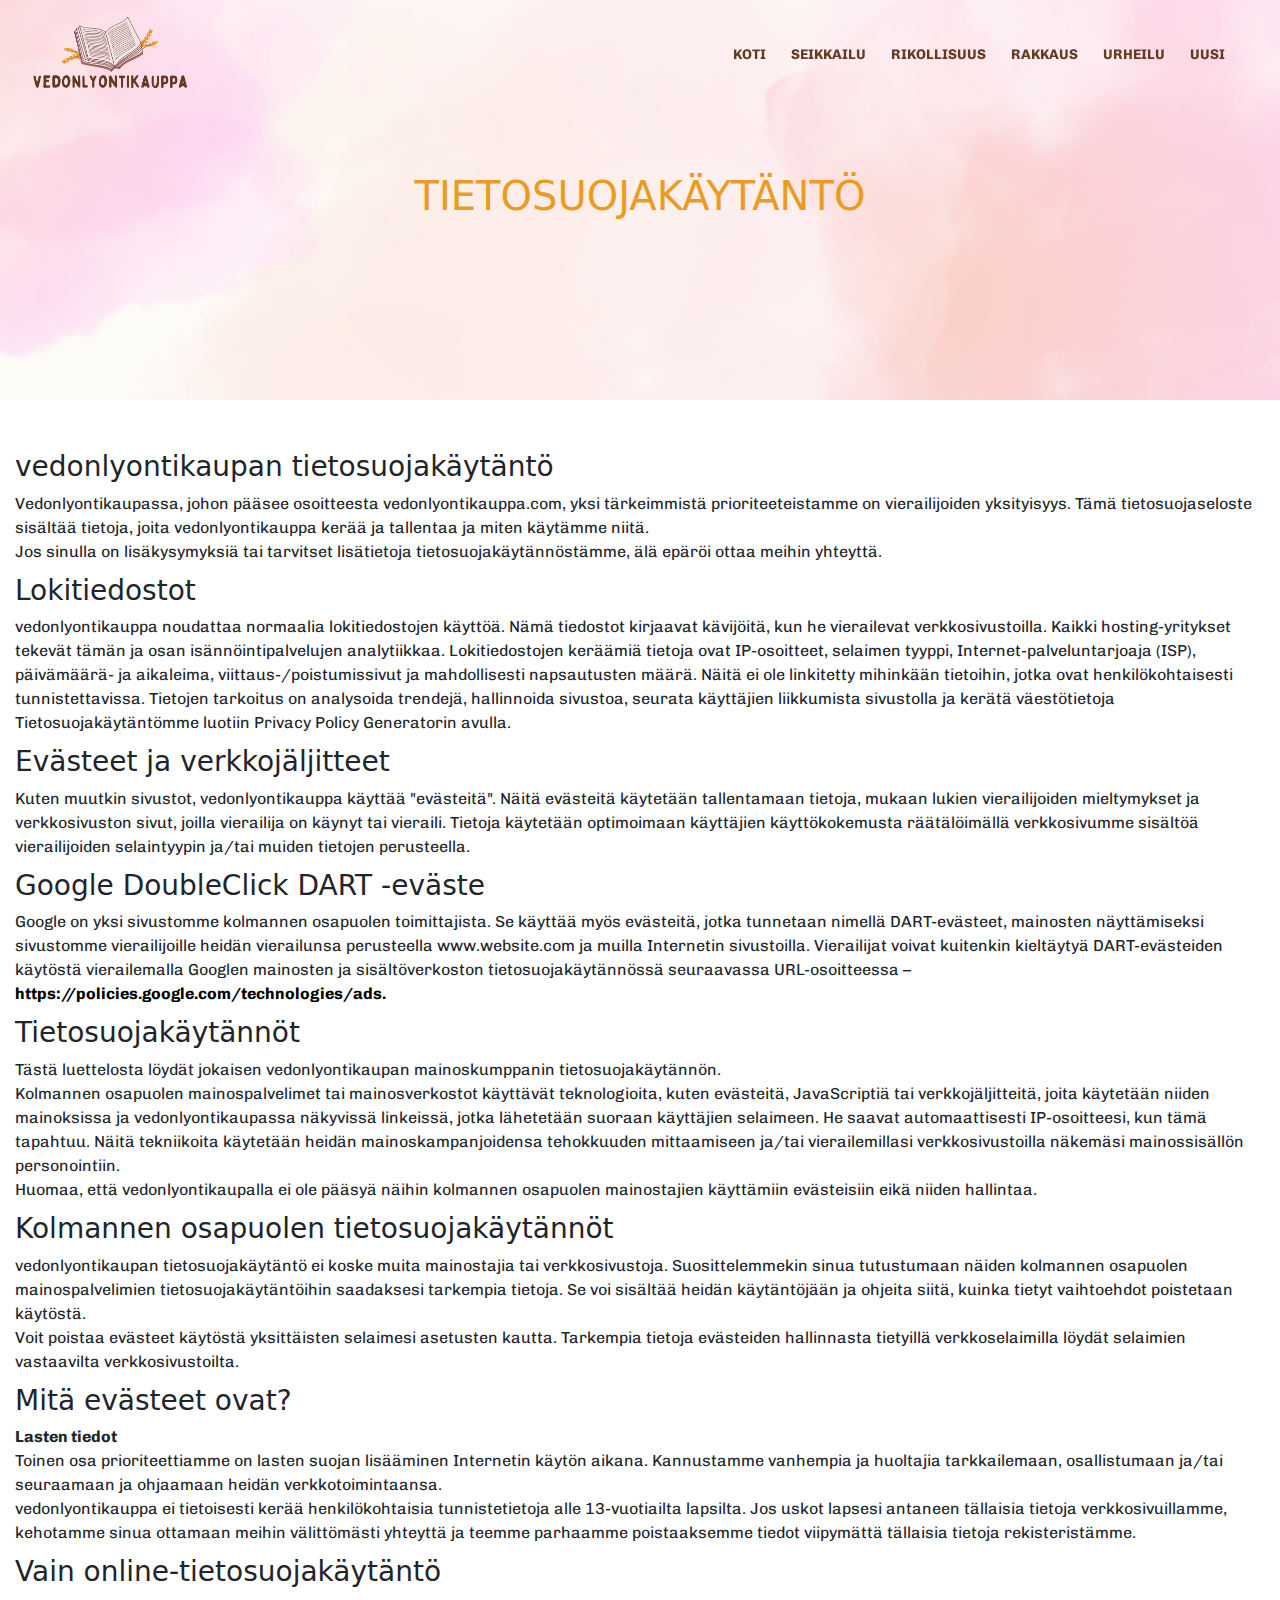
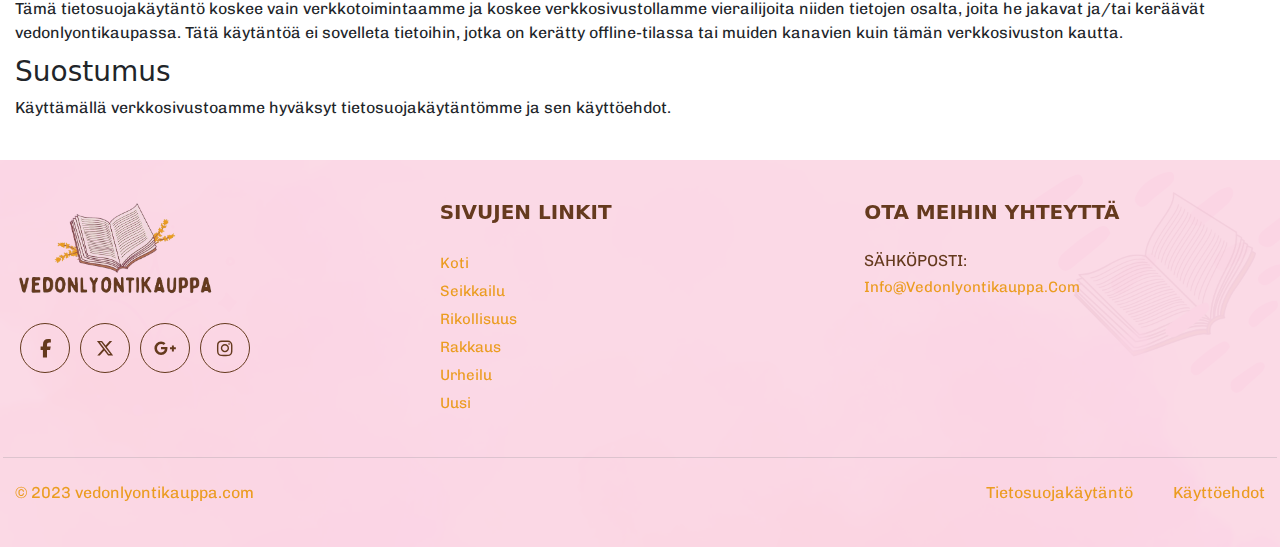
<file: privacy.html>
<!DOCTYPE html>
<html lang="fi">

<head>
    <meta charset="UTF-8">
    <meta name="viewport" content="width=device-width, initial-scale=1.0">
    <title>Tietosuojakäytäntö</title>
    <link rel="icon" type="image/x-icon" href="assets/image/favicon.png">
    <link rel="stylesheet" href="https://cdnjs.cloudflare.com/ajax/libs/font-awesome/6.5.1/css/all.min.css">
    <link rel="stylesheet" href="assets/css/bootstrap.css">
    <link rel="stylesheet" href="assets/css/style.css">
    <link rel="stylesheet" href="assets/css/responsive.css">
</head>

<body>
    <!-- header section start -->
    <header>
        <div class="container">
            <div class="navbar">
                <div class="logo"><a href="index.html"><img src="assets/image/logo.png" alt="logo"></a></div>
                <div class="navlink">
                    <div class="closebutton"><i class="fa fa-times-circle" aria-hidden="true"></i></div>
                    <ul>
                        <li><a href="index.html">Koti</a></li>
                        <li><a href="adventure.html">Seikkailu</a></li>
                        <li><a href="crime.html">Rikollisuus</a></li>
                        <li><a href="love.html">Rakkaus</a></li>
                        <li><a href="sport.html">Urheilu</a></li>
                        <li><a href="new.html">Uusi</a></li>
                    </ul>
                </div>
                <div class="open"><i class="fa fa-bars" aria-hidden="true"></i></div>
            </div>
        </div>
    </header>
    <!-- header section start -->
    <!-- home banner start -->
    <!-- privacy banner section start -->
    <div class="privacy__section">
        <div class="container">
            <div class="row">
                <div class="col-lg-12">
                    <div class="banner__text">
                        <h1 class="common_p_t">Tietosuojakäytäntö</h1>
                    </div>
                </div>

            </div>
        </div>
    </div>
    <!-- privacy banner section end -->
    <section class="privacy-policy">
        <div class="container">
            <div class="content-wrap">
                <h3>vedonlyontikaupan tietosuojakäytäntö

                </h3>
                <p>Vedonlyontikaupassa, johon pääsee osoitteesta vedonlyontikauppa.com, yksi tärkeimmistä
                    prioriteeteistamme on vierailijoiden yksityisyys. Tämä tietosuojaseloste sisältää tietoja, joita
                    vedonlyontikauppa kerää ja tallentaa ja miten käytämme niitä.
                </p>
                <p>Jos sinulla on lisäkysymyksiä tai tarvitset lisätietoja tietosuojakäytännöstämme, älä epäröi
                    ottaa meihin yhteyttä.</p>
                <h3>Lokitiedostot</h3>
                <p>vedonlyontikauppa noudattaa normaalia lokitiedostojen käyttöä. Nämä tiedostot kirjaavat
                    kävijöitä, kun he vierailevat verkkosivustoilla. Kaikki hosting-yritykset tekevät tämän ja osan
                    isännöintipalvelujen analytiikkaa. Lokitiedostojen keräämiä tietoja ovat IP-osoitteet, selaimen
                    tyyppi, Internet-palveluntarjoaja (ISP), päivämäärä- ja aikaleima, viittaus-/poistumissivut ja
                    mahdollisesti napsautusten määrä. Näitä ei ole linkitetty mihinkään tietoihin, jotka ovat
                    henkilökohtaisesti tunnistettavissa. Tietojen tarkoitus on analysoida trendejä, hallinnoida
                    sivustoa, seurata käyttäjien liikkumista sivustolla ja kerätä väestötietoja
                    Tietosuojakäytäntömme luotiin Privacy Policy Generatorin avulla.
                </p>
                <h3>Evästeet ja verkkojäljitteet</h3>
                <p>Kuten muutkin sivustot, vedonlyontikauppa käyttää "evästeitä". Näitä evästeitä käytetään
                    tallentamaan tietoja, mukaan lukien vierailijoiden mieltymykset ja verkkosivuston sivut, joilla
                    vierailija on käynyt tai vieraili. Tietoja käytetään optimoimaan käyttäjien käyttökokemusta
                    räätälöimällä verkkosivumme sisältöä vierailijoiden selaintyypin ja/tai muiden tietojen
                    perusteella.
                    </p>
               
                <h3>Google DoubleClick DART -eväste</h3>
                <p>Google on yksi sivustomme kolmannen osapuolen toimittajista. Se käyttää myös evästeitä,
                    jotka tunnetaan nimellä DART-evästeet, mainosten näyttämiseksi sivustomme vierailijoille
                    heidän vierailunsa perusteella www.website.com ja muilla Internetin sivustoilla. Vierailijat
                    voivat kuitenkin kieltäytyä DART-evästeiden käytöstä vierailemalla Googlen mainosten ja
                    sisältöverkoston tietosuojakäytännössä seuraavassa URL-osoitteessa –<a
                        href="https://policies.google.com/technologies/ads">https://policies.google.com/technologies/ads.</a>


                </p>
                <h3>Tietosuojakäytännöt</h3>
                <p>Tästä luettelosta löydät jokaisen vedonlyontikaupan mainoskumppanin tietosuojakäytännön.</p>
                <p>Kolmannen osapuolen mainospalvelimet tai mainosverkostot käyttävät teknologioita, kuten
                    evästeitä, JavaScriptiä tai verkkojäljitteitä, joita käytetään niiden mainoksissa ja
                    vedonlyontikaupassa näkyvissä linkeissä, jotka lähetetään suoraan käyttäjien selaimeen. He
                    saavat automaattisesti IP-osoitteesi, kun tämä tapahtuu. Näitä tekniikoita käytetään heidän
                    mainoskampanjoidensa tehokkuuden mittaamiseen ja/tai vierailemillasi verkkosivustoilla
                    näkemäsi mainossisällön personointiin.</p>
                <p>Huomaa, että vedonlyontikaupalla ei ole pääsyä näihin kolmannen osapuolen mainostajien
                    käyttämiin evästeisiin eikä niiden hallintaa.
                    </p>
                <h3>Kolmannen osapuolen tietosuojakäytännöt</h3>
                <p>vedonlyontikaupan tietosuojakäytäntö ei koske muita mainostajia tai verkkosivustoja.
                    Suosittelemmekin sinua tutustumaan näiden kolmannen osapuolen mainospalvelimien
                    tietosuojakäytäntöihin saadaksesi tarkempia tietoja. Se voi sisältää heidän käytäntöjään ja
                    ohjeita siitä, kuinka tietyt vaihtoehdot poistetaan käytöstä.</p>
                <p>Voit poistaa evästeet käytöstä yksittäisten selaimesi asetusten kautta. Tarkempia tietoja
                    evästeiden hallinnasta tietyillä verkkoselaimilla löydät selaimien vastaavilta verkkosivustoilta.

                </p>
               
                <h3>Mitä evästeet ovat?
                </h3>
                <p><b>Lasten tiedot</b></p>
                <p>Toinen osa prioriteettiamme on lasten suojan lisääminen Internetin käytön aikana.
                    Kannustamme vanhempia ja huoltajia tarkkailemaan, osallistumaan ja/tai seuraamaan ja
                    ohjaamaan heidän verkkotoimintaansa.

                </p>
                <p>vedonlyontikauppa ei tietoisesti kerää henkilökohtaisia tunnistetietoja alle 13-vuotiailta
                    lapsilta. Jos uskot lapsesi antaneen tällaisia tietoja verkkosivuillamme, kehotamme sinua
                    ottamaan meihin välittömästi yhteyttä ja teemme parhaamme poistaaksemme tiedot
                    viipymättä tällaisia tietoja rekisteristämme.</p>
                <h3>Vain online-tietosuojakäytäntö</h3>
                <p>Tämä tietosuojakäytäntö koskee vain verkkotoimintaamme ja koskee verkkosivustollamme
                    vierailijoita niiden tietojen osalta, joita he jakavat ja/tai keräävät vedonlyontikaupassa. Tätä
                    käytäntöä ei sovelleta tietoihin, jotka on kerätty offline-tilassa tai muiden kanavien kuin
                    tämän verkkosivuston kautta.
                    
                </p>
                <h3>Suostumus
                </h3>
                <p>Käyttämällä verkkosivustoamme hyväksyt tietosuojakäytäntömme ja sen käyttöehdot.</p>
            </div>
        </div>
    </section>

    <!-- footer section start -->
    <div class="footer">
        <div class="container">
            <div class="row">
                <div class="col-lg-4 col-sm-6 col-xs-12">
                    <div class="single_footer">
                        <a href="#">
                            <h4><img src="assets/image/logo.png" alt="logo"></h4>
                        </a>
                        <ul>
                            <li></li>
                        </ul>
                        <div class="social_profile">
                            <ul>
                                <li><a href="#"><i class="fa-brands fa-facebook-f"></i></a></li>
                                <li><a href="#"><i class="fa-brands fa-x-twitter"></i></a></li>
                                <li><a href="#"><i class="fa-brands fa-google-plus-g"></i></a></li>
                                <li><a href="#"><i class="fa-brands fa-instagram"></i></a></li>
                            </ul>
                        </div>
                    </div>
                </div>
                <div class="col-md-4 col-sm-6 col-xs-12">
                    <div class="single_footer single_footer_address">
                        <h4>
                            Sivujen linkit</h4>

                            <ul>
                                <li><a href="index.html">Koti</a></li>
                                <li><a href="adventure.html">Seikkailu</a></li>
                                <li><a href="crime.html">Rikollisuus</a></li>
                                <li><a href="love.html">Rakkaus</a></li>
                                <li><a href="sport.html">Urheilu</a></li>
                                <li><a href="new.html">Uusi</a></li>
                            </ul>


                    </div>
                </div>
                <div class="col-md-4 col-sm-12 col-xs-12">
                    <div class="single_footer single_footer_address">
                        <h4>Ota meihin yhteyttä</h4>
                        <div class="email">
                            <p>SÄHKÖPOSTI:
                            </p>
                            <ul>
                                <li>
                                    <a href="mailto:info@vedonlyontikauppa.com">info@vedonlyontikauppa.com</a>
                                </li>
                            </ul>
                        </div>

                    </div>
                </div>
            </div>


            <div class="row">
                <div class="copyright">
                    <div class="col-md-6">
                        <div class="copy-text">
                            <p>© 2023 vedonlyontikauppa.com
                            </p>
                        </div>
                    </div>
                    <div class="col-md-6">
                        <div class="policy">
                            <ul>
                                <li><a href="privacy.html">Tietosuojakäytäntö</a></li>
                                <li><a href="terms.html">Käyttöehdot</a></li>
                            </ul>
                        </div>
                    </div>
                </div>
            </div>

        </div>
    </div>
    <!-- footer section end -->
    <script src="assets/javascript/jquery.min.js"></script>
    <script src="assets/javascript/aos.js"></script>
    <script src="assets/javascript/slick.js"></script>
    <script src="assets/javascript/bootstrap.min.js"></script>
    <script src="assets/javascript/custom.js"></script>
    <script>
        $(document).ready(function () {
            $(".open").click(function () {
                $("body").addClass("toggle");
            });
        });
        $(document).ready(function () {
            $(".closebutton").click(function () {
                $("body").removeClass("toggle");
            });
        });
    </script>
    <script>
        AOS.init({
            duration: 1200,
        })
    </script>
    <script>
        $(document).ready(function () {
            $(window).scroll(function () {
                var header = $("header");
                header.toggleClass("sticky", $(window).scrollTop() > 0);
            });
        });
    </script>

</body>

</html>
</file>
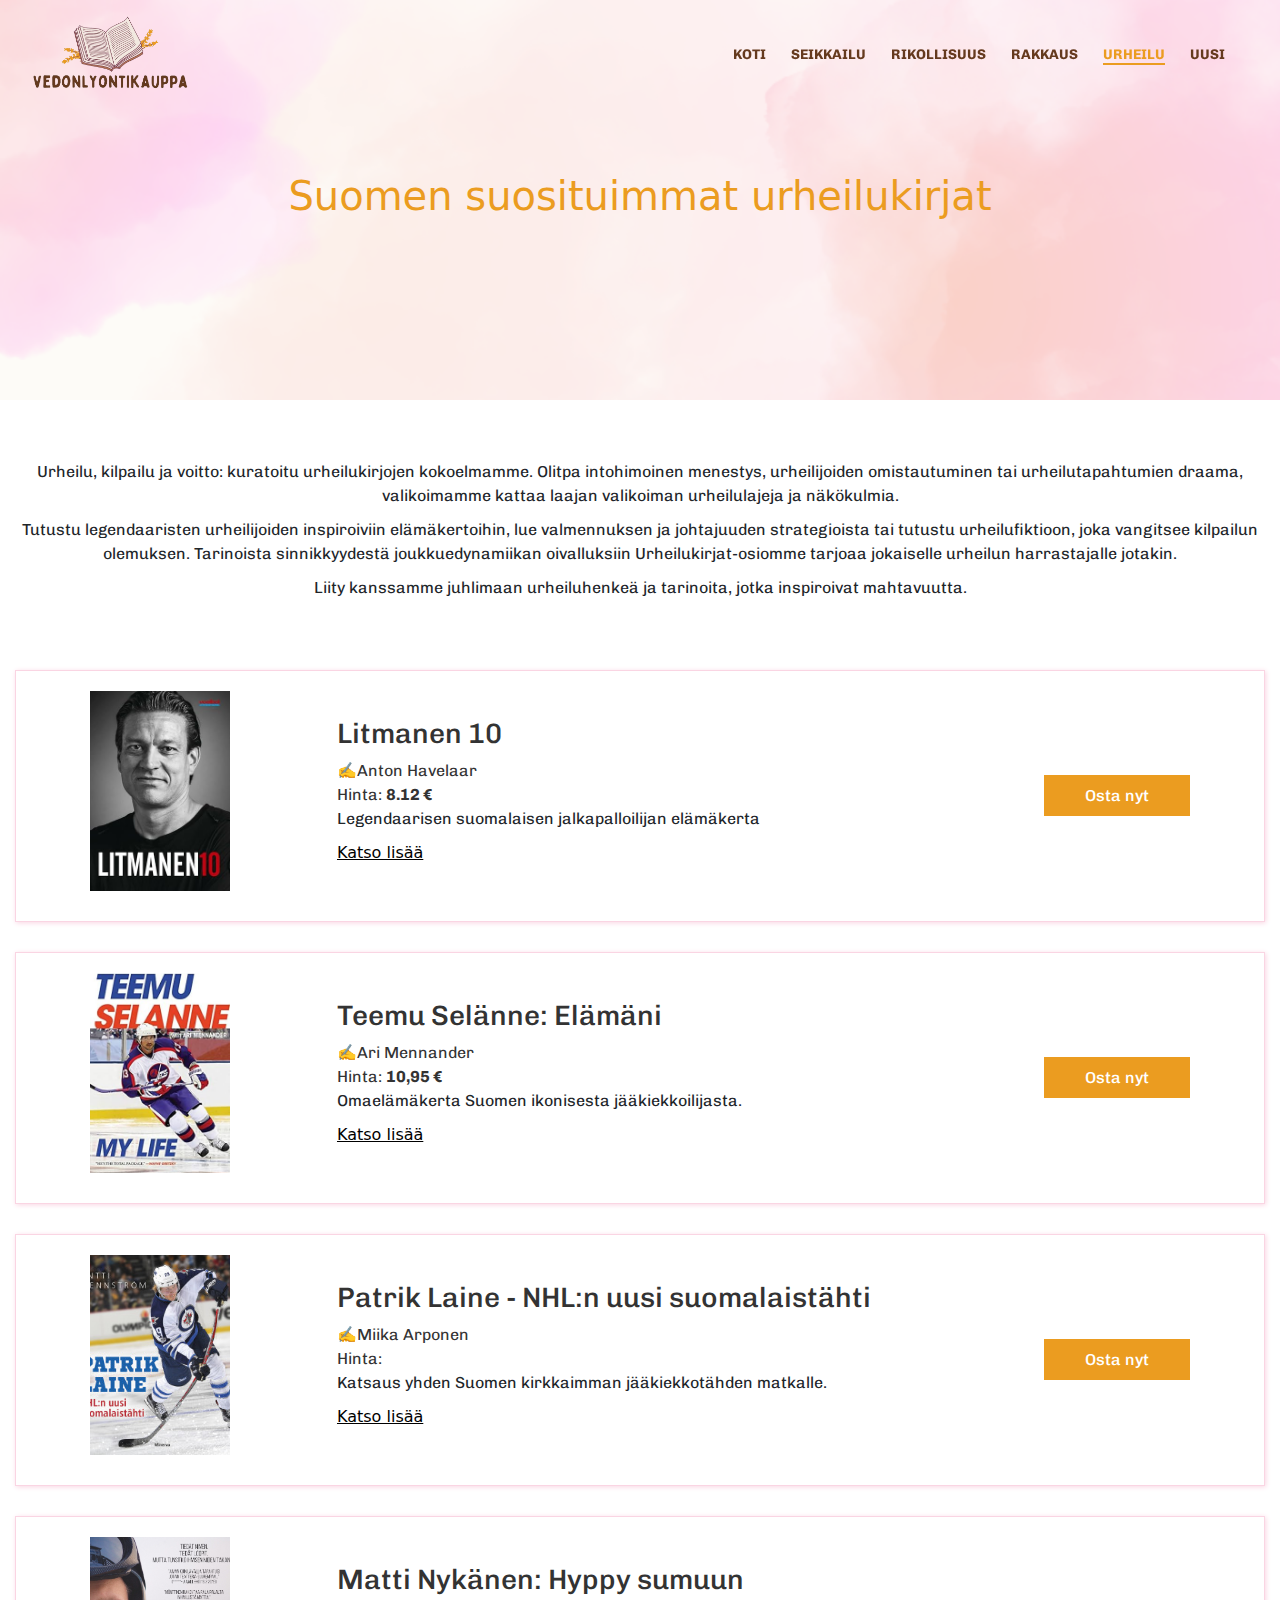
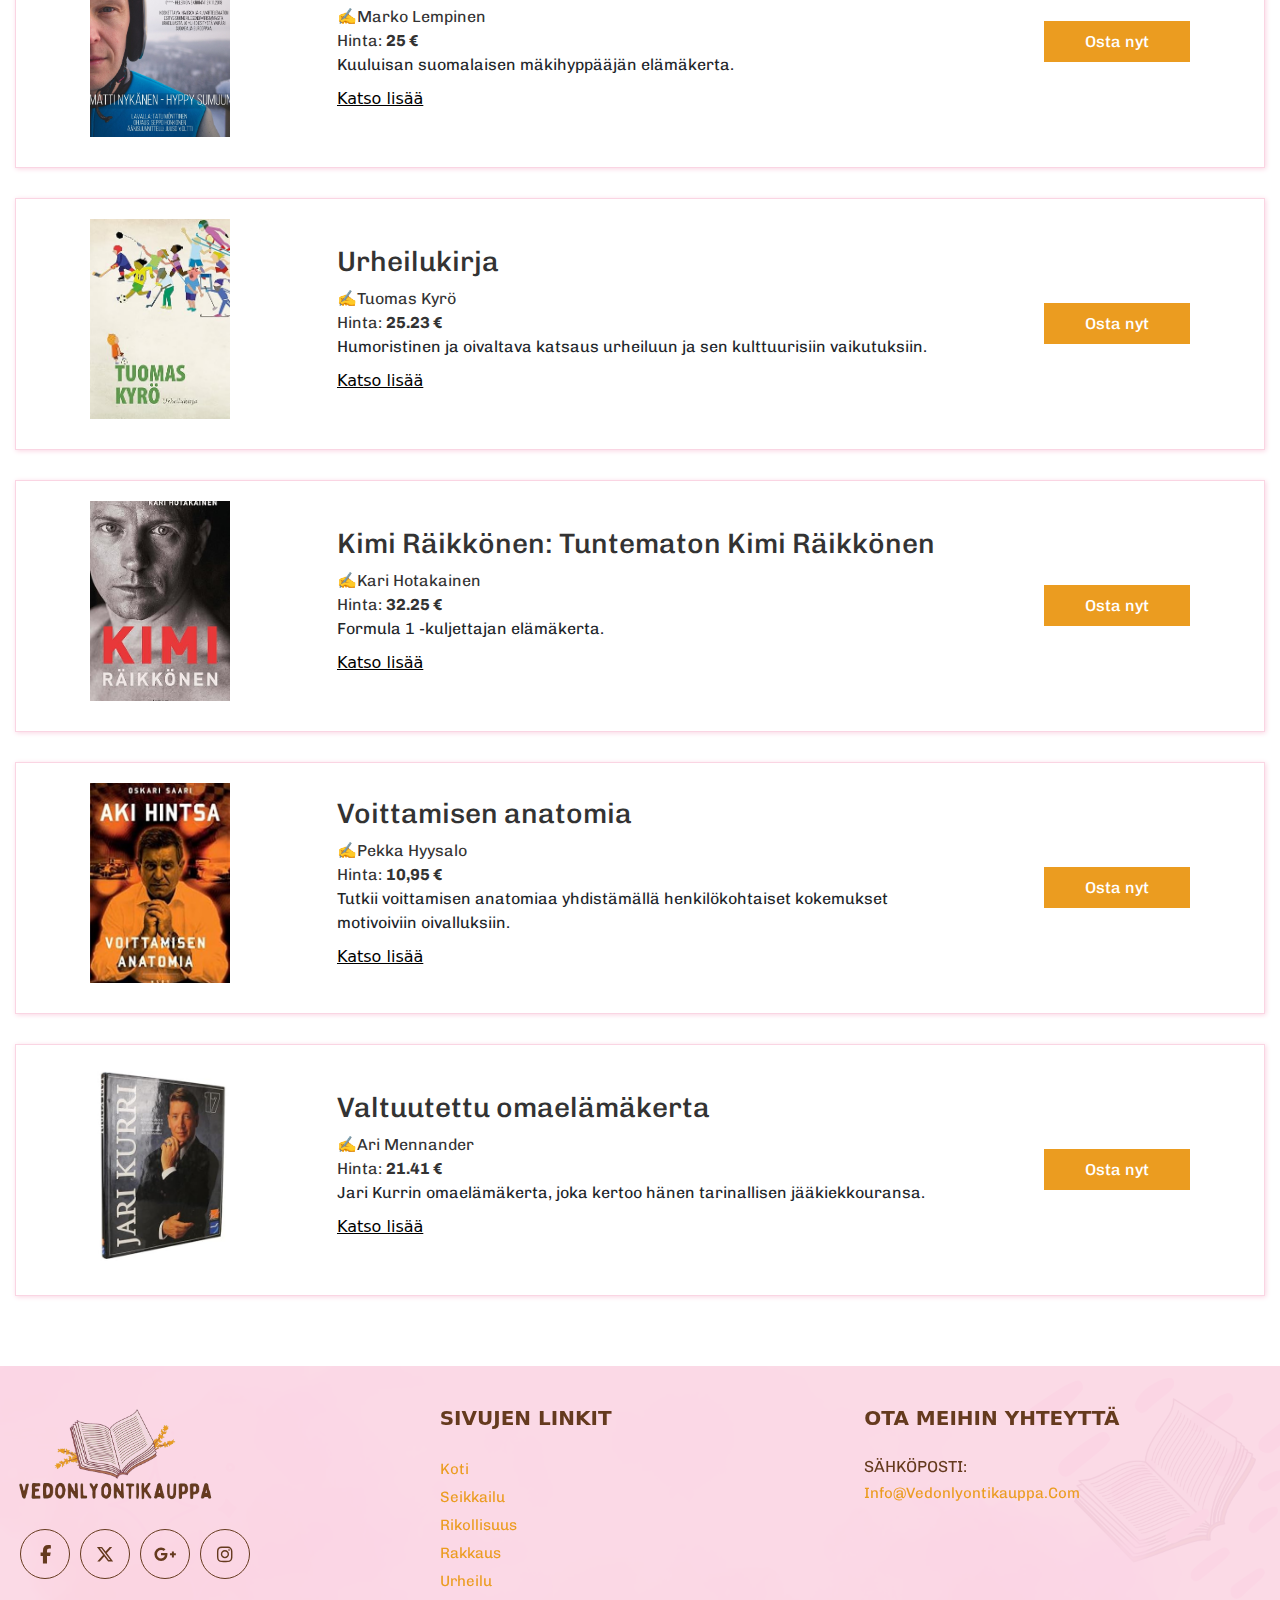
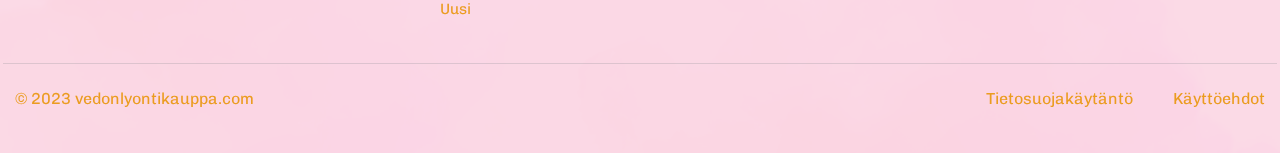
<file: sport.html>
<!DOCTYPE html>
<html lang="fi">

<head>
    <meta charset="UTF-8">
    <meta name="viewport" content="width=device-width, initial-scale=1.0">
    <title>Urheilu</title>
    <link rel="icon" type="image/x-icon" href="assets/image/favicon.png">
    <link rel="stylesheet" href="https://cdnjs.cloudflare.com/ajax/libs/font-awesome/6.5.1/css/all.min.css">
    <link rel="stylesheet" href="assets/css/aos.css">
    <link rel="stylesheet" href="assets/css/bootstrap.css">
    <link rel="stylesheet" href="assets/css/slick.min.css">
    <link rel="stylesheet" href="assets/css/slick-theme.min.css">
    <link rel="stylesheet" href="assets/css/style.css">
    <link rel="stylesheet" href="assets/css/responsive.css">
</head>

<body>
    <!-- header section start -->
    <header>
        <div class="container">
            <div class="navbar">
                <div class="logo"><a href="index.html"><img src="assets/image/logo.png" alt="logo"></a></div>
                <div class="navlink">
                    <div class="closebutton"><i class="fa fa-times-circle" aria-hidden="true"></i></div>
                    <ul>
                        <li><a href="index.html">Koti</a></li>
                        <li><a href="adventure.html">Seikkailu</a></li>
                        <li><a href="crime.html">Rikollisuus</a></li>
                        <li><a href="love.html">Rakkaus</a></li>
                        <li><a href="sport.html" class="active">Urheilu</a></li>
                        <li><a href="new.html">Uusi</a></li>
                    </ul>
                </div>
                <div class="open"><i class="fa fa-bars" aria-hidden="true"></i></div>
            </div>
        </div>
    </header>
    <!-- header section start -->

    <!-- home banner start -->
    <section class="adventure_banner">
        <div class="container">
            <div class="row">
                <div class="col-lg-12">
                    <div class="banner_box">
                        <h1>Suomen suosituimmat urheilukirjat</h1>
                    </div>
                </div>
            </div>
        </div>
    </section>
    <!-- home banner end -->
    <!-- adventure detail section start -->
    <div class="adven_detail">
        <div class="container">
            <div class="row">
                <div class="col-12">
                    <div class="adven_text">
                        <p>Urheilu, kilpailu ja voitto: kuratoitu urheilukirjojen kokoelmamme. Olitpa intohimoinen
                            menestys, urheilijoiden omistautuminen tai urheilutapahtumien draama, valikoimamme
                            kattaa laajan valikoiman urheilulajeja ja näkökulmia.
                        </p>
                        <p>Tutustu legendaaristen urheilijoiden inspiroiviin elämäkertoihin, lue valmennuksen ja
                            johtajuuden strategioista tai tutustu urheilufiktioon, joka vangitsee kilpailun olemuksen.
                            Tarinoista sinnikkyydestä joukkuedynamiikan oivalluksiin Urheilukirjat-osiomme tarjoaa
                            jokaiselle urheilun harrastajalle jotakin.
                        </p>
                        <p>Liity kanssamme juhlimaan urheiluhenkeä ja tarinoita, jotka inspiroivat mahtavuutta.
                        </p>
                    </div>
                </div>
            </div>
        </div>
    </div>
    <!-- adventure detail section end -->
    <!-- detail section start -->
    <div class="thessa_detail">
        <div class="container">
            <div class="row">

                <div class="col-12">
                    <div class="thessa-inner">
                        <div class="img_transition"><img src="assets/image/litmanen.jpg" alt="thessa"></div>
                        <div class="together"> <a
                                href="https://www.amazon.co.uk/Litmanen-10-Jari/dp/9067971219">
                                <h3>Litmanen 10
                                </h3>
                                <span>✍️Anton Havelaar
                                </span>
                                <p>Hinta: <b>8.12 €</b></p>
                            </a>
                            <p>Legendaarisen suomalaisen jalkapalloilijan elämäkerta

                            </p>
                            <div class="view">
                                <button class="toggle_btn">Katso lisää</button>
                                <div class="content" style="display: none;">
                                    <p>Tämä elämäkerta kertoo Jari Litmasen, yhden Suomen suurimmista
                                        jalkapalloilijoista,
                                        elämästä ja urasta. Kirja tarjoaa syvällisen katsauksen hänen saavutuksiinsa,
                                        haasteisiinsa
                                        ja vaikutuksiinsa, joita hän on vaikuttanut jalkapalloon Suomessa, Lahden
                                        varhaisista ajoista
                                        aina kansainväliseen menestykseen Ajaxissa ja Suomen maajoukkueessa.
                                    </p>
                                </div>
                            </div>
                        </div>
                        <div class="hotel_btn">
                            <a href="https://www.amazon.co.uk/Litmanen-10-Jari/dp/9067971219"
                                class="button_main">Osta nyt</a>
                        </div>
                    </div>
                </div>

                <div class="col-12">
                    <div class="thessa-inner">
                        <div class="img_transition"><img src="assets/image/teemuselanne.jpg" alt="thessa"></div>
                        <div class="together"> <a href="https://www.amazon.com/-/he/Teemu-Selanne/dp/1443460176">
                                <h3>Teemu Selänne: Elämäni
                                </h3>
                                <span> ✍️Ari Mennander
                                </span>
                                <p>Hinta: <b>10,95 €</b></p>
                            </a>
                            <p>Omaelämäkerta Suomen ikonisesta jääkiekkoilijasta.</p>
                            <div class="view">
                                <button class="toggle_btn">Katso lisää</button>
                                <div class="content" style="display: none;">
                                    <p>"Finnish Flashina" tunnettu Teemu Selänne kertoo matkastaan nuoresta
                                        jääkiekkoharrastajasta NHL-supertähdeksi. Omaelämäkerta kattaa hänen uransa
                                        kohokohdat, henkilökohtaisen elämän sekä päättäväisyyden ja intohimon, jotka
                                        saivat hänet
                                        yhdeksi jääkiekon rakastetuimmista hahmoista.
                                    </p>
                                </div>
                            </div>
                        </div>
                        <div class="hotel_btn">
                            <a href="https://www.amazon.com/-/he/Teemu-Selanne/dp/1443460176" class="button_main">Osta
                                nyt</a>
                        </div>
                    </div>
                </div>
                <div class="col-12">
                    <div class="thessa-inner">
                        <div class="img_transition"><img src="assets/image/patriklaine.jpg" alt="thessa"></div>
                        <div class="together"> <a
                                href="https://www.goodreads.com/book/show/36654079-patrik-laine---nhl?from_search=true&from_srp=true&qid=ADS95FnCcX&rank=1">
                                <h3>Patrik Laine - NHL:n uusi suomalaistähti</h3>
                                <span>✍️Miika Arponen</span>
                                <p>Hinta: <b></b></p>
                            </a>
                            <p>Katsaus yhden Suomen kirkkaimman jääkiekkotähden matkalle.</p>
                            <div class="view">
                                <button class="toggle_btn">Katso lisää</button>
                                <div class="content" style="display: none;">
                                    <p>Tämä kirja käsittelee Patrik Laineen nousua hänen varhaisista jääkiekkoajoistaan
                                        Tampereella parhaaksi draftin valinnaksi ja tähdeksi NHL:ssä. Se tarjoaa
                                        näkemyksiä hänen
                                        harjoittelustaan, haasteistaan ja omistautumisesta, jota vaaditaan menestyäkseen
                                        urheilun
                                        korkeimmilla tasoilla.
                                    </p>
                                </div>
                            </div>
                        </div>
                        <div class="hotel_btn">
                            <a href="https://www.goodreads.com/book/show/36654079-patrik-laine---nhl?from_search=true&from_srp=true&qid=ADS95FnCcX&rank=1"
                                class="button_main">Osta nyt</a>
                        </div>
                    </div>
                </div>
                <div class="col-12">
                    <div class="thessa-inner">
                        <div class="img_transition"><img src="assets/image/mattinyka.jpg" alt="thessa"></div>
                        <div class="together"> <a href="https://leppavirta.fi/tapahtuma/16-7-2023-teatteria-matti-nykanen-hyppy-sumuun-tatu-monttinen/">
                                <h3>Matti Nykänen: Hyppy sumuun</h3>
                                <span>
                                    ✍️Marko Lempinen</span>
                                <p>Hinta: <b>25 €</b></p>
                            </a>
                            <p>Kuuluisan suomalaisen mäkihyppääjän elämäkerta.</p>
                            <div class="view">
                                <button class="toggle_btn">Katso lisää</button>
                                <div class="content" style="display: none;">
                                    <p>Matti Nykäsen elämää ja uraa leimasivat sekä uskomattomat voitot että
                                        henkilökohtaiset
                                        kamppailut. Tämä elämäkerta kaivaa hänen matkaansa yhtenä historian
                                        menestyneimmistä
                                        mäkihyppääjistä, hänen taisteluitaan henkilökohtaisten demonien kanssa ja hänen
                                        kestävään perintöönsä suomalaisessa urheilussa.

                                    </p>
                                </div>
                            </div>
                        </div>
                        <div class="hotel_btn">
                            <a href="https://leppavirta.fi/tapahtuma/16-7-2023-teatteria-matti-nykanen-hyppy-sumuun-tatu-monttinen/"
                                class="button_main">Osta nyt</a>
                        </div>
                    </div>
                </div>
                <div class="col-12">
                    <div class="thessa-inner">
                        <div class="img_transition"><img src="assets/image/urheilukirja.jpg" alt="thessa"></div>
                        <div class="together"> <a
                                href="https://www.amazon.com/Urheilukirja-Finnish-Tuomas-Kyr%C3%B6-ebook/dp/B00ANQT1HE">
                                <h3>Urheilukirja</h3>
                                <span>✍️Tuomas Kyrö</span>
                                <p>Hinta: <b>25.23 €</b></p>
                            </a>
                            <p>Humoristinen ja oivaltava katsaus urheiluun ja sen kulttuurisiin vaikutuksiin.</p>
                            <div class="view">
                                <button class="toggle_btn">Katso lisää</button>
                                <div class="content" style="display: none;">
                                    <p>Tuomas Kyrön "Urheilukirja" tarjoaa ainutlaatuisen ja viihdyttävän näkökulman
                                        urheilun
                                        maailmaan. Nokkelasta ja mukaansatempaavasta kirjoitustyylistään tunnettu Kyrö
                                        tutkii
                                        erilaisia urheilulajeja humorististen anekdoottien, oivaltavan kommentin ja
                                        henkilökohtaisten
                                        pohdiskelujen kautta. Tämä kirja käsittelee urheilun kulttuurista merkitystä,
                                        fanien intohimoa
                                        ja ikimuistoisia hetkiä, jotka määrittelevät urheilullisen kilpailun.
                                        Jalkapallosta jääkiekkoon ja
                                        kaikkeen siltä väliltä, Kyrö tarjoaa lukijoille tuoreen ja hauskan kuvan
                                        urheilulajeista, jotka
                                        vangitsevat mielikuvituksemme ja tuovat ihmiset yhteen. "Urheilukirja" on
                                        pakollista luettavaa
                                        urheilun harrastajille, jotka arvostavat huumoria ja rakkaamme pelien
                                        sydämellistä
                                        arvostusta.
                                    </p>
                                </div>
                            </div>
                        </div>
                        <div class="hotel_btn">
                            <a href="https://www.amazon.com/Urheilukirja-Finnish-Tuomas-Kyr%C3%B6-ebook/dp/B00ANQT1HE"
                                class="button_main">Osta nyt</a>
                        </div>
                    </div>
                </div>
                <div class="col-12">
                    <div class="thessa-inner">
                        <div class="img_transition"><img src="assets/image/kimiraikkonen.jpg" alt="thessa"></div>
                        <div class="together"> <a href="https://www.amazon.de/-/en/Kari-Hotakainen/dp/902141516X">
                                <h3>Kimi Räikkönen: Tuntematon Kimi Räikkönen</h3>
                                <span>✍️Kari Hotakainen</span>
                                <p>Hinta: <b>32.25 €</b></p>
                            </a>
                            <p>Formula 1 -kuljettajan elämäkerta.</p>
                            <div class="view">
                                <button class="toggle_btn">Katso lisää</button>
                                <div class="content" style="display: none;">
                                    <p>Arvoituksellisesta persoonallisuudestaan ja kilpakyvystään tunnetun Kimi
                                        Räikkösen
                                        elämäkerta tarjoaa harvinaisen kurkistuksen hänen elämäänsä niin radalla kuin
                                        sen
                                        ulkopuolellakin. Se kattaa hänen varhaisen uransa, Formula 1 -voitot ja
                                        henkilökohtaiset
                                        anekdootit, jotka paljastavat miehen julkisen kuvan takana. </p>
                                </div>
                            </div>
                        </div>
                        <div class="hotel_btn">
                            <a href="https://www.amazon.de/-/en/Kari-Hotakainen/dp/902141516X" class="button_main">Osta nyt</a>
                        </div>
                    </div>
                </div>
                <div class="col-12">
                    <div class="thessa-inner">
                        <div class="img_transition"><img src="assets/image/anatomia.jpg" alt="thessa"></div>
                        <div class="together"> <a href="https://www.amazon.com/Aki-Hintsa-voittamisen-Saari-Oskari/dp/9510408875/ref=sr_1_3?dib=eyJ2IjoiMSJ9.onjC8H6J_QxJtxcSFDARAwinAdEc41mzeB1aX7i4hWPGjHj071QN20LucGBJIEps.rpUeKYbN90NVS22tniAJbsAcGTzb1BtsOLoMxc6evr0&dib_tag=se&qid=1718374737&refinements=p_27%3AAki+Hintsa&s=books&sr=1-3">
                                <h3>Voittamisen anatomia
                                </h3>
                                <span>✍️Pekka Hyysalo</span>
                                <p>Hinta: <b>10,95 €</b></p>
                            </a>
                            <p>Tutkii voittamisen anatomiaa yhdistämällä henkilökohtaiset kokemukset motivoiviin
                                oivalluksiin.</p>
                            <div class="view">
                                <button class="toggle_btn">Katso lisää</button>
                                <div class="content" style="display: none;">
                                    <p>Pekka Hyysalon "Voittamisen anatomia" yhdistää henkilökohtaisen narratiivin ja
                                        motivaatiofilosofian tutkiakseen menestyksen ja kestävyyden olemusta. Hänet
                                        halvaantuneen elämää muuttavan hiihtoonnettomuuden jälkeen Hyysalo hyödynsi
                                        kokemuksiaan freestyle-ammattihiihtäjänä rakentaakseen elämänsä uudelleen. Tässä
                                        kirjassa hän pohtii psykologisia ja emotionaalisia strategioita, joiden ansiosta
                                        hän pystyi
                                        voittamaan vastoinkäymisiä ja saavuttamaan henkilökohtaisia voittoja. Voitto- ja
                                        takaiskutarinoiden kautta Hyysalo inspiroi lukijoita omaksumaan päättäväisyyttä,
                                        kasvattamaan voittajamielisyyttä ja navigoimaan elämän haasteissa rohkeasti ja
                                        sitkeästi.
                                        "Voittamisen anatomia" on osoitus ajattelutavan voimasta esteiden voittamisessa
                                        ja
                                        poikkeuksellisten tavoitteiden saavuttamisessa.

                                    </p>
                                </div>
                            </div>
                        </div>
                        <div class="hotel_btn">
                            <a href="https://www.amazon.com/Aki-Hintsa-voittamisen-Saari-Oskari/dp/9510408875/ref=sr_1_3?dib=eyJ2IjoiMSJ9.onjC8H6J_QxJtxcSFDARAwinAdEc41mzeB1aX7i4hWPGjHj071QN20LucGBJIEps.rpUeKYbN90NVS22tniAJbsAcGTzb1BtsOLoMxc6evr0&dib_tag=se&qid=1718374737&refinements=p_27%3AAki+Hintsa&s=books&sr=1-3" class="button_main">Osta
                                nyt</a>
                        </div>
                    </div>
                </div>
                <div class="col-12">
                    <div class="thessa-inner">
                        <div class="img_transition"><img src="assets/image/jarikurri.jpg" alt="thessa"></div>
                        <div class="together"> <a
                                href="https://www.amazon.com/Jari-Kurri-Autobiography-Ari-Mennander/dp/9519855742">
                                <h3>Valtuutettu omaelämäkerta
                                </h3>
                                <span>✍️Ari Mennander</span>
                                <p>Hinta: <b>21.41 €
                                    </b></p>
                            </a>
                            <p>Jari Kurrin omaelämäkerta, joka kertoo hänen tarinallisen jääkiekkouransa.</p>
                            <div class="view">
                                <button class="toggle_btn">Katso lisää</button>
                                <div class="content" style="display: none;">
                                    <p>Jari Kurrin "Elämäni pelit" tarjoaa yksityiskohtaisen kuvauksen Suomen yhden suurimmista
                                        jääkiekkoilijan elämästä ja urasta. Edmonton Oilersin peliajastaan ja keskeisestä roolistaan
                                        useiden Stanley Cupien voittamisessa tunnettu Kurri jakaa matkansa nuoresta
                                        jääkiekkoharrastajasta Helsingissä NHL-legendaksi. Tämä omaelämäkerta kattaa hänen
                                        varhaisvuodet, Pohjois-Amerikan jääkiekkoon sopeutumisen haasteet sekä uran voitot ja
                                        koettelemukset, jotka näkivät hänet pelaavan legendojen, kuten Wayne Gretzkyn, rinnalla.
                                        "Elämäni pelit" tarjoaa henkilökohtaisia anekdootteja, näkemyksiä ammattilaisjääkiekon
                                        maailmaan ja pohdintoja hänen peliuransa jälkeen inspiroivan ja kattavan katsauksen Kurrin
                                        panokseen urheilussa ja hänen pysyvään perintöönsä.
                                    </p>
                                </div>
                            </div>
                        </div>
                        <div class="hotel_btn">
                            <a href="https://www.amazon.com/Jari-Kurri-Autobiography-Ari-Mennander/dp/9519855742"
                                class="button_main">Osta nyt</a>
                        </div>
                    </div>
                </div>
                <!-- <div class="col-xl-6 col-lg-6 col-md-12 col-sm-12 col-12 mb-3">
                    <div class="thessa-inner">
                        <div class="img_transition"><img src="image/museam.jpg" alt="thessa"></div>
                        <a href="https://www.atomicmuseum.vegas/">
                            <h3>The National Atomic Testing Museum
                            </h3>
                        </a>
                        <p><i class="fa fa-map-marker" aria-hidden="true"></i>
                            755 E Flamingo Rd, Las Vegas, NV 89119</p>
                        <p>Liput: <b>$24</b></p>
                        <div class="view">
                            <button class="toggle_btn">Lue lisää</button>
                            <div class="content">
                                <p>Tämä museo tarjoaa syvällisen katsauksen ydinkokeiden historiaan Nevadan
                                    testialueella.
                                </p>
                                <p>Esittelee atomin aikakauden esineitä ja interaktiivisia näyttelyitä.</p>
                            </div>
                        </div>
                        <div class="hotel_btn">
                            <a href="https://www.atomicmuseum.vegas/" class="button_main">Vieraile
                                verkkosivustolla</a>
                        </div>
                    </div>

                </div> -->
            </div>

        </div>
    </div>
    <!-- detail section end -->
    <!-- footer section start -->
    <div class="footer">
        <div class="container">
            <div class="row">
                <div class="col-lg-4 col-sm-6 col-xs-12">
                    <div class="single_footer">
                        <a href="#">
                            <h4><img src="assets/image/logo.png" alt="logo"></h4>
                        </a>
                        <ul>
                            <li></li>
                        </ul>
                        <div class="social_profile">
                            <ul>
                                <li><a href="#"><i class="fa-brands fa-facebook-f"></i></a></li>
                                <li><a href="#"><i class="fa-brands fa-x-twitter"></i></a></li>
                                <li><a href="#"><i class="fa-brands fa-google-plus-g"></i></a></li>
                                <li><a href="#"><i class="fa-brands fa-instagram"></i></a></li>
                            </ul>
                        </div>
                    </div>
                </div>
                <div class="col-md-4 col-sm-6 col-xs-12">
                    <div class="single_footer single_footer_address">
                        <h4>
                            Sivujen linkit</h4>

                            <ul>
                                <li><a href="index.html">Koti</a></li>
                                <li><a href="adventure.html">Seikkailu</a></li>
                                <li><a href="crime.html">Rikollisuus</a></li>
                                <li><a href="love.html">Rakkaus</a></li>
                                <li><a href="sport.html">Urheilu</a></li>
                                <li><a href="new.html">Uusi</a></li>
                            </ul>


                    </div>
                </div>
                <div class="col-md-4 col-sm-12 col-xs-12">
                    <div class="single_footer single_footer_address">
                        <h4>Ota meihin yhteyttä</h4>
                        <div class="email">
                            <p>SÄHKÖPOSTI:
                            </p>
                            <ul>
                                <li>
                                    <a href="mailto:info@vedonlyontikauppa.com">info@vedonlyontikauppa.com</a>
                                </li>
                            </ul>
                        </div>

                    </div>
                </div>
            </div>


            <div class="row">
                <div class="copyright">
                    <div class="col-md-6">
                        <div class="copy-text">
                            <p>© 2023 vedonlyontikauppa.com
                            </p>
                        </div>
                    </div>
                    <div class="col-md-6">
                        <div class="policy">
                            <ul>
                                <li><a href="privacy.html">Tietosuojakäytäntö</a></li>
                                <li><a href="terms.html">Käyttöehdot</a></li>
                            </ul>
                        </div>
                    </div>
                </div>
            </div>

        </div>
    </div>
    <!-- footer section end -->
    <script src="assets/javascript/jquery.min.js"></script>
    <script src="assets/javascript/aos.js"></script>
    <script src="assets/javascript/slick.js"></script>
    <script src="assets/javascript/bootstrap.min.js"></script>
    <script src="assets/javascript/custom.js"></script>


    <script>
        $(document).ready(function () {
            $(".caffes_services").slick({
                slidesToShow: 4,
                slidesToScroll: 1,
                arrows: true,
                responsive: [
                    {
                        breakpoint: 767,
                        settings: {
                            slidesToShow: 1,
                            arrows: false,
                            dots: true,
                            slidesToScroll: 1
                        }
                    }
                ]
            });
        });
    </script>


</body>

</html>
</file>
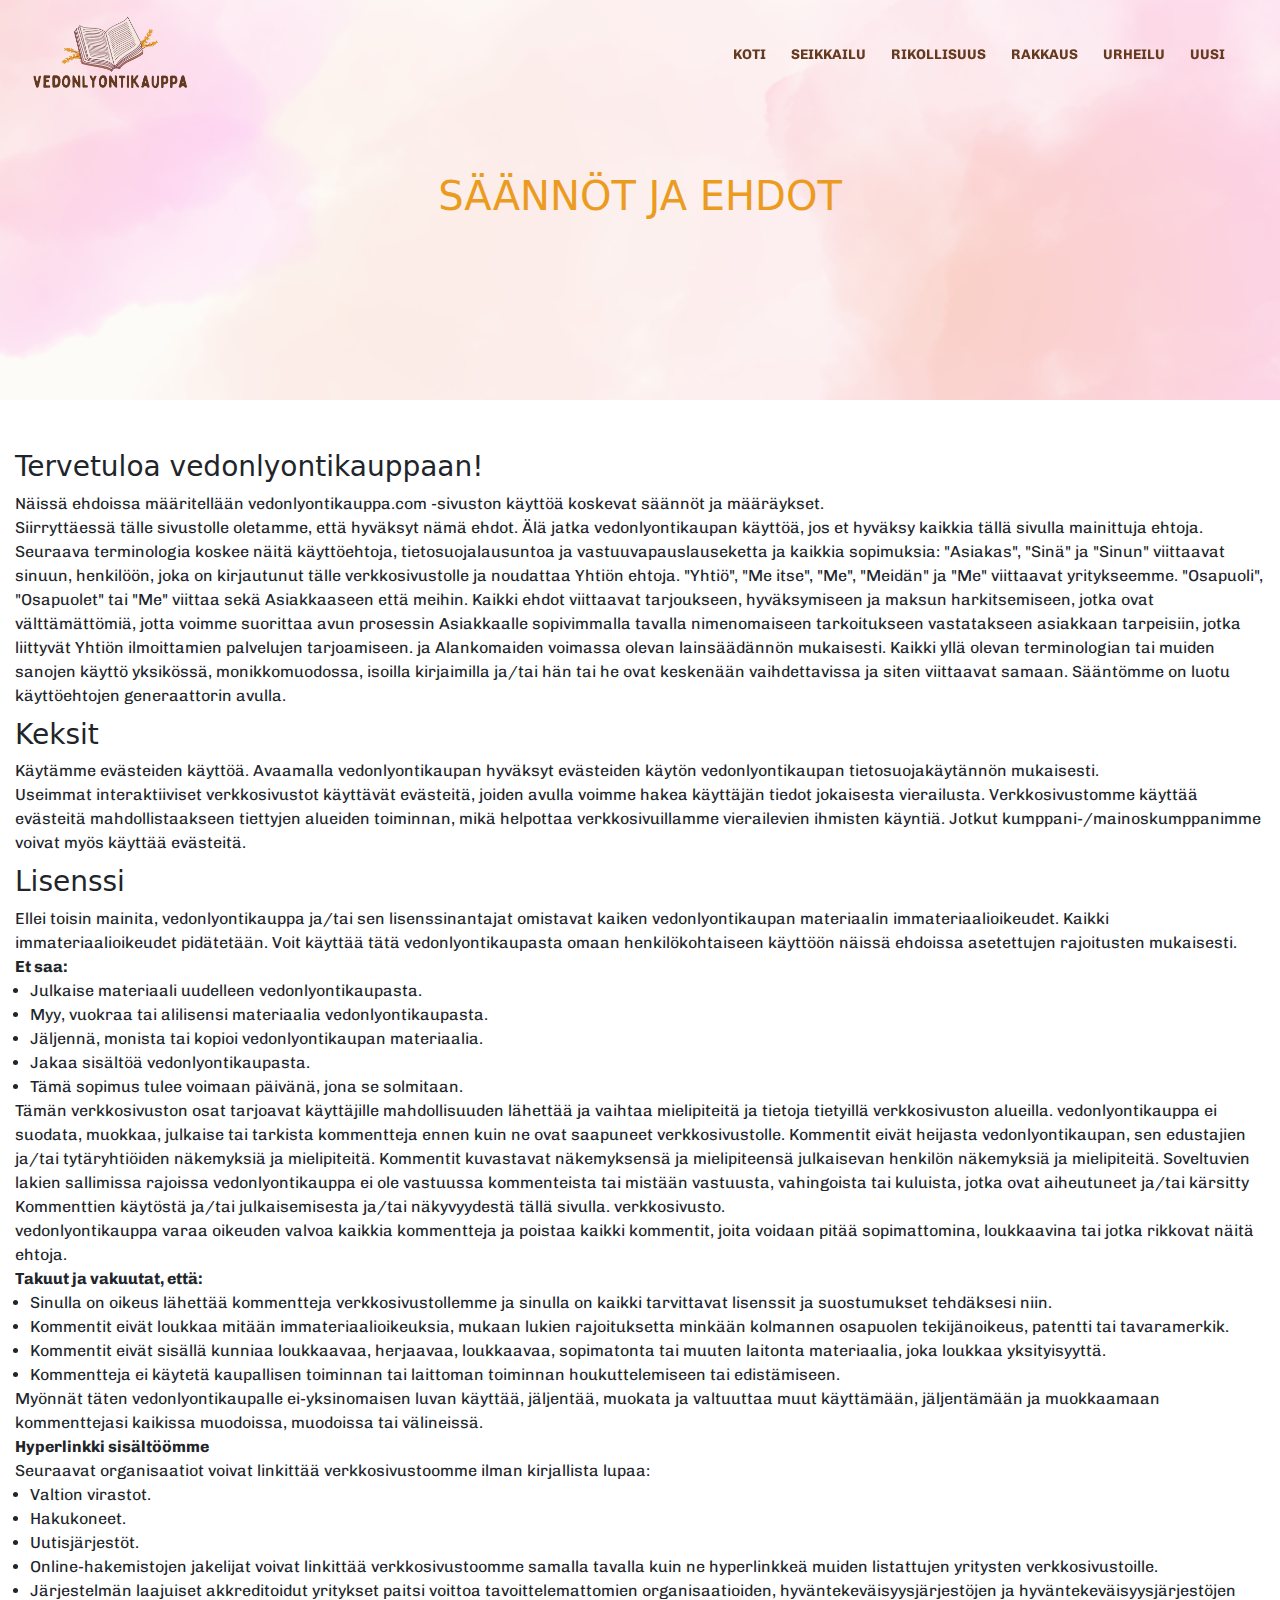
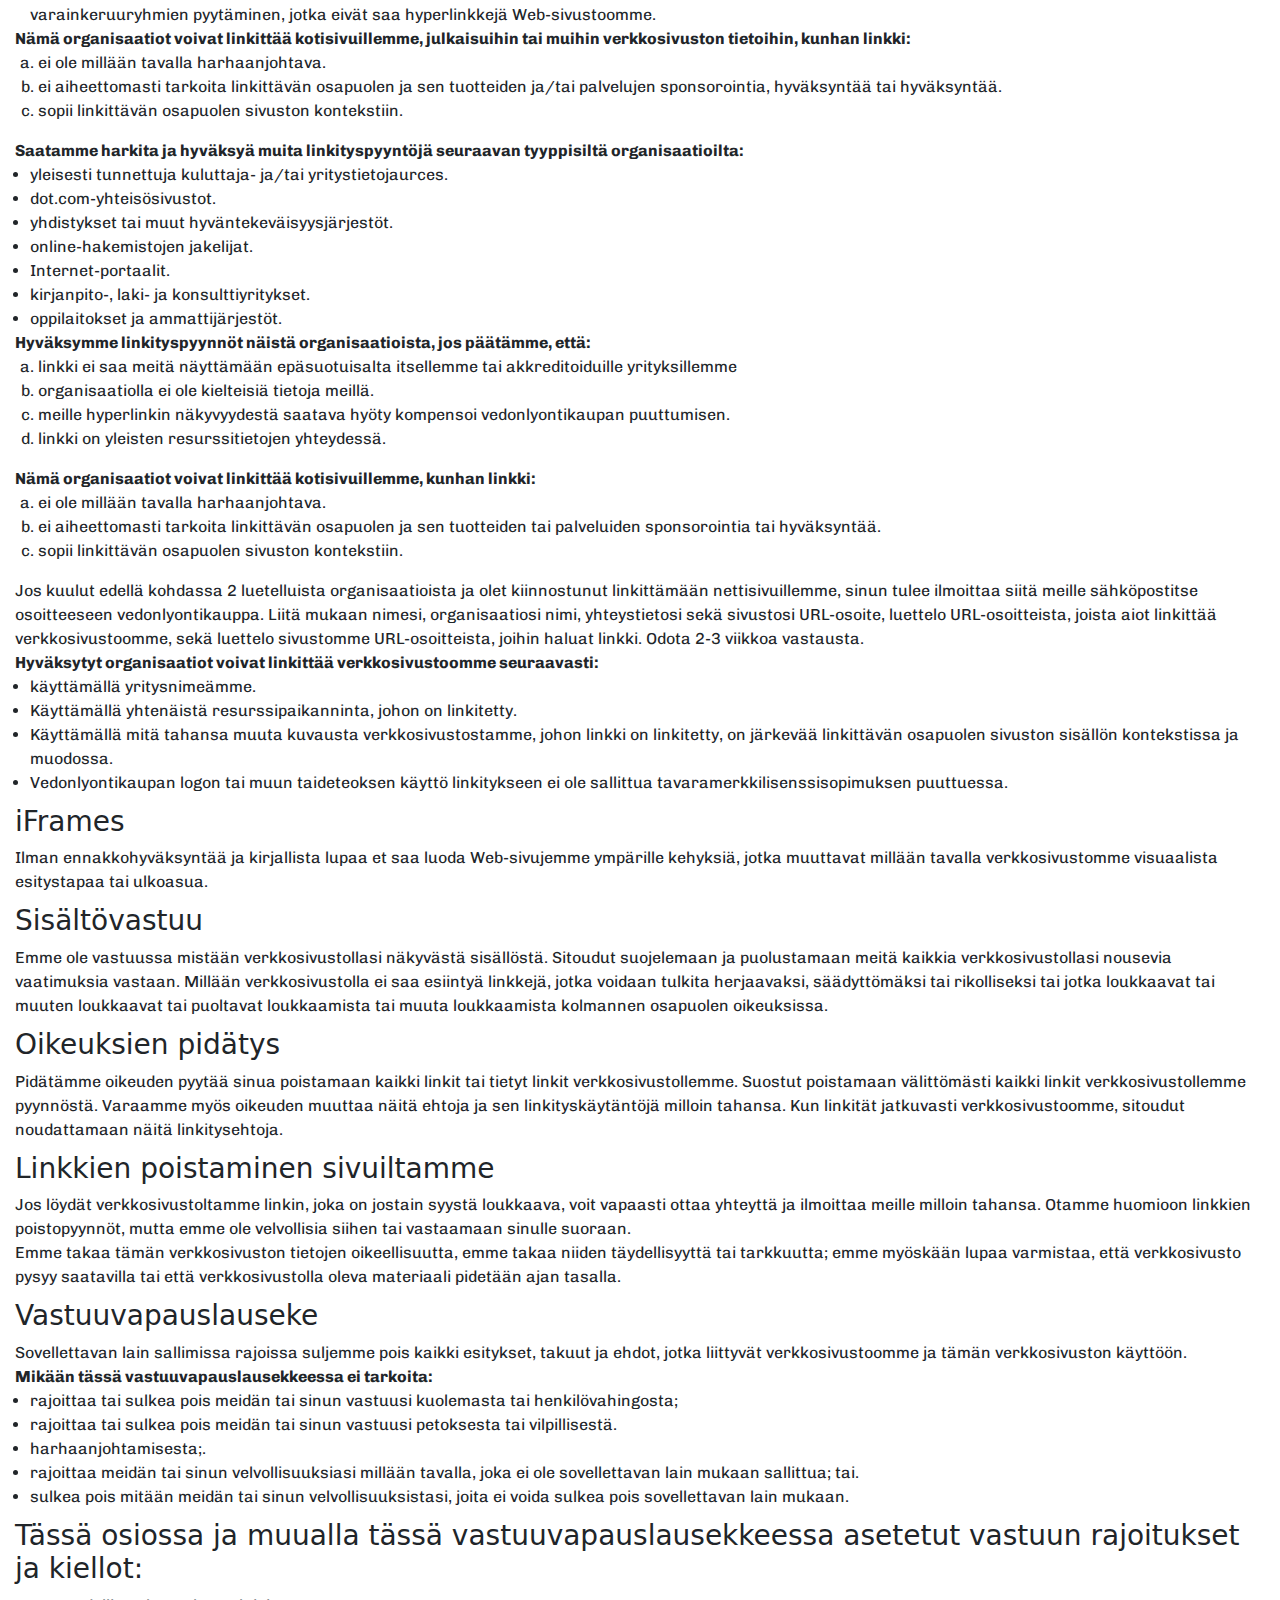
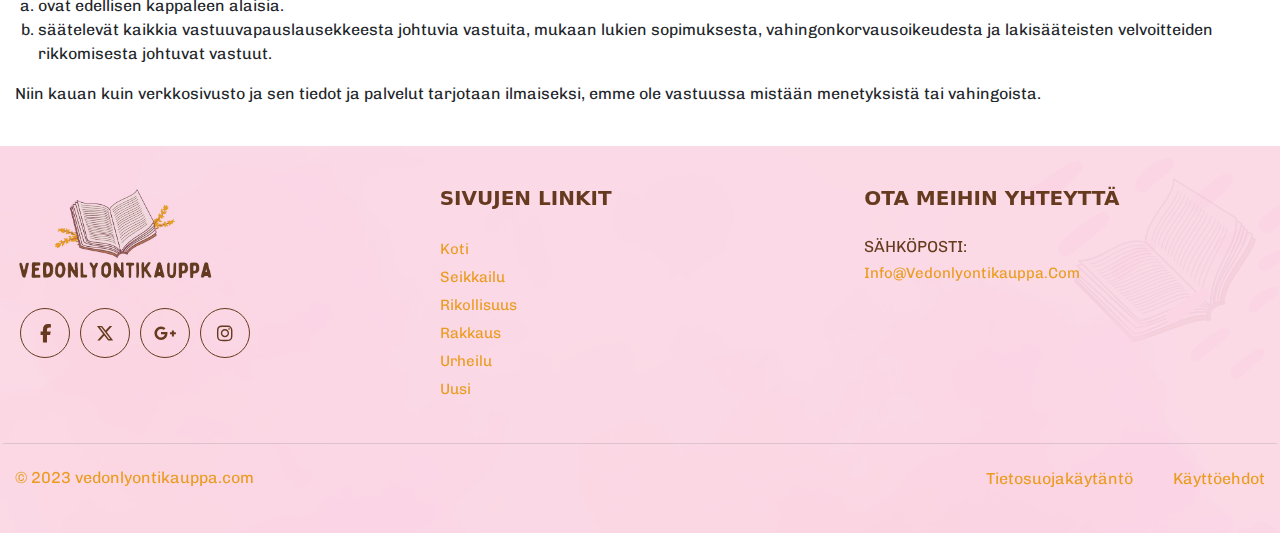
<file: terms.html>
<!DOCTYPE html>
<html lang="fi">

<head>
    <meta charset="UTF-8">
    <meta name="viewport" content="width=device-width, initial-scale=1.0">
    <title>Säännöt ja ehdot</title>
    <link rel="icon" type="image/x-icon" href="assets/image/favicon.png">
    <link rel="stylesheet" href="https://cdnjs.cloudflare.com/ajax/libs/font-awesome/6.5.1/css/all.min.css">
    <link rel="stylesheet" href="assets/css/bootstrap.css">
    <link rel="stylesheet" href="assets/css/style.css">
    <link rel="stylesheet" href="assets/css/responsive.css">
</head>

<body>
    <!-- header section start -->
    <header>
        <div class="container">
            <div class="navbar">
                <div class="logo"><a href="index.html"><img src="assets/image/logo.png" alt="logo"></a></div>
                <div class="navlink">
                    <div class="closebutton"><i class="fa fa-times-circle" aria-hidden="true"></i></div>
                    <ul>
                        <li><a href="index.html">Koti</a></li>
                        <li><a href="adventure.html">Seikkailu</a></li>
                        <li><a href="crime.html">Rikollisuus</a></li>
                        <li><a href="love.html">Rakkaus</a></li>
                        <li><a href="sport.html">Urheilu</a></li>
                        <li><a href="new.html">Uusi</a></li>
                    </ul>
                </div>
                <div class="open"><i class="fa fa-bars" aria-hidden="true"></i></div>
            </div>
        </div>
    </header>
    <!-- header section start -->
    <!-- home banner start -->
    <!-- terms banner section start -->
    <div class="terms__section">
        <div class="container">
            <div class="row">
                <div class="col-lg-12">
                    <div class="banner__text">
                        <h1 class="common_p_t">Säännöt ja ehdot</h1>
                    </div>
                </div>
            </div>
        </div>
    </div>
    <!-- terms banner section end -->
    <section class="terms_conditons">
        <div class="container">
            <div class="content-wrap">
                <h3>Tervetuloa vedonlyontikauppaan!
                </h3>
                <p>Näissä ehdoissa määritellään vedonlyontikauppa.com -sivuston käyttöä koskevat säännöt ja
                    määräykset.</p>
                <p>Siirryttäessä tälle sivustolle oletamme, että hyväksyt nämä ehdot. Älä jatka
                    vedonlyontikaupan käyttöä, jos et hyväksy kaikkia tällä sivulla mainittuja ehtoja.</p>
                <p>Seuraava terminologia koskee näitä käyttöehtoja, tietosuojalausuntoa ja
                    vastuuvapauslauseketta ja kaikkia sopimuksia: "Asiakas", "Sinä" ja "Sinun" viittaavat sinuun,
                    henkilöön, joka on kirjautunut tälle verkkosivustolle ja noudattaa Yhtiön ehtoja. "Yhtiö", "Me
                    itse", "Me", "Meidän" ja "Me" viittaavat yritykseemme. "Osapuoli", "Osapuolet" tai "Me" viittaa
                    sekä Asiakkaaseen että meihin. Kaikki ehdot viittaavat tarjoukseen, hyväksymiseen ja
                    maksun harkitsemiseen, jotka ovat välttämättömiä, jotta voimme suorittaa avun prosessin
                    Asiakkaalle sopivimmalla tavalla nimenomaiseen tarkoitukseen vastatakseen asiakkaan
                    tarpeisiin, jotka liittyvät Yhtiön ilmoittamien palvelujen tarjoamiseen. ja Alankomaiden
                    voimassa olevan lainsäädännön mukaisesti. Kaikki yllä olevan terminologian tai muiden
                    sanojen käyttö yksikössä, monikkomuodossa, isoilla kirjaimilla ja/tai hän tai he ovat
                    keskenään vaihdettavissa ja siten viittaavat samaan. Sääntömme on luotu käyttöehtojen
                    generaattorin avulla.

                </p>

                <h3>Keksit
                </h3>
                <p>Käytämme evästeiden käyttöä. Avaamalla vedonlyontikaupan hyväksyt evästeiden käytön
                    vedonlyontikaupan tietosuojakäytännön mukaisesti.
                </p>
                <p>Useimmat interaktiiviset verkkosivustot käyttävät evästeitä, joiden avulla voimme hakea
                    käyttäjän tiedot jokaisesta vierailusta. Verkkosivustomme käyttää evästeitä
                    mahdollistaakseen tiettyjen alueiden toiminnan, mikä helpottaa verkkosivuillamme
                    vierailevien ihmisten käyntiä. Jotkut kumppani-/mainoskumppanimme voivat myös käyttää
                    evästeitä.
                </p>
                <h3>Lisenssi</h3>
                <p>Ellei toisin mainita, vedonlyontikauppa ja/tai sen lisenssinantajat omistavat kaiken
                    vedonlyontikaupan materiaalin immateriaalioikeudet. Kaikki immateriaalioikeudet pidätetään.
                    Voit käyttää tätä vedonlyontikaupasta omaan henkilökohtaiseen käyttöön näissä ehdoissa
                    asetettujen rajoitusten mukaisesti.</p>
                <p><b>Et saa:</b></p>
                <ul>
                    <li>Julkaise materiaali uudelleen vedonlyontikaupasta.
                    </li>
                    <li>Myy, vuokraa tai alilisensi materiaalia vedonlyontikaupasta.
                    </li>
                    <li>Jäljennä, monista tai kopioi vedonlyontikaupan materiaalia.
                    </li>
                    <li>Jakaa sisältöä vedonlyontikaupasta.
                    </li>
                    <li>Tämä sopimus tulee voimaan päivänä, jona se solmitaan.</li>
                </ul>
                <p>Tämän verkkosivuston osat tarjoavat käyttäjille mahdollisuuden lähettää ja vaihtaa
                    mielipiteitä ja tietoja tietyillä verkkosivuston alueilla. vedonlyontikauppa ei suodata, muokkaa,
                    julkaise tai tarkista kommentteja ennen kuin ne ovat saapuneet verkkosivustolle. Kommentit
                    eivät heijasta vedonlyontikaupan, sen edustajien ja/tai tytäryhtiöiden näkemyksiä ja
                    mielipiteitä. Kommentit kuvastavat näkemyksensä ja mielipiteensä julkaisevan henkilön
                    näkemyksiä ja mielipiteitä. Soveltuvien lakien sallimissa rajoissa vedonlyontikauppa ei ole
                    vastuussa kommenteista tai mistään vastuusta, vahingoista tai kuluista, jotka ovat
                    aiheutuneet ja/tai kärsitty Kommenttien käytöstä ja/tai julkaisemisesta ja/tai näkyvyydestä
                    tällä sivulla. verkkosivusto.
                </p>
                <p>vedonlyontikauppa varaa oikeuden valvoa kaikkia kommentteja ja poistaa kaikki kommentit,
                    joita voidaan pitää sopimattomina, loukkaavina tai jotka rikkovat näitä ehtoja.</p>


                <p><b>Takuut ja vakuutat, että:

                    </b></p>
                <ul>
                    <li>Sinulla on oikeus lähettää kommentteja verkkosivustollemme ja sinulla on kaikki tarvittavat
                        lisenssit ja suostumukset tehdäksesi niin.</li>
                    <li>Kommentit eivät loukkaa mitään immateriaalioikeuksia, mukaan lukien rajoituksetta minkään
                        kolmannen osapuolen tekijänoikeus, patentti tai tavaramerkik.
                    </li>
                    <li>Kommentit eivät sisällä kunniaa loukkaavaa, herjaavaa, loukkaavaa, sopimatonta tai muuten
                        laitonta materiaalia, joka loukkaa yksityisyyttä.
                    </li>
                    <li>Kommentteja ei käytetä kaupallisen toiminnan tai laittoman toiminnan houkuttelemiseen tai
                        edistämiseen.
                    </li>
                </ul>
                <p>Myönnät täten vedonlyontikaupalle ei-yksinomaisen luvan käyttää, jäljentää, muokata ja
                    valtuuttaa muut käyttämään, jäljentämään ja muokkaamaan kommenttejasi kaikissa
                    muodoissa, muodoissa tai välineissä.
                </p>

                <p><b>Hyperlinkki sisältöömme</b>
                </p>
                <p>Seuraavat organisaatiot voivat linkittää verkkosivustoomme ilman kirjallista lupaa:</p>
                <ul>
                    <li>Valtion virastot.</li>
                    <li>Hakukoneet.</li>
                    <li>Uutisjärjestöt.</li>
                    <li>Online-hakemistojen jakelijat voivat linkittää verkkosivustoomme samalla tavalla kuin ne
                        hyperlinkkeä muiden listattujen yritysten verkkosivustoille.</li>
                    <li>
                        Järjestelmän laajuiset akkreditoidut yritykset paitsi voittoa tavoittelemattomien
                        organisaatioiden, hyväntekeväisyysjärjestöjen ja hyväntekeväisyysjärjestöjen
                        varainkeruuryhmien pyytäminen, jotka eivät saa hyperlinkkejä Web-sivustoomme.

                    </li>
                </ul>
                <p><b>Nämä organisaatiot voivat linkittää kotisivuillemme, julkaisuihin tai muihin verkkosivuston
                        tietoihin, kunhan linkki:</b></p>
                <ol type="a">
                    <li> ei ole millään tavalla harhaanjohtava.</li>
                    <li>ei aiheettomasti tarkoita
                        linkittävän osapuolen ja sen tuotteiden ja/tai palvelujen sponsorointia, hyväksyntää tai
                        hyväksyntää.</li>
                    <li>sopii linkittävän osapuolen sivuston kontekstiin.
                    </li>
                </ol>
                <p><b>Saatamme harkita ja hyväksyä muita linkityspyyntöjä seuraavan tyyppisiltä organisaatioilta:</b>
                </p>
                <ul>
                    <li>yleisesti tunnettuja kuluttaja- ja/tai yritystietojaurces.</li>
                    <li>dot.com-yhteisösivustot.</li>
                    <li>yhdistykset tai muut hyväntekeväisyysjärjestöt.</li>
                    <li>online-hakemistojen jakelijat.</li>
                    <li>Internet-portaalit.</li>
                    <li>kirjanpito-, laki- ja konsulttiyritykset.</li>
                    <li>oppilaitokset ja ammattijärjestöt.</li>
                </ul>
                <p><b>Hyväksymme linkityspyynnöt näistä organisaatioista, jos päätämme, että:</b>
                </p>
                <ol type="a">
                    <li>linkki ei saa
                        meitä näyttämään epäsuotuisalta itsellemme tai akkreditoiduille yrityksillemme</li>
                    <li> organisaatiolla ei ole kielteisiä tietoja meillä.</li>
                    <!-- <li>organisaatiolla ei ole kielteisiä tietoja meillä</li> -->
                    <li>meille hyperlinkin näkyvyydestä saatava
                        hyöty kompensoi vedonlyontikaupan puuttumisen.</li>
                    <li>linkki on yleisten resurssitietojen
                        yhteydessä.</li>
                </ol>
                <p><b>Nämä organisaatiot voivat linkittää kotisivuillemme, kunhan linkki:</b></p>
                <ol type="a">
                    <li> ei ole millään tavalla
                        harhaanjohtava.</li>
                    <li>ei aiheettomasti tarkoita linkittävän osapuolen ja sen tuotteiden tai
                        palveluiden sponsorointia tai hyväksyntää.</li>
                    <li>sopii linkittävän osapuolen sivuston
                        kontekstiin.
                    </li>
                </ol>
                <p>Jos kuulut edellä kohdassa 2 luetelluista organisaatioista ja olet kiinnostunut linkittämään
                    nettisivuillemme, sinun tulee ilmoittaa siitä meille sähköpostitse osoitteeseen
                    vedonlyontikauppa. Liitä mukaan nimesi, organisaatiosi nimi, yhteystietosi sekä sivustosi
                    URL-osoite, luettelo URL-osoitteista, joista aiot linkittää verkkosivustoomme, sekä luettelo
                    sivustomme URL-osoitteista, joihin haluat linkki. Odota 2-3 viikkoa vastausta.
                </p>

                <p><b>Hyväksytyt organisaatiot voivat linkittää verkkosivustoomme seuraavasti:
                    </b></p>
                <ul>
                    <li>käyttämällä yritysnimeämme.</li>
                    <li>Käyttämällä yhtenäistä resurssipaikanninta, johon on linkitetty.</li>
                    <li>Käyttämällä mitä tahansa muuta kuvausta verkkosivustostamme, johon linkki on linkitetty, on
                        järkevää linkittävän osapuolen sivuston sisällön kontekstissa ja muodossa.
                    </li>
                    <li>Vedonlyontikaupan logon tai muun taideteoksen käyttö linkitykseen ei ole sallittua
                        tavaramerkkilisenssisopimuksen puuttuessa.

                    </li>
                </ul>
                <h3>iFrames</h3>
                <p>Ilman ennakkohyväksyntää ja kirjallista lupaa et saa luoda Web-sivujemme ympärille
                    kehyksiä, jotka muuttavat millään tavalla verkkosivustomme visuaalista esitystapaa tai
                    ulkoasua.
                </p>
                <h3>Sisältövastuu</h3>
                <p>Emme ole vastuussa mistään verkkosivustollasi näkyvästä sisällöstä. Sitoudut suojelemaan
                    ja puolustamaan meitä kaikkia verkkosivustollasi nousevia vaatimuksia vastaan. Millään
                    verkkosivustolla ei saa esiintyä linkkejä, jotka voidaan tulkita herjaavaksi, säädyttömäksi tai
                    rikolliseksi tai jotka loukkaavat tai muuten loukkaavat tai puoltavat loukkaamista tai muuta
                    loukkaamista kolmannen osapuolen oikeuksissa.</p>
                <h3>Oikeuksien pidätys</h3>
                <p>Pidätämme oikeuden pyytää sinua poistamaan kaikki linkit tai tietyt linkit
                    verkkosivustollemme. Suostut poistamaan välittömästi kaikki linkit verkkosivustollemme
                    pyynnöstä. Varaamme myös oikeuden muuttaa näitä ehtoja ja sen linkityskäytäntöjä milloin
                    tahansa. Kun linkität jatkuvasti verkkosivustoomme, sitoudut noudattamaan näitä
                    linkitysehtoja.</p>
                <h3>Linkkien poistaminen sivuiltamme</h3>
                <p>Jos löydät verkkosivustoltamme linkin, joka on jostain syystä loukkaava, voit vapaasti ottaa
                    yhteyttä ja ilmoittaa meille milloin tahansa. Otamme huomioon linkkien poistopyynnöt, mutta
                    emme ole velvollisia siihen tai vastaamaan sinulle suoraan.</p>
                <p>Emme takaa tämän verkkosivuston tietojen oikeellisuutta, emme takaa niiden täydellisyyttä
                    tai tarkkuutta; emme myöskään lupaa varmistaa, että verkkosivusto pysyy saatavilla tai että
                    verkkosivustolla oleva materiaali pidetään ajan tasalla.
                    
                </p>
                <h3>Vastuuvapauslauseke</h3>
                <p>Sovellettavan lain sallimissa rajoissa suljemme pois kaikki esitykset, takuut ja ehdot, jotka
                    liittyvät verkkosivustoomme ja tämän verkkosivuston käyttöön. </p>
                <p><b>Mikään tässä
                        vastuuvapauslausekkeessa ei tarkoita:</b></p>
                <ul>
                    <li>rajoittaa tai sulkea pois meidän tai sinun vastuusi kuolemasta tai henkilövahingosta;</li>
                    <li>rajoittaa tai sulkea pois meidän tai sinun vastuusi petoksesta tai vilpillisestä.</li>
                    <li>harhaanjohtamisesta;.</li>
                    <li>rajoittaa meidän tai sinun velvollisuuksiasi millään tavalla, joka ei ole sovellettavan lain
                        mukaan sallittua; tai.</li>
                    <li>sulkea pois mitään meidän tai sinun velvollisuuksistasi, joita ei voida sulkea pois
                        sovellettavan lain mukaan.</li>
                    
                   
                </ul>
                <h3>Tässä osiossa ja muualla tässä vastuuvapauslausekkeessa asetetut vastuun rajoitukset ja
                    kiellot:
                </h3>
                <ol type="a">
                    <li>ovat edellisen kappaleen alaisia.</li>
                    <li>säätelevät kaikkia
                        vastuuvapauslausekkeesta johtuvia vastuita, mukaan lukien sopimuksesta,
                        vahingonkorvausoikeudesta ja lakisääteisten velvoitteiden rikkomisesta johtuvat vastuut.
                    </li>
                </ol>
                <p>Niin kauan kuin verkkosivusto ja sen tiedot ja palvelut tarjotaan ilmaiseksi, emme ole
                    vastuussa mistään menetyksistä tai vahingoista.</p>
            </div>
        </div>
    </section>

    <!-- footer section start -->
    <div class="footer">
        <div class="container">
            <div class="row">
                <div class="col-lg-4 col-sm-6 col-xs-12">
                    <div class="single_footer">
                        <a href="#">
                            <h4><img src="assets/image/logo.png" alt="logo"></h4>
                        </a>
                        <ul>
                            <li></li>
                        </ul>
                        <div class="social_profile">
                            <ul>
                                <li><a href="#"><i class="fa-brands fa-facebook-f"></i></a></li>
                                <li><a href="#"><i class="fa-brands fa-x-twitter"></i></a></li>
                                <li><a href="#"><i class="fa-brands fa-google-plus-g"></i></a></li>
                                <li><a href="#"><i class="fa-brands fa-instagram"></i></a></li>
                            </ul>
                        </div>
                    </div>
                </div>
                <div class="col-md-4 col-sm-6 col-xs-12">
                    <div class="single_footer single_footer_address">
                        <h4>
                            Sivujen linkit</h4>

                            <ul>
                                <li><a href="index.html">Koti</a></li>
                                <li><a href="adventure.html">Seikkailu</a></li>
                                <li><a href="crime.html">Rikollisuus</a></li>
                                <li><a href="love.html">Rakkaus</a></li>
                                <li><a href="sport.html">Urheilu</a></li>
                                <li><a href="new.html">Uusi</a></li>
                            </ul>



                    </div>
                </div>
                <div class="col-md-4 col-sm-12 col-xs-12">
                    <div class="single_footer single_footer_address">
                        <h4>Ota meihin yhteyttä</h4>
                        <div class="email">
                            <p>SÄHKÖPOSTI:
                            </p>
                            <ul>
                                <li>
                                    <a href="mailto:info@vedonlyontikauppa.com">info@vedonlyontikauppa.com</a>
                                </li>
                            </ul>
                        </div>

                    </div>
                </div>
            </div>


            <div class="row">
                <div class="copyright">
                    <div class="col-md-6">
                        <div class="copy-text">
                            <p>© 2023 vedonlyontikauppa.com
                            </p>
                        </div>
                    </div>
                    <div class="col-md-6">
                        <div class="policy">
                            <ul>
                                <li><a href="privacy.html">Tietosuojakäytäntö</a></li>
                                <li><a href="terms.html">Käyttöehdot</a></li>
                            </ul>
                        </div>
                    </div>
                </div>
            </div>

        </div>
    </div>
    <!-- footer section end -->
    <script src="assets/javascript/jquery.min.js"></script>
    <script src="assets/javascript/aos.js"></script>
    <script src="assets/javascript/slick.js"></script>
    <script src="assets/javascript/bootstrap.min.js"></script>
    <script src="assets/javascript/custom.js"></script>
    <script>
        $(document).ready(function () {
            $(".open").click(function () {
                $("body").addClass("toggle");
            });
        });
        $(document).ready(function () {
            $(".closebutton").click(function () {
                $("body").removeClass("toggle");
            });
        });
    </script>
    <script>
        AOS.init({
            duration: 1200,
        })
    </script>
    <script>
        $(document).ready(function () {
            $(window).scroll(function () {
                var header = $("header");
                header.toggleClass("sticky", $(window).scrollTop() > 0);
            });
        });
    </script>

</body>

</html>
</file>
<file: assets/css/style.css>
@import url('https://fonts.googleapis.com/css2?family=Chivo:ital,wght@0,100..900;1,100..900&display=swap');
@import url('https://fonts.googleapis.com/css2?family=Barlow:ital,wght@0,100;0,200;0,300;0,400;0,500;0,600;0,700;0,800;0,900;1,100;1,200;1,300;1,400;1,500;1,600;1,700;1,800;1,900&display=swap');

:root {
    --primary-color: #FAD5E3;
    --secondary-color: #653A1E;
    --main-color: #EB9C20;
}

* {
    margin: 0;
    padding: 0;

}

ul,
li,
p,
a {
    text-decoration: none;
    list-style: none;
    margin: 0;
    padding: 0;
    font-family: "Chivo", sans-serif;
}



a,
a:hover,
a:focus,
a:active {
    text-decoration: none;
    outline: none;

}

.button,
a:hover {
    color: #000;
}

img {
    width: 100%;
    max-width: 100%;
}

.container {
    width: 100%;
    max-width: 1440px;
    margin: 0 auto;
    padding: 0 15px;
}



h2 {
    text-align: center;
    color: var(--secondary-color);
    font-size: 40px;
    padding-bottom: 50px;
    text-transform: uppercase;
}

/* navbar styling  */

.logo img {
    max-width: 160px;
}

.navbar {
    padding: 0px 15px;
    display: flex;
    justify-content: space-between;
    align-items: center;
}

.navlink ul {
    display: flex;
    align-items: center;
}

.navlink ul li {
    font-size: 18px;
    margin: 0 25px 0 0;

}

.navlink ul li a {
    color: var(--secondary-color);
    font-size: 14px;
    font-style: normal;
    font-weight: bold;
    line-height: normal;
    text-transform: uppercase;
}

.navlink ul li a:hover {
    color: var(--main-color);
}

.active {
    border-bottom: 2px solid var(--main-color);
    color: var(--main-color) !important;
}

.open {
    display: none;
}

.closebutton {
    display: none;
}

header {
    background: transparent;
    font-size: 18px;
    padding: 14px 0;
    font-weight: 700;
    text-transform: capitalize;
    color: #000000;
    position: fixed;
    width: 100%;
    z-index: 99;
    transition: all 0.5s linear;
    top: 0;
}

.navlink ul li:hover ul.subnav {
    opacity: 1;
    visibility: visible;
    transform: translateY(0);
}

.dropbtn {
    background-color: transparent;
    color: white;
    border: none;
    cursor: pointer;
    display: flex;
    align-items: center;
    justify-content: space-between;
    color: var(--white);
    text-transform: capitalize;
    font-weight: 600;
    font-size: inherit !important;
    position: relative;
    display: inline-flex;
    align-items: start;
}

/* ul.subnav {
    display: block;
    position: absolute;
    top: 100%;
    width: 240px;
    background: var(--primary-color);
    color: var(--secondary-color);
    padding: 20px;
    opacity: 0;
    visibility: hidden;
    transition: all 0.2s linear;
    transform: translateY(50px);
} */
ul.subnav {
    display: block;
    position: absolute;
    top: 100%;
    width: 240px;
    background: var(--primary-color);
    color: var(--secondary-color);
    padding: 20px;
    opacity: 1;
    visibility: hidden;
    transition: all 0.2s linear;
    transform: translateY(0px);
    z-index: 1;
}

.dropbtn i {
    margin-left: 8px;
    color: var(--secondary-color);
    line-height: 0.65;
}


header.sticky {
    background: var(--primary-color);
    animation: 500ms ease-in-out 0s normal none 1 running fadeInDown;
    padding: 10px 0;
    position: fixed;
    width: 100%;
}

/* navbar stylng end */
a.button_main {
    background: var(--main-color);
    padding: 10px 40px 10px 40px;
    border: 1px solid var(--main-color);
    color: #fff;
    font-weight: 500;
    transition: all 0.4s;
}
a.button_main:hover {
    background: transparent;
    color: #eb9c20;
}

/* ///// */
section.home_banner {
  
    background: url(../image/adventure.png);
    background-size: cover;
    background-position: center;
    padding: 140px 0;
}

.banner-text h1 {
    font-size: 33px;
    color: #000;
    font-weight: 600;
    margin: 0;
    padding-bottom: 14px;
}

.banner-text h1 span {
    color: #ff6162;
}

.banner-img {
    text-align: center;
    animation-name: box-jump;
    animation-duration: 2s;
    animation-timing-function: ease-in-out;
    animation-fill-mode: forwards;
    animation-iteration-count: infinite;
}

@keyframes box-jump {
    0% {
        transform: translateY(0px);
    }

    30% {
        transform: translateY(-16px);
    }

    33% {
        transform: translateY(-15px);
    }

    45% {
        transform: translateY(0px);
    }

    50% {
        transform: translateY(-5px);
    }

    52% {
        transform: translateY(-5px);
    }

    60% {
        transform: translateY(0px);
    }
}

.banner-img img {
    max-width: 500px;
}

.banner-text p {
    font-size: 16px;
    color: #000;
    font-weight: 400;
    line-height: 28px;
    margin: 0;
    padding-bottom: 14px;
}

.banner-btn {
    margin-top: 30px;
    animation-name: broshure-animation;
    animation-duration: 2s;
    animation-timing-function: ease-in-out;
    animation-fill-mode: forwards;
    animation-iteration-count: infinite;
}

.banner-btn a {
    background: var(--main-color);
    padding: 14px 60px;
    color: #fff;
    font-size: 16px;
    border-radius: 6px;
    text-transform: capitalize;
    border: 1px solid var(--main-color);

}

.banner-btn a:hover {
    background-color: transparent;
    color: var(--main-color);
    border: 1px solid var(--main-color);
}

@keyframes broshure-animation {
    0% {
        transform: translateY(0px);
        border-radius: 2px;
    }

    50% {
        transform: translateY(6px);
    }

    100% {
        transform: translateY(0px);
    }
}

/* home page start */
/* slider styling start */
.srv-card h4 {
    margin-top: 20px;
}

.srv-card {
    text-align: center;
    margin: 0 20px;
}

.slider_btn a {
    background: var(--main-color);
    padding: 10px 20px;
    display: inline-block;
    color: #fff;
    font-size: 16px;
    border: 1px solid var(--main-color);
}

.slider_btn a:hover {
    background-color: transparent;
    color: var(--main-color);
    border: 1px solid var(--main-color);
}

.slider_btn {
    margin-top: 10px;
}

section.books {
    padding: 60px 0;
    overflow-x: hidden!important;
    width: 100%!important;
}

.slick-dots li button:before {
    font-size: 11px;
    color: var(--secondary-color);
    top: 17px;
}

.srv-img img {
    height: 480px;
    max-width: 100%;
    object-fit: cover;
}

section.books p {
    text-align: center;
    max-width: 600px;
    margin: 20px auto 10px;
}

section.books h2 {
    padding: 0;
    margin: 0;
}

.books_services {
    margin-top: 30px;
}

/* slider styling end */
/* adventure styling start */
section.adventure_banner {
    height: 400px;
    background-image: url(../image/adventure.png);
    background-size: cover;
    background-position: center;
    background-repeat: no-repeat;
    position: relative;
}

/* section.adventure_banner::before {
    position: absolute;
    content: '';
    background: #000000a8;
    width: 100%;
    height: 100%;
    z-index: 0;
} */

.banner_box {
    display: flex;
    flex-direction: column;
    justify-content: center;
    align-items: center;
    height: 100%;
    text-align: center;
    position: absolute;
    top: 50%;
    left: 50%;
    color: var(--main-color);
    width: 80%;
    transform: translate(-50%, -50%);
}

.adven_detail {
    padding: 60px 0;
    text-align: center;
}

.adven_text p {
    margin-bottom: 10px;
}

/* adventure styling end */
/* detail section styling start */
.thessa-inner img {
    transition: all .3s linear;
}

.thessa-inner img:hover {
    transform: scale(1.1);
}

.thessa-inner img {
    width: 140px;
    height: 200px;
    object-fit: cover;
}

.thessa-inner .img_transition {
    overflow: hidden;
    height: 200px;
    margin-bottom: 10px;
}

.thessa_main_inner p {
    text-align: center;
    margin-top: 50px;
}

.thessa_main_inner {
    margin-bottom: 50px;
}

.thessa_main_inner h2 {
    color: var(--main-color);
    padding-bottom: 0;
    padding-top: 40px;
}

.thessa_detail {
    padding: 40px 0;

}

.thessa_detail {
    padding: 0 0 40px;
}

.thessa-inner {
    border: 1px solid var(--primary-color);
    padding: 20px;
    height: 100%;
    box-shadow: 1px 1px 5px var(--primary-color);
    display: flex;
    align-items: center;
    justify-content: space-around;
}

.together {
    width: 600px;
}

.thessa_detail .col-12 {
    margin-bottom: 30px;
}

.content {
    display: none;
}

button.toggle_btn {
    border: unset;
    background: none;
    text-decoration: underline;
}

.view {
    margin: 10px 0;
}

.thessa_main_inner img {
    width: 160px;
    text-align: center;
    margin: auto;
    display: block;
}

.thessa_main_inner {
    margin: 30px 0 10px;
}

/* detail section styling end */
/* privacy styling start */
.privacy__section {
    position: relative;
    height: 400px;
    background-image: url(../image/adventure.png);
    background-repeat: no-repeat;
    background-size: cover;
    background-position: center;
    object-fit: cover;
    margin-top: 0;
  
    display: flex;
    flex-direction: column;
    justify-content: center;
    align-items: center;
    text-align: center;
}

.privacy__section::after {
    content: '';
    position: absolute;
    inset: 0;
    background-color: rgba(0, 0, 0, 0.55);
    z-index: -1;
}

.privacy-policy {
    padding: 40px 0;
}

.privacy-policy a {
    color: #000;
    font-weight: 700;
}

.privacy__section .banner__text h1 {
    color: #fff;
    text-transform: uppercase;
}

section.privacy-policy h3 {
    margin-top: 10px;
}

/* privacy styling end */
/* terms styling start */
.terms__section {
    position: relative;
    height: 400px;
    background-image: url(../image/adventure.png);
    background-repeat: no-repeat;
    background-size: cover;
    background-position: center;
    object-fit: cover;
    margin-top: 0;

    display: flex;
    flex-direction: column;
    justify-content: center;
    align-items: center;
    text-align: center;

}

.terms__section::after {
    content: '';
    position: absolute;
    inset: 0;
    background-color: rgba(0, 0, 0, 0.55);
    z-index: -1;
}

.terms_conditons {
    padding: 40px 0;
}

section.terms_conditons h3 {
    margin-top: 10px;
}

.terms_conditons a {
    color: #000;
    font-weight: 700;
}

.terms__section .banner__text h1 {
    color: #fff;
    text-transform: uppercase;
}

.banner__text {
    display: flex;
    flex-direction: column;
    justify-content: center;
    align-items: center;
    height: 100%;
    text-align: center;
    position: absolute;
    top: 50%;
    left: 50%;
    color: var(--main-color);
    width: 80%;
    transform: translate(-50%, -50%);
}

.terms_conditons ul li {
    list-style-type: disc;
    margin-left: 15px;
}

.terms_conditons ol li {
    margin-left: -9px;
    list-style-type: unset;

}

/* terms styling end */
/* footer styling */

a,
a:active,
a:focus {
    color: #333;
    text-decoration: none;
    transition-timing-function: ease-in-out;
    -ms-transition-timing-function: ease-in-out;
    -moz-transition-timing-function: ease-in-out;
    -webkit-transition-timing-function: ease-in-out;
    -o-transition-timing-function: ease-in-out;
    transition-duration: .2s;
    -ms-transition-duration: .2s;
    -moz-transition-duration: .2s;
    -webkit-transition-duration: .2s;
    -o-transition-duration: .2s;
}

.footer {
    background-image: url(../image/footerbg.png);
    background-position: top;
    background-size: cover;
    padding: 40px 0;
    position: relative;
    z-index: 0;
}
.footer::before {
    position: absolute;
    content: '';
    height: 100%;
    width: 100%;
    background-color: #fad5e3de;
    z-index: -1;
    top: 0;
    left: 0;
}



/*END FOOTER SOCIAL DESIGN*/
.single_footer h4 img {
    max-width: 200px;
    mix-blend-mode: darken;
}


.single_footer h4 {
    color: var(--secondary-color);
    margin-top: 0;
    margin-bottom: 25px;
    font-weight: 700;
    text-transform: uppercase;
    font-size: 20px;
}

/* .single_footer h4::after {
    content: "";
    display: block;
    height: 2px;
    width: 40px;
    background: #fff;
    margin-top: 20px;
} */

.single_footer p {
    color: var(--secondary-color);
    text-transform: uppercase;
    margin-top: 21px;
}

.single_footer ul {
    margin: 0;
    padding: 0;
    list-style: none;
}

.single_footer ul li {
    font-weight: 400;
    color: var(--main-color);
    line-height: 28px;
}

.single_footer ul li a {
    color: var(--main-color);
    -webkit-transition: all 0.3s ease 0s;
    transition: all 0.3s ease 0s;
    line-height: 28px;
    font-size: 15px;
    text-transform: capitalize;
}

.single_footer ul li a:hover {
    color: var(--secondary-color);
}

.single_footer_address ul li {
    color: #fff;
    font-size: 15px;
}

.single_footer_address ul li span {
    font-weight: 400;
    color: #fff;
    line-height: 28px;
}

.contact_social ul {
    list-style: outside none none;
    margin: 0;
    padding: 0;
}

/*START NEWSLETTER CSS*/
.Sign {
    display: block;
    position: relative;
    margin-top: 15px;
    width: 100%;
}

.Sign__input {
    background-color: #fff;
    border: medium none;
    border-radius: 5px;
    color: #333;
    display: block;
    font-size: 15px;
    font-weight: 500;
    height: 60px;
    letter-spacing: 0.4px;
    margin: 0;
    padding: 0 150px 0 20px;
    text-align: center;
    text-transform: capitalize;
    outline: none;
    width: 100%;
}


.Sign__btn {
    background-color: transparent;
    border-radius: 0 25px 25px 0;
    color: var(--primary-color);
    cursor: pointer;
    display: block;
    font-size: 20px;
    height: 60px;
    position: absolute;
    right: 0;
    top: 0;
    width: 60px;
}

.Sign__btn i {
    transition: all 0.3s ease 0s;
}


.Sign__btn:hover i {
    color: var(--secondary-color);
}


/*END NEWSLETTER CSS*/

/*START SOCIAL PROFILE CSS*/
.social_profile {
    margin-top: 10px;
}

.social_profile ul {
    list-style: outside none none;
    margin: 0;
    padding: 0;
}

.social_profile ul li {
    float: left;
}

.social_profile ul li a {
    text-align: center;
    border: 0px;
    text-transform: uppercase;
    transition: all 0.3s ease 0s;
    margin: 0px 5px;
    font-size: 18px;
    color: var(--secondary-color);
    border-radius: 30px;
    width: 50px;
    height: 50px;
    line-height: 50px;
    display: block;
    border: 1px solid var(--secondary-color);
}


.social_profile ul li a:hover {
    background: var(--secondary-color);
    border: 1px solid var(--secondary-color);
    color: var(--primary-color);
    border: 0px;
}

/*END SOCIAL PROFILE CSS*/
.copyright {
    margin-top: 40px;
    padding-top: 20px;
    color: var(--main-color);
    font-size: 15px;
    border-top: 1px solid #425d5f29;
    display: flex;
    justify-content: space-between;
    align-items: center;
}

.copy-text p {
    font-size: 16px;
}

.policy ul li a {
    color: var(--main-color);
    padding: 0px 0px 0 40px;
    display: inline-block;
    line-height: 29px;
    font-size: 16px;
    font-weight: 400;
}

.policy ul {
    display: flex;
    justify-content: flex-end;
}

.copyright a {
    color: var(--main-color);
    transition: all 0.2s ease 0s;
}

.copyright a:hover {
    color: var(--secondary-color);
}

/* footer styling end */


/* /cookie start/ */
.cookie-alert {
    position: fixed;
    bottom: 0;
    right: 0;
    width: 100%;
    margin: 0 !important;
    z-index: 999;
    opacity: 0;
    transform: translateY(100%);
    transition: all 500ms ease-out;
    left: 0;
}

.cookie-alert .btn {
    color: #fff;
    background-color: var(--primary-color);
    border-color: #ffffff;
}

.cookie-alert .btn:hover {
    color: var(--primary-color);
    background-color: #fff;
    border-color: var(--primary-color);
}

.cookie-alert.show {
    opacity: 1;
    transform: translateY(0%);
    transition-delay: 1000ms;
}

a.btn.btn-primary.setting-cookies {
    background: transparent;
    color: #000;
    text-decoration: underline;
    padding-bottom: 0;
    margin-right: 14px;
    border: none;
}

a.btn.btn-primary.setting-cookies:hover {
    color: var(--primary-color);
    text-decoration-color: var(--primary-color);
}




#cookie-popup {
    position: fixed;
    z-index: 9999;
    right: 30px;
    bottom: 30px;
    width: 330px;
    padding: 20px 30px;
    -webkit-box-sizing: border-box;
            box-sizing: border-box;
  background: rgba(0,0,0,0.85);
    color: #eee;
  }
  
  #cookie-popup p:first-child {
    margin: 0;
    color: #eee;
    font-weight: 900;
    color: #eb9c20;
  }
  
  #cookie-popup p:nth-child(2) {
    font-size: 14px;
    line-height: 1.4;
    margin-bottom: 25px;
  }
  
  #cookie-popup .link {
    color: #eb9c20;
    text-decoration: none;
  }
  
  #cookie-popup button {
    width: 100%;
    font-size: 16px;
    font-weight: 600;
    font-family: 'Montserrat';
    padding: 8px 0;
    
    color: #fff;
    background-color: #eb9c20;
    
   
  }
  
  #cookie-popup button:hover {
    background-color: #000;
    color: #fff;
  }

body{
overflow-x: hidden!important;
width: 100%!important;
}

h1.common_p_t {
    color: #eb9c20!important;
}



/* 
/cookie end/ */
</file>
<file: assets/css/responsive.css>
@media screen and (max-width:1380px) {}

@media screen and (max-width:1200px) {
    body.toggle .navlink {
        transform: translateX(0);

    }


    .open {
        display: block;
        color: var(--secondary-color);
        font-size: 30px;
    }

    .closebutton {
        display: block;
        position: absolute;
        top: 20px;
        right: 40px;
        color: #fff;
        font-size: 25px;
    }

    .saerchbar {
        display: none;
    }


    .navlink {
        transform: translateX(-100%);
        transition: all 0.5s linear;
        position: fixed;
        left: 0;
        top: 0;
        bottom: 0;
        background: var(--primary-color);
        width: 400px;
        padding: 40px;
        margin: 0;
        z-index: 9;
    }

    ul.subnav {
        display: none !important;
    }

    .navlink ul li:hover ul.subnav {
        display: block !important;
    }

    .navlink ul {
        display: flex;
        flex-direction: column;
        align-items: start;
        position: static;
    }

    .navbar .navlink {
        margin-left: -15px;

    }

    .navlink ul li a {
        color: var(--secondary-color);
    }

    .navlink ul li a:hover {
        color: #fff;
    }

    .active {
        border-bottom: 2px solid #fff;
        color: #fff !important;
    }

    .navlink ul li {
        padding: 10px;
    }

    .box1 h2 {
        margin-top: 10px;
    }

    .social_profile ul li a {
        font-size: 18px;
        width: 45px;
        height: 45px;
        line-height: 47px;
    }

    .copyright {
        margin-top: 20px;
        padding-top: 10px;
    }

    .same_box h1 {
        font-size: 35px;
    }

    .same_box p {
        font-size: 16px;

    }

}
@media (max-width:1024px){
    .together {
        width: 370px;
    }

}





@media (max-width: 991px) {
    .row.upcoming_aside h3 {
        margin-bottom: 0;
        margin-top: 20px;
    }

    .row.upcoming_aside {
        margin-top: 20px;

    }

    .hotel_box {
        display: flex;
        flex-direction: column;
        align-items: start;
        justify-content: center;
        height: 100%;
        text-align: center;
        background: #fff;
        padding: 20px;
        margin-left: 0px;
        text-align: left;
    }

    .hotel_box.reverse {
        display: flex;
        flex-direction: column;
        align-items: start;
        justify-content: center;
        height: 100%;
        text-align: center;
        background: #fff;
        padding: 40px;
        margin-left: 0;
        margin-right: 0px;
    }

    .hotel_box.reverse p {
        text-align: left;
    }

    .single_footer.single_footer_address {
        display: block;
    }

    .single_footer.single_footer_menu ul {
        display: block;
        margin-bottom: 20px;
    }

    .single_footer ul li {
        border-right: unset;
        padding-right: unset;
    }

    .social_profile ul li a {
        margin: 0px 5px 0px 0;
    }

    h2 {
        padding-bottom: 20px;
        font-size: 28px;
    }

    .form-control {
        width: 50%;

    }

    .form_box {
        width: 100%;
    }

    .thessa_main_inner {
        margin: 20px 0 10px;
    }

    .detail_box {
        margin-left: 0px;
        height: auto;
    }
    .single_footer {
        margin-bottom: 50px;
    }
    .single_footer h4 {
        margin-bottom: 20px;
    }
    .single_footer p {
        margin-top: 0;
    }
    .banner-img {
        margin-top: 60px;
    }
    section.home_banner .container .row {
        flex-direction: column-reverse;
    }
    .banner-text {
        text-align: center;
        margin-top: 60px;
    }
}

@media (max-width: 767px) {
    a.button_main {
        padding: 10px 20px 10px 20px;
    }
    .casino {
        margin-bottom: 40px;
    }

    .banner_box h1 {
        font-size: 32px;
    }

    .banner__text h1 {
        font-size: 32px;
        padding: 30px 10px;
    }

    .home_detail {
        padding: 20px 0;
    }

    .three_steps {
        padding: 20px 0;
    }

    .form-control {
        width: 70%;

    }

    .banner_head:after {
        width: 41%;
    }

    .casino_heading.overlay span {
        font-size: 60px;
    }
    .single_footer h4 {
        margin-bottom: 10px;
    }
    .single_footer {
        margin-bottom: 20px;
    }
        .thessa-inner{
        display: block;
        text-align: center;
    }
    .together {
        text-align: center;
        margin: 20px auto;
        display: flex;
        flex-direction: column;
        justify-content: center;
    }
         
}

@media (max-width:600px) {
    .srv-img img {
        object-fit:contain;
    }
    
}



@media (max-width: 575px) {
    body.toggle .navlink {
        width: 100%;

    }

    .navbar .navlink {
        margin-left: 0px;
    }

    .box img {
        width: 90px;
    }

    .row.upcoming_aside {
        padding-left: 20px;
        margin-left: 20px;

    }

    .row.upcoming_aside h3 {
        font-size: 28px;
    }

    .refer_inner>img {
        width: 100%;
    }

    .gallery.mb-2 {
        height: auto;
    }

    .simple-section {
        padding: 20px 0;
    }

    .inner_div {
        height: auto;

    }

    .detail_section {
        padding: 20px 0;
    }

    .hotel_accordian {
        padding: 20px 0;
    }

    .aside-image img {
        height: 270px;
    }

    .aside-image {
        text-align: center;
    }

   
    .casino_heading.overlay span {
        font-size: 45px;
    }
    .casino-img {
        height: 250px;
    }
    .footer .container {
        padding: 20px;
    }
    .detail_img img {
        height: 300px;
    }
    .hotel_img img {
        height: 250px;
    }
    .copyright{
        display: block;
    }
    .together {
        width: 100%;
    }
    .policy ul {
        justify-content: center;
    }
    .policy ul li a{
        padding-left: 0;
    }
    .single_footer {
        text-align: center;
    }
    .social_profile {
        display: flex;
        justify-content: center;
        margin: 20px 0;
    }
    .copy-text {
        text-align: center;
        margin-bottom: 5px;
        margin-top: 10px;
    }
    }
    #cookie-popup {
        max-width: 95%;
        right: 0;
        bottom: 20px;
        left: 0;
        margin: 0 auto;
      }
</file>
